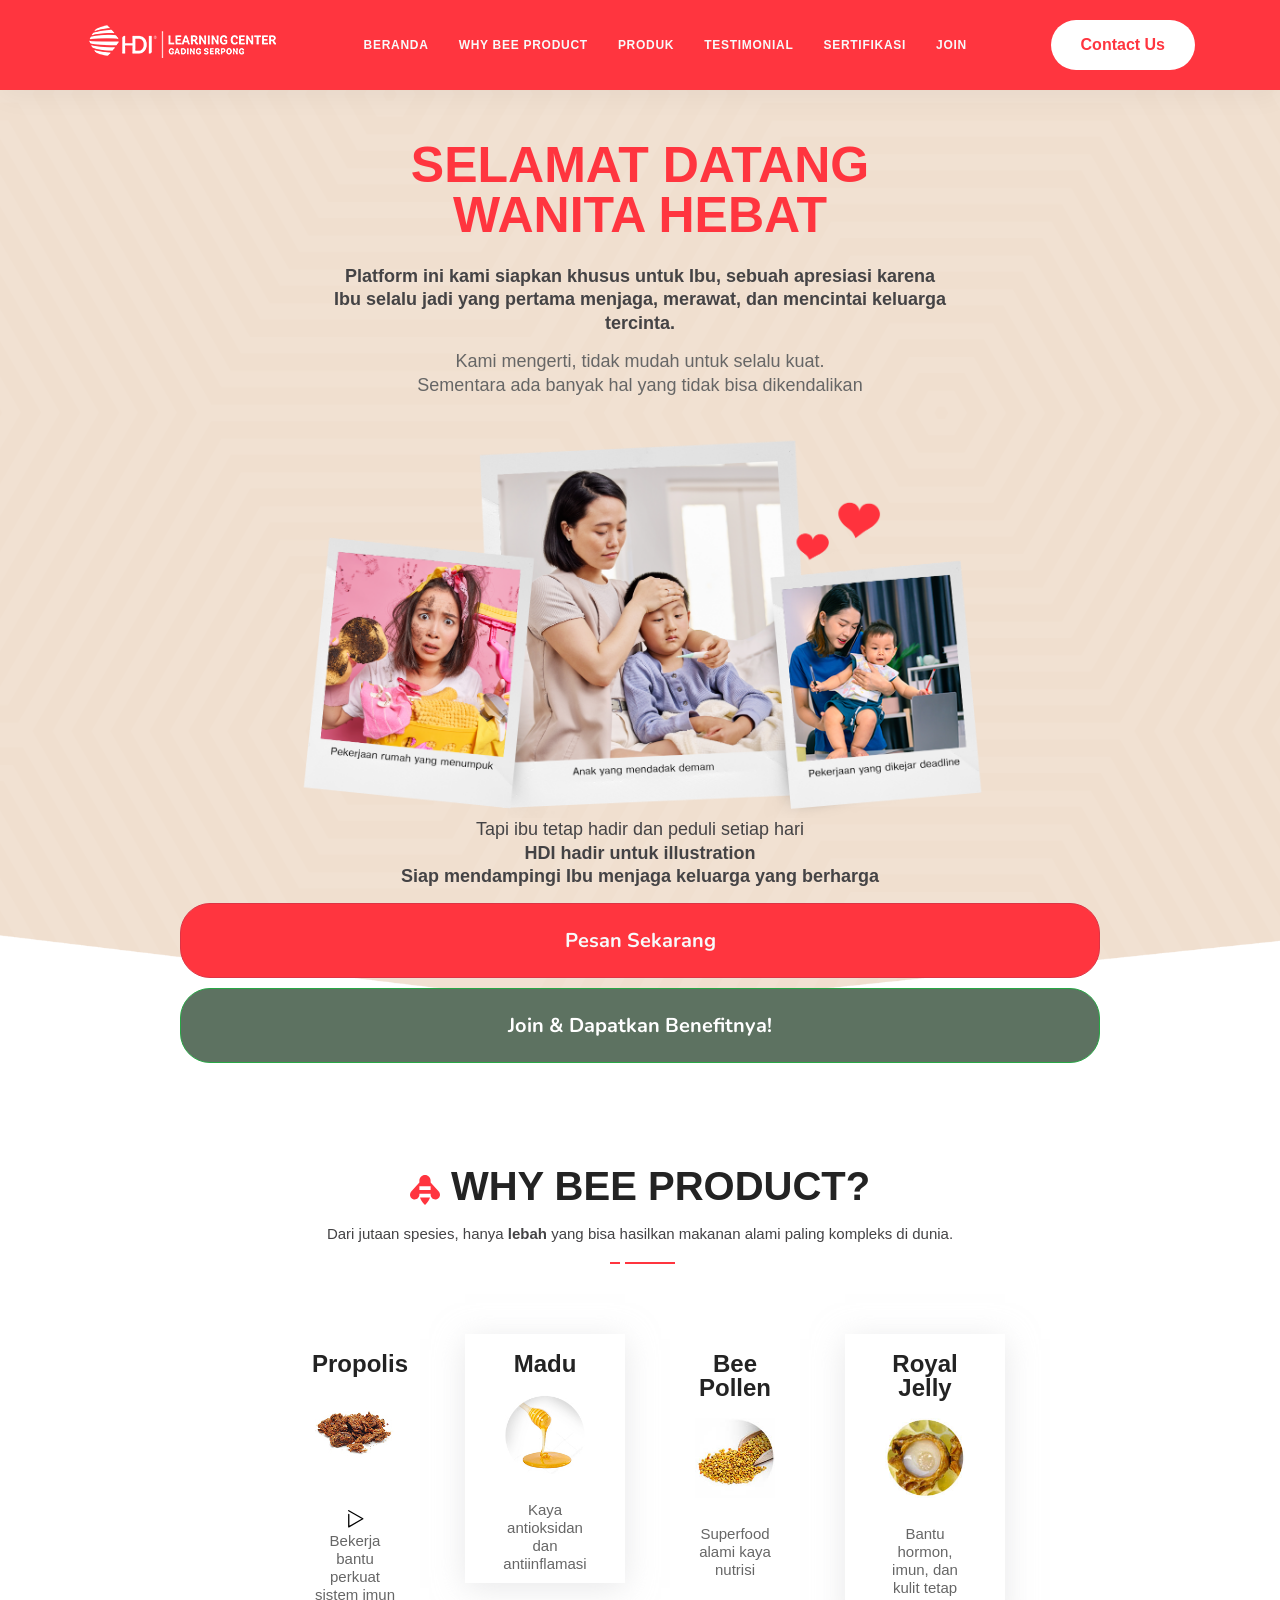
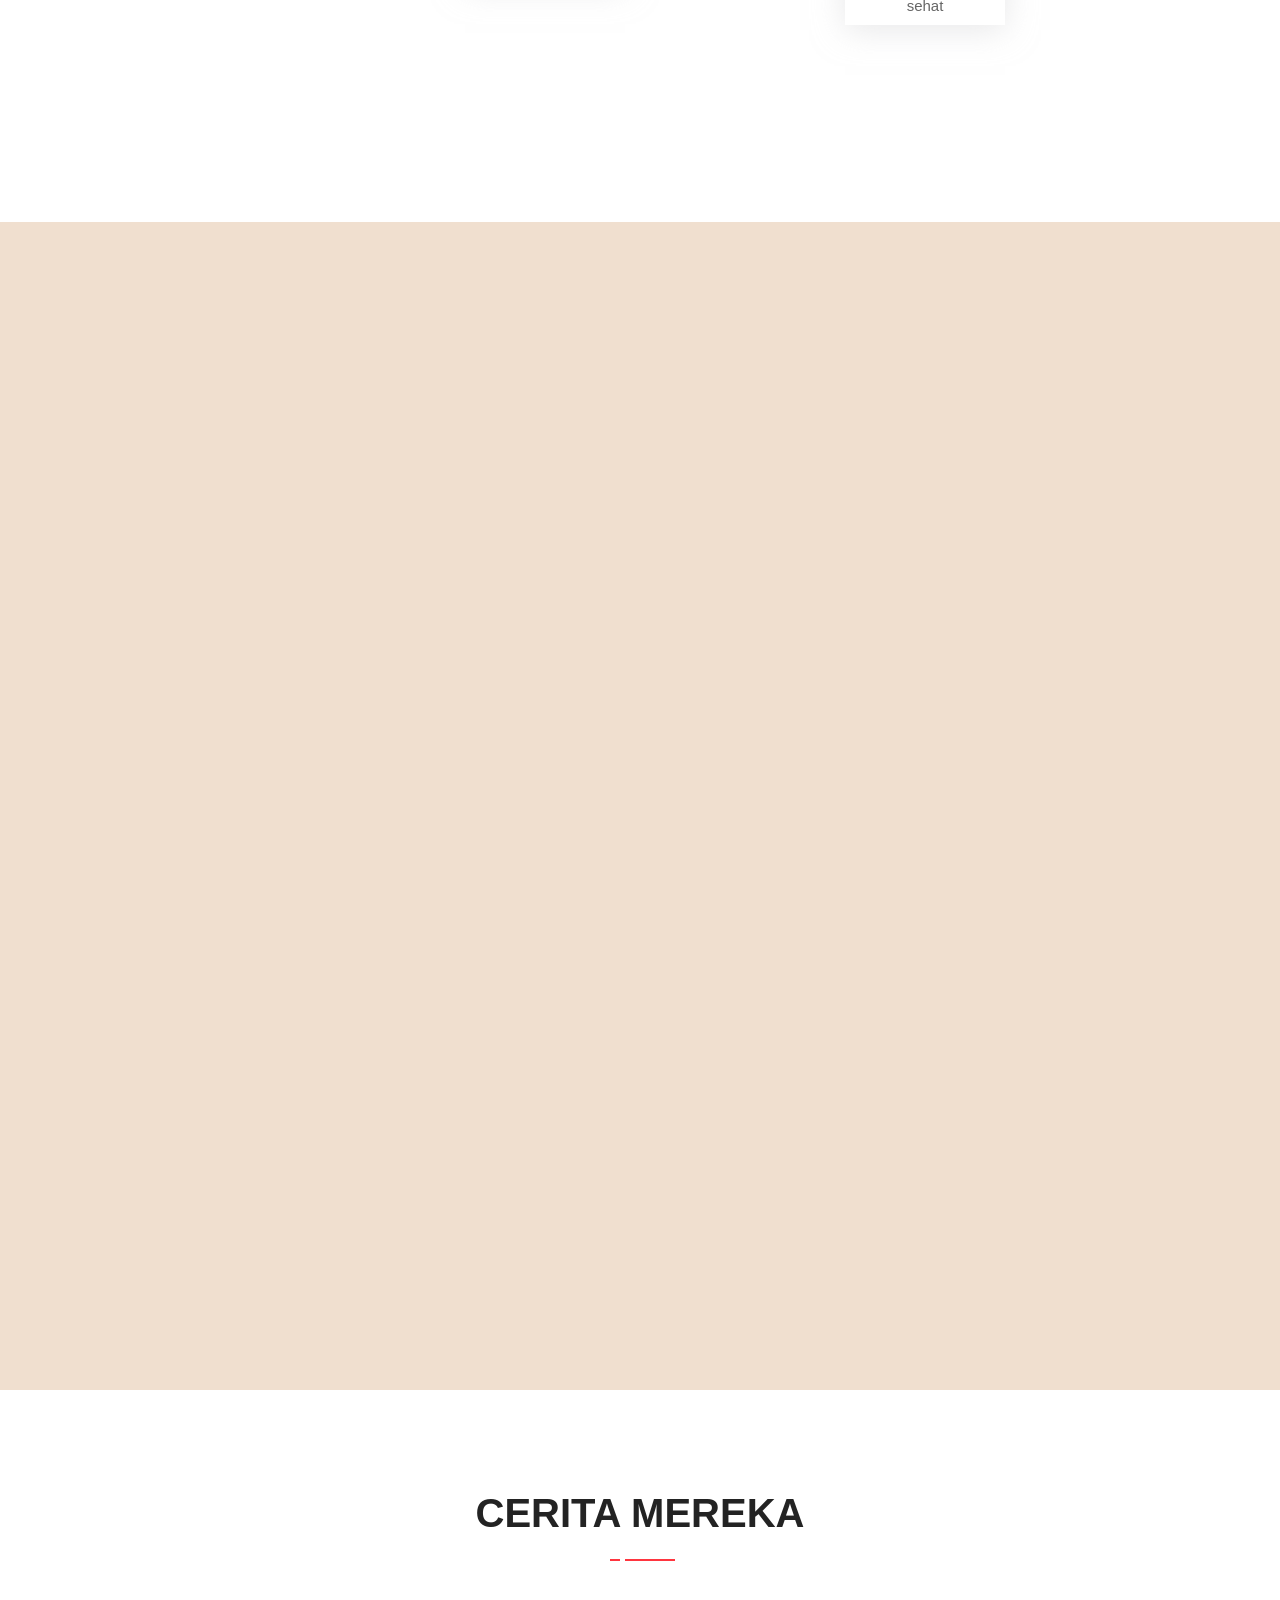
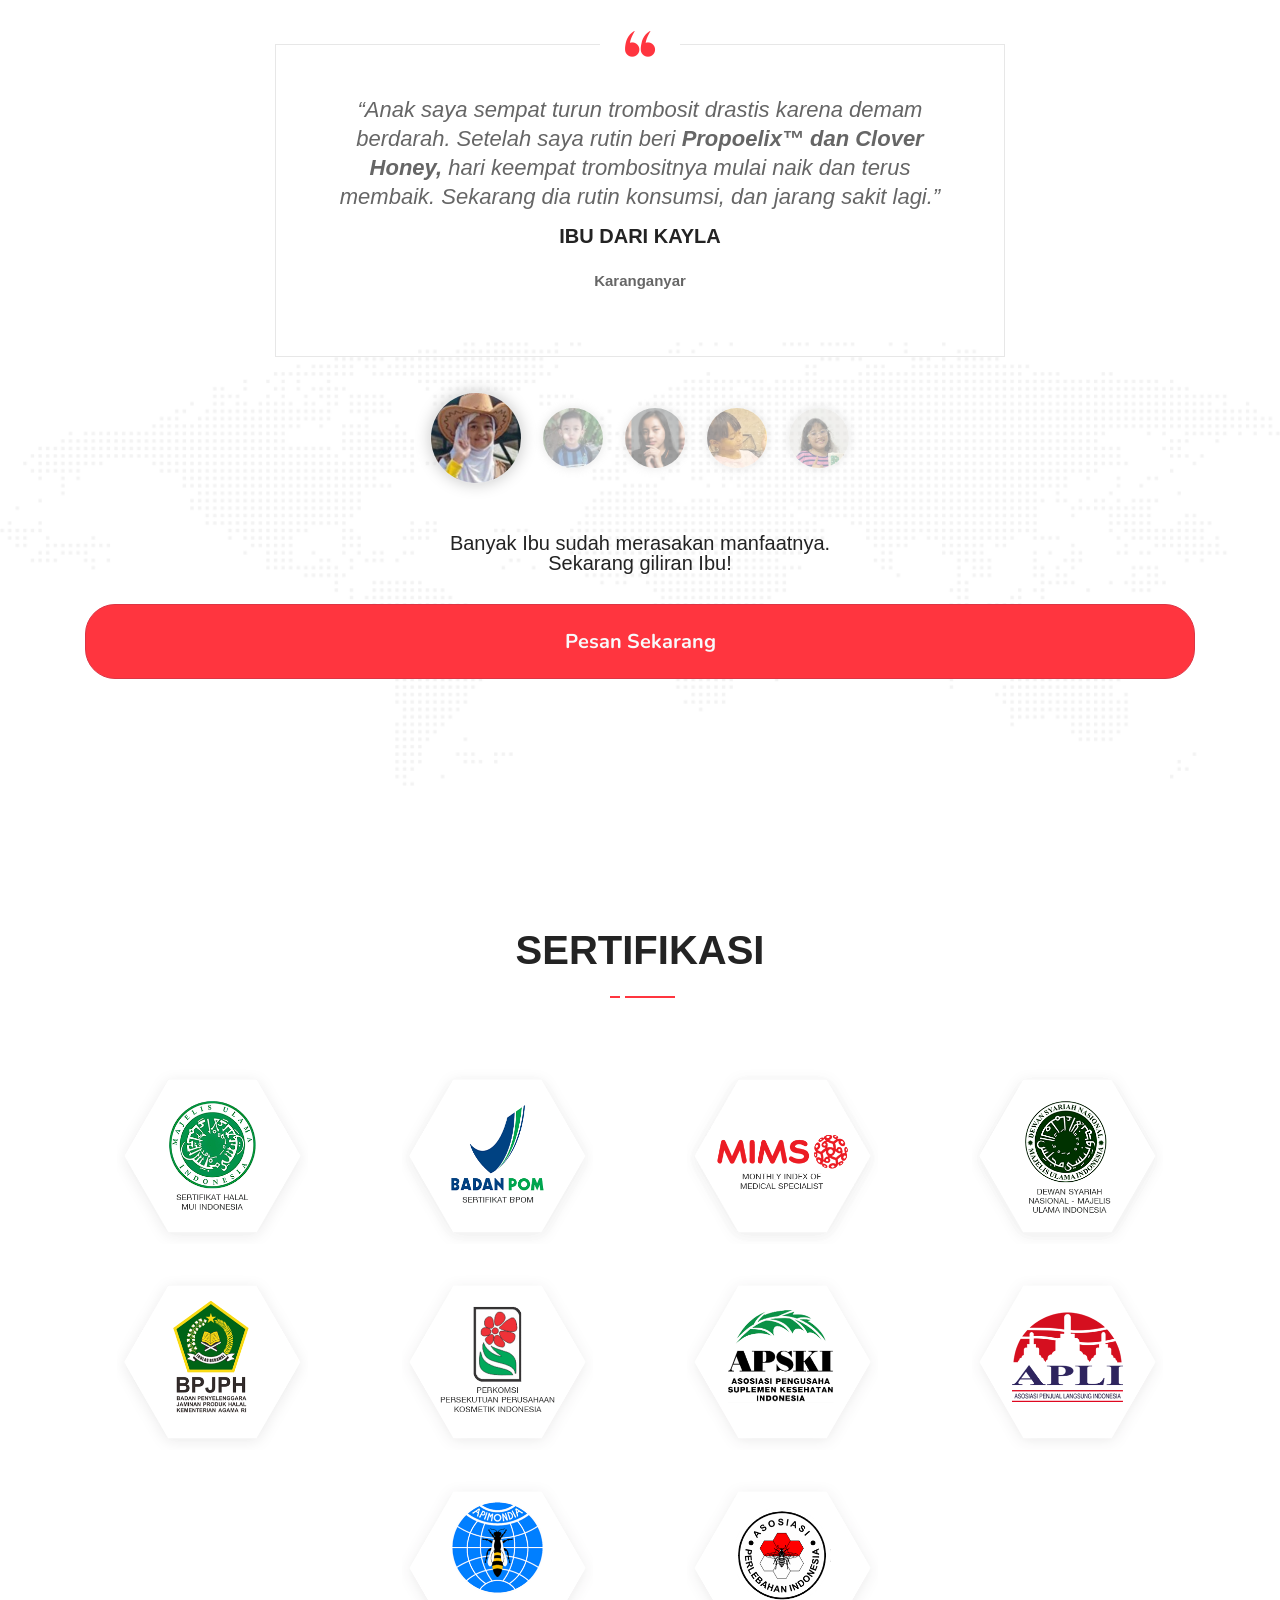
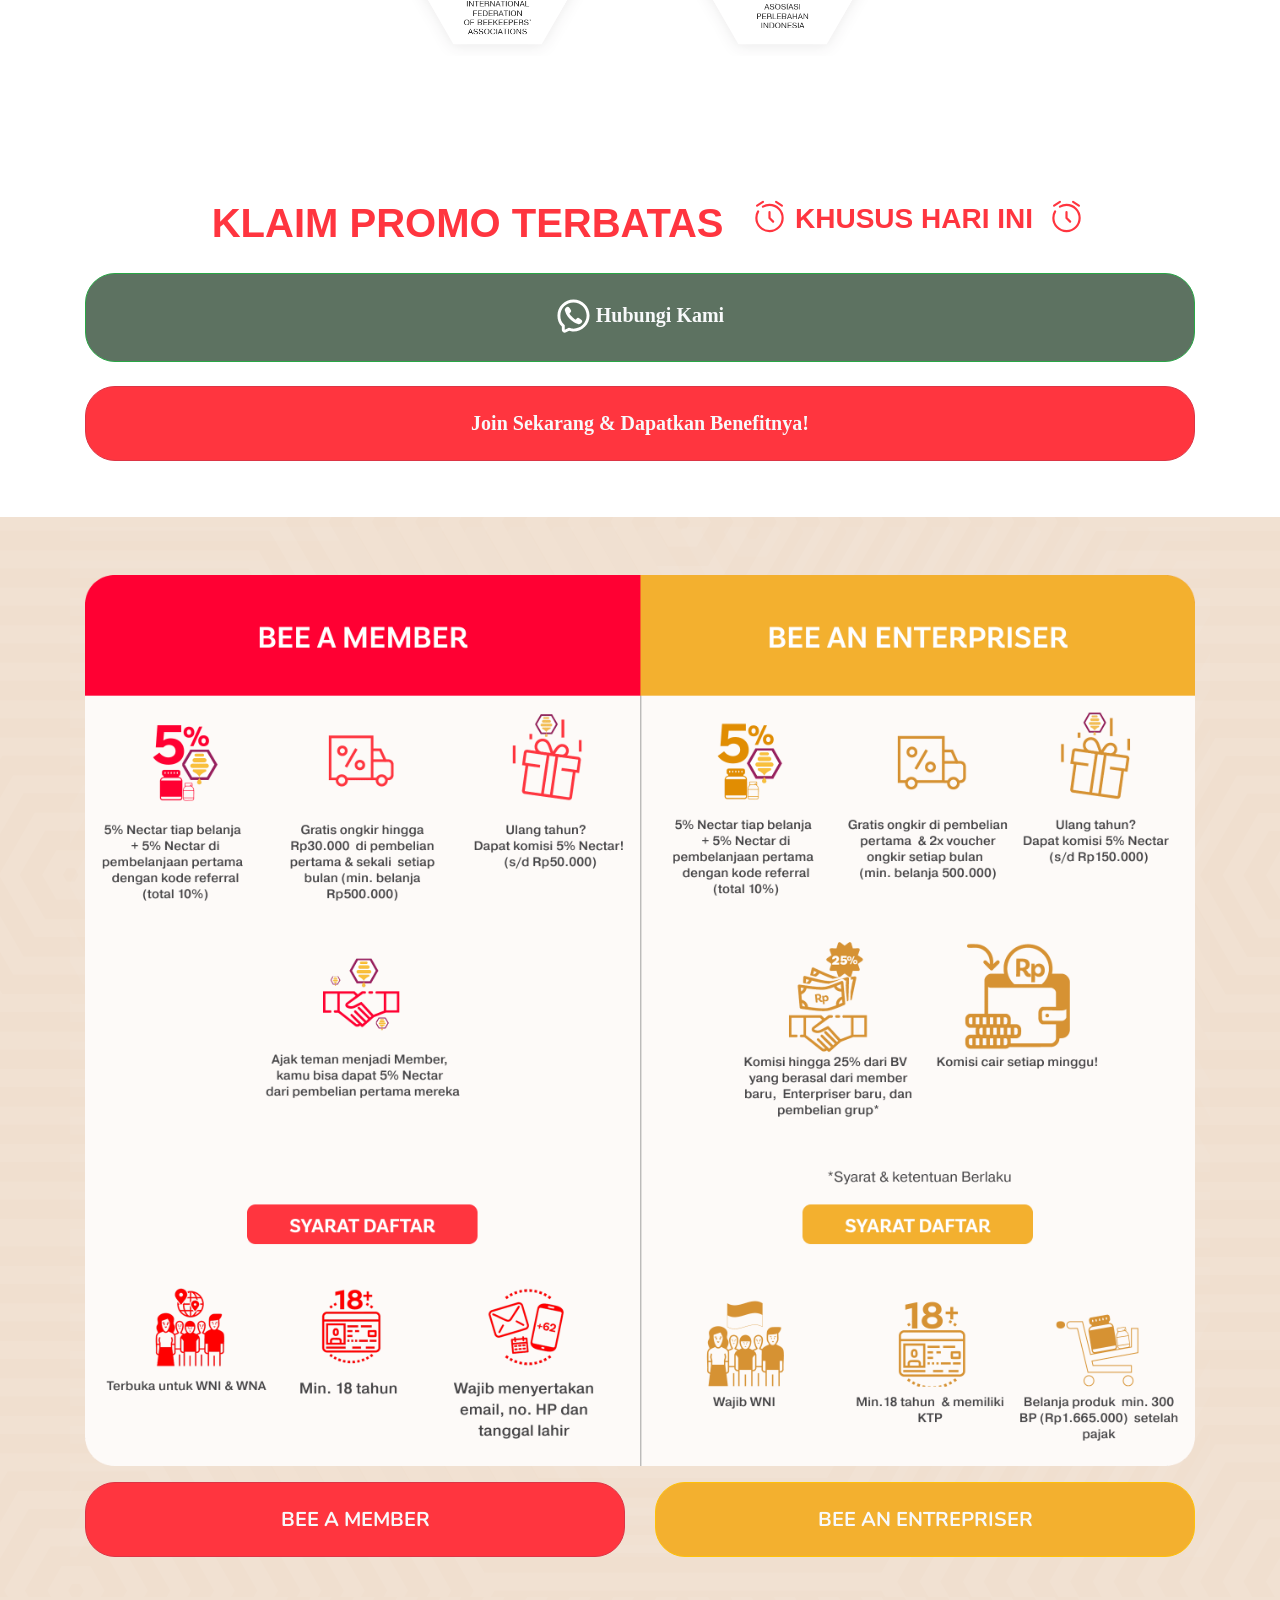
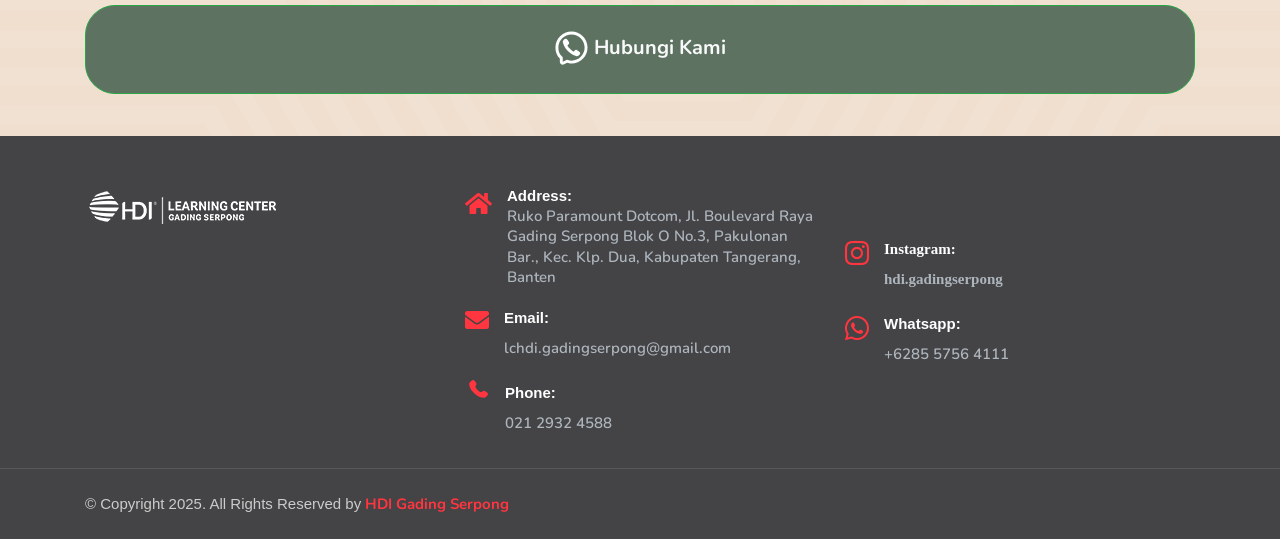
<file: index.html>
<!DOCTYPE html>
<html lang="en">

<head>
    <meta charset="utf-8">
    <meta http-equiv="X-UA-Compatible" content="IE=edge">
    <meta name="viewport" content="width=device-width, initial-scale=1">
    <meta name="description" content="Promo HDI Gading Serpong">

    <title>Promo HDI Gading Serpong</title>

    <link rel="apple-touch-icon" sizes="57x57" href="assets/favicon/apple-icon-57x57.png">
    <link rel="apple-touch-icon" sizes="60x60" href="assets/favicon/apple-icon-60x60.png">
    <link rel="apple-touch-icon" sizes="72x72" href="assets/favicon/apple-icon-72x72.png">
    <link rel="apple-touch-icon" sizes="76x76" href="assets/favicon/apple-icon-76x76.png">
    <link rel="apple-touch-icon" sizes="114x114" href="assets/favicon/apple-icon-114x114.png">
    <link rel="apple-touch-icon" sizes="120x120" href="assets/favicon/apple-icon-120x120.png">
    <link rel="apple-touch-icon" sizes="144x144" href="assets/favicon/apple-icon-144x144.png">
    <link rel="apple-touch-icon" sizes="152x152" href="assets/favicon/apple-icon-152x152.png">
    <link rel="apple-touch-icon" sizes="180x180" href="assets/favicon/apple-icon-180x180.png">
    <link rel="icon" type="image/png" sizes="192x192"  href="assets/favicon/android-icon-192x192.png">
    <link rel="icon" type="image/png" sizes="32x32" href="assets/favicon/favicon-32x32.png">
    <link rel="icon" type="image/png" sizes="96x96" href="assets/favicon/favicon-96x96.png">
    <link rel="icon" type="image/png" sizes="16x16" href="assets/favicon/favicon-16x16.png">
    <link rel="manifest" href="assets/favicon/manifest.json">
    <meta name="msapplication-TileColor" content="#ffffff">
    <meta name="msapplication-TileImage" content="assets/favicon/ms-icon-144x144.png">
    <meta name="theme-color" content="#ffffff">

    <link href="assets/css/bootstrap.min.css" rel="stylesheet" />
    <link href="assets/css/font-awesome.min.css" rel="stylesheet" />
    <link href="assets/css/themify-icons.css" rel="stylesheet" />
    <link href="assets/css/elegant-icons.css" rel="stylesheet" />
    <link href="assets/css/flaticon-set.css" rel="stylesheet" />
    <link href="assets/css/magnific-popup.css" rel="stylesheet" />
    <link href="assets/css/owl.carousel.min.css" rel="stylesheet" />
    <link href="assets/css/owl.theme.default.min.css" rel="stylesheet" />
    <link href="assets/css/animate.css" rel="stylesheet" />
    <link href="assets/css/bootsnav.css" rel="stylesheet" />
    <link href="assets/css/style3.css" rel="stylesheet">
    <link href="assets/css/responsive.css" rel="stylesheet" />
    <link href="assets/bootstrap-icons/font/bootstrap-icons.css" rel="stylesheet" />

    <link rel="stylesheet" href="https://cdnjs.cloudflare.com/ajax/libs/font-awesome/5.15.4/css/all.min.css">
    <link href="https://fonts.googleapis.com/css2?family=Nunito:wght@200;300;400;600;700;800&display=swap" rel="stylesheet">

</head>

<body>

    <div class="se-pre-con"></div>

 <header id="home">
        <nav class="navbar navbar-default navbar-sticky bootsnav on no-full">

            <div class="container">

                <div class="attr-nav">
                    <ul>
                        <li class="button"><a href="https://wa.me/628557564111?text=Halo%20kak,%20saya%20mau%20tanya%20tentang%20produk%20HDI-nya" target="_blank" style="color:var(--red-hdi);font-family: var(--font-main); background-color: white;">Contact Us</a></li>
           
                    </ul>
                </div>        
                <div class="navbar-header">
                    <button type="button" class="navbar-toggle" data-toggle="collapse" data-target="#navbar-menu">
                        <i class="fa fa-bars text-light"></i>
                    </button>
                    <a class="navbar-brand" href="index.html">
                        <img src="assets/img/logo-lights.png" class="logo" alt="Logo">
                    </a>
                </div>

                <div class="collapse navbar-collapse" id="navbar-menu">
                    <ul class="nav navbar-nav navbar-center bg-red-hdi" data-in="#" data-out="#">

                        <li>
                            <a class="smooth-menu main-font text-light" href="#hero">Beranda</a>
                        </li>

                        <li>
                            <a class="smooth-menu main-font text-light" href="#benefit">why bee product</a>
                        </li>
                        <li>
                            <a class="smooth-menu main-font text-light" href="#favorit">Produk</a>
                        </li>

                        <li>
                            <a class="smooth-menu main-font text-light" href="#testimonial">Testimonial</a>
                        </li>

                        <li>
                            <a class="smooth-menu main-font text-light" href="#sertifikasi">sertifikasi</a>
                        </li>

                        <li>
                            <a class="smooth-menu main-font text-light" href="#join">join</a>
                        </li>
                        
                    </ul>
                </div>
            </div>
        </nav>
    </header>


    <div id="hero" class="banner-area solid-nav text-capitalized auto-height text-center bg-theme bg-cover" style="background-image: url(assets/img/shape/pattern-hdi.png);">
        <div class="container">
            <div class="content-box">

                <div class="row align-center">
                    <div class="col-lg-8 offset-lg-2 info">
                        <h2 class="wow fadeInDown red-hdi" data-wow-duration="1s"><strong>SELAMAT DATANG <br> WANITA HEBAT</strong></h2>
                        <p class="wow fadeInUp black-hdi" style="line-height: 1.3;" data-wow-duration="1.5s">
                           <strong> Platform ini kami siapkan khusus untuk Ibu, sebuah apresiasi karena Ibu selalu jadi yang pertama menjaga, merawat, dan mencintai keluarga tercinta.</strong></p>
                            <div class="mt-2"> </div>

                            <p class="wow fadeInUp" style="line-height: 1.3;">Kami mengerti, tidak mudah untuk selalu kuat.
                                <br> Sementara ada banyak hal yang tidak bisa dikendalikan 
                            </p>
                        
                    </div>

                    <div class="col-lg-10 offset-lg-1 wow fadeInUp" data-wow-duration="1s">
                        <div class="thumb-innner">

                            <img class="img-fluid image-hero mt-lg-0 d-none d-md-block d-lg-block mx-auto w-75" src="assets/img/hero.png" alt="Thumb">

                            <p class="wow fadeInLeft black-hdi text-center d-none d-md-block d-lg-block" style="line-height: 1.3;" data-wow-duration="1.5s"> 
                                Tapi ibu tetap hadir dan peduli setiap hari
                                <br>
                                <span style="font-weight: 600;">HDI hadir untuk illustration  <br>
                                Siap mendampingi Ibu menjaga keluarga yang berharga</span>
                            </p>


                            <img class="img-fluid image-hero d-block d-md-none d-lg-none mt-lg-0" src="assets/img/herohp.png" alt="Thumb">

                            <p class="wow fadeInLeft mt-2 black-hdi text-center d-block d-md-none d-lg-none" style="line-height: 1.3; font-size: 10pt;" data-wow-duration="1.5s"> 
                                Tapi ibu tetap hadir dan peduli setiap hari
                                <br>
                                <span style="font-weight: 600;">HDI hadir untuk itu <br>
                                Siap mendampingi Ibu menjaga keluarga yang berharga</span>
                            </p>

                        </div>

                        <a class="btn w-100 w-md-75 btn-danger mt-2 mt-md-0 mt-lg-0 py-4 text-light" href="https://api.whatsapp.com/send/?phone=628557564111&text=Halo+kak%2C+saya+mau+tanya+tentang+produk+HDI-nya&type=phone_number&app_absent=0" style="visibility: visible; animation-duration: 1.8s; animation-name: fadeInDown; border-radius: 30px !important;font-size: 20px;" data-wow-duration="1.8s" target="_blank"> Pesan Sekarang</a>


                        <a class="btn w-100 btn-success w-md-75 py-4 text-lightn smooth-menu" href="#join" style="visibility: visible; animation-duration: 1.8s; animation-name: fadeInDown; border-radius: 30px !important;font-size: 20px;" data-wow-duration="1.8s" target="_blank"> Join & Dapatkan Benefitnya!
                        </a>
    
                    </div>


                </div>
            </div>
        </div>
      
        <div class="fixed-shape-bottom">
            <img src="assets/img/shape/3.png" alt="Shape">
        </div>
        
    </div>


    <div id="benefit" class="features-area default-padding">
        <div class="container">
            <div class="row">
                <div class="col-lg-8 offset-lg-2 wow fadeInUp" data-wow-duration="1s">
                   
                    <div class="site-heading text-center ">
                        <!-- <h2 style="color:var(--red-hdi) !important;">Benefit</h2> -->
                        <h2 class="area-title"><img src="assets/img/icon/bee.svg    " style="width: 30px;height: 30px;" alt=""> WHY BEE PRODUCT?</h2>
                         <p class="wow fadeInLeft black-hdi text-center" style="line-height: 1.3;" data-wow-duration="1.5s"> 
                            Dari jutaan spesies, hanya <strong>lebah</strong> yang bisa hasilkan makanan alami paling kompleks di dunia.
                    </p>
                    
                        <div class="devider"></div>
                    </div>
                </div>
            </div>
        </div>
        <div class="container">
            <div class="features-items text-center">
                <div class="row d-flex justify-content-center" style="line-height: 1.2;">
                
                    <div class="single-item col-lg-2 col-md-6 wow fadeInLeft" data-wow-duration="3s">
                        <div class="item">
                            <h4 class="mt-2">Propolis</h4>
                            <div class="icon">
                               
                                <img src="assets/img/illustration/4.jpg" alt="">
                               
                                <a href='#'class='playBut'>
                                    <!-- Generator: Adobe Illustrator 19.0.0, SVG Export Plug-In  -->
                                    <svg version="1.1"
                                    xmlns="http://www.w3.org/2000/svg" xmlns:xlink="http://www.w3.org/1999/xlink" xmlns:a="http://ns.adobe.com/AdobeSVGViewerExtensions/3.0/"
                                    x="0px" y="0px" width="40px" height="auto" viewBox="0 0 213.7 213.7" enable-background="new 0 0 213.7 213.7"
                                    xml:space="preserve">
                                    <polygon class='triangle' id="XMLID_18_" fill="none" stroke-width="7" stroke-linecap="round" stroke-linejoin="round" stroke-miterlimit="10" points="
                                        73.5,62.5 148.5,105.8 73.5,149.1 "/>
                                    <circle class='circle' id="XMLID_17_" fill="none"  stroke-width="7" stroke-linecap="round" stroke-linejoin="round" stroke-miterlimit="10" cx="106.8" cy="106.8" r="103.3"/>
                                    </svg>
                                </a>
                                

                            </div>
                            

                            <p class="mb-5">Bekerja bantu perkuat sistem imun</p>        

                           
                        </div>
                        
                    </div>

                    <div class="single-item col-lg-2 col-md-6  wow fadeInLeft" data-wow-duration="3s">
                        <div class="item">
                            <h4 class="mt-2"> Madu</h4>
                            <div class="icon">
                                <img src="assets/img/illustration/hn.jpg" alt="">
                            </div>
                            <p>Kaya antioksidan dan antiinflamasi</p>
                        </div>
                    </div>

                    <div class="single-item col-lg-2 col-md-6 wow fadeInLeft" data-wow-duration="3s">
                        <div class="item">
                            <h4 class="mt-2">Bee Pollen</h4>
                            <div class="icon">
                                <img src="assets/img/illustration/1.jpg" alt="">
                            </div>
                            <p>Superfood alami kaya nutrisi</p>
                        </div>
                    </div>

                    <div class="single-item col-lg-2 col-md-6 wow fadeInLeft" data-wow-duration="3s">
                        <div class="item">
                            <h4 class="mt-2">Royal Jelly</h4>
                            <div class="icon">
                                <img src="assets/img/illustration/2.jpg" alt="">
                            </div>
                            <p>Bantu hormon, imun, dan kulit tetap sehat</p>
                        </div>
                    </div>

                    <div class="single-item col-lg-12 col-md-12">
                        
                    <!-- <p class="wow fadeInLeft black-hdi" data-wow-duration="1.5s">
                        Untuk keluarga sehat, ibu perlu nutrisi alami yang bantu jaga imun, stamina, dan keseimbangan tubuh
                     </p> -->
                    </div>

                </div>
            </div>
        </div>

    </div>

    <div id="favorit" class="features-carousel-area carousel-shadow half-bg bg-cream default-padding wow fadeInRight" data-wow-duration="3s" style="background-image: url(assets/img/shape/pattern-hdi.png);padding-top: 20px !important;">

        <div class="shape-bottom">
            <img src="assets/img/shape/1.svg" alt="Shape">
        </div>

        <div class="container">
            <div class="row">
                <div class="col-lg-8 offset-lg-2">
                    <div class="site-heading text-center">
                        <h2 class="area-title">HDI KIDS BEE PRODUCT ESSENTIALS</h2>
                        <div class="devider"></div>
                    </div>
                </div>
            </div>
        </div>
        <div class="container">
            <div class="row">
                <p class="mx-auto"> Swipe <img class="img-fluid mx-auto ml-5" src="assets/img/icon/right.svg" style="width: 35px;" alt="">  </p>

                <div class="col-lg-12">


                    <div class="feature-2-col-carousel owl-carousel owl-theme" style="line-height: 1.3;">

                        <div class="item">
                            <div class="icon">
                                <img src="assets/img/produk/ch.png" class="img-fluid mx-auto" style="width: 200px;" alt="">
                            </div>

                            <div class="info">
                                <h4 class="mt-2 text-center">HDI Clover Honey </h4>
                                <p class="mt-2">Madu murni yang diproses tanpa pemanasan, menjaga enzim dan nutrisi tetap utuh. Membantu
                                pencernaan, mengurangi sembelit, mendukung bakteri baik di usus, serta mempercepat
                                pemulihan luka. Dengan indeks glikemik rendah, aman untuk anak dan penderita diabetes.</p>
                                <a class="btn circle bg-red-hdi text-light w-100 btn-sm smooth-menu" href="#main">Beli Sekarang</a>
                            </div>
                        </div>

                        <div class="item">
                            <div class="icon">
                                <img src="assets/img/produk/bp.png" class="img-fluid mx-auto" style="width: 200px;" alt="">
                            </div>

                            <div class="info" >
                                <h4 class="mt-2 text-center">HDI Kids™ HoneyBee PollenS</h4>
                                <p class="mt-2" style="padding-bottom: 20px;">Suplemen bee pollen khusus anak yang membantu melengkapi asupan nutrisi, mendukung
                                    daya pikir, konsentrasi, serta memberi perlindungan antioksidan alami. Rasanya vanila dan
                                    madu, disukai anak, mudah dikonsumsi setiap hari.
                                    </p>
                                <a class="btn circle bg-red-hdi text-light w-100 btn-sm smooth-menu" href="#main">Beli Sekarang</a>
                            </div>
                        </div>

                        <div class="item">
                            <div class="icon">
                                <img src="assets/img/produk/g.png" class="img-fluid mx-auto" style="width: 200px;" alt="">
                            </div>

                            <div class="info" >
                                <h4 class="mt-2 text-center">HDI Kids™ Gummy Bees</h4>
                                <p class="mt-2" style="padding-bottom: 20px;">Gummy rasa stroberi dan anggur hijau, kaya vitamin C, tanpa gelatin, pewarna, atau perasa
                                    buatan. Membantu menjaga daya tahan tubuh anak supaya tetap sehat dan aktif. Praktis,
                                    tinggal kunyah!
                                    
                                    </p>
                                    <a class="btn circle bg-red-hdi text-light w-100 btn-sm smooth-menu" href="#main">Beli Sekarang</a>
                            </div>
                        </div>

                        <div class="item">
                            <div class="icon">
                                <img src="assets/img/produk/h.png" class="img-fluid mx-auto" style="width: 200px;" alt="">
                            </div>

                            <div class="info" >
                                <h4 class="mt-2 text-center">HDI Kids™ Hunny Bees</h4>
                                <p class="mt-2" style="padding-bottom: 20px;">Diformulasikan untuk meredakan batuk kering maupun berdahak pada anak, sekaligus
                                    mendukung kekebalan tubuh. Rasanya enak, aman tanpa bahan kimia, dan bisa diminum
                                    langsung atau dicampur dengan air. 
                                    
                                    
                                    </p>
                                    <a class="btn circle bg-red-hdi text-light w-100 btn-sm smooth-menu" href="#main">Beli Sekarang</a>
                            </div>
                        </div>

                        <div class="item">
                            <div class="icon">
                                <img src="assets/img/produk/q.png" class="img-fluid mx-auto" style="width: 200px;" alt="">
                            </div>

                            <div class="info" >
                                <h4 class="mt-2 text-center">HDI Kids™ Q Bees</h4>
                                <p class="mt-2">Tablet kunyah untuk mendukung fokus, memori, perkembangan otak, serta menjaga kesehatan
                                    tulang. Diperkaya bee pollen, ekstrak Bacopa monnieri, kalsium, magnesium, dan kalium. Anak
                                    makin semangat belajar, kuat, dan sehat!
                                    </p>
                                    <a class="btn circle bg-red-hdi text-light w-100 btn-sm smooth-menu" href="#main">Beli Sekarang</a>
                            </div>
                        </div>


                    </div>
                </div>
            </div>
        </div>

        <div class="container">
            <div class="col-lg-12 mt-5">

                <div class="cta d-flex flex-column">
                    <h5 class="mx-auto "> Siap lindungi keluarga secara alami?</h5>
                <a class="btn btn-success w-100 w-md-75 mt-0 mt-lg-3 py-4 text-light mx-auto mb-5 smooth-menu" href="#main" style="visibility: visible; animation-duration: 1.8s; animation-name: fadeInDown; border-radius: 30px !important;font-size: 20px;" data-wow-duration="1.8s"> KLAIM PROMO <img src="assets/img/icon/hand-down.svg" style="width: 35px;" alt=""></a>
                </div>
            </div>
        </div>
    </div>

    <div  id="testimonial" class="testimonials-area default-padding wow fadeInUp" data-wow-duration="1.5s">

        <!-- Fixed BG -->
        <div class="fixed-bg" style="background-image: url(assets/img/map.svg);"></div>
        <!-- Fixed BG -->
                        
        <div class="container">
            <div class="row">
                <div class="col-lg-8 offset-lg-2">
                    <div class="site-heading text-center">
                        <h2 class="area-title">CERITA MEREKA</h2>
                        <div class="devider"></div>
                    </div>
                </div>
            </div>
        </div>
        <div class="container">
            <div class="row">
                <div class="col-lg-8 offset-lg-2">
                    <div class="testimonial-items text-center">
                        <div class="carousel slide" data-ride="carousel" id="testimonial-carousel">
                            <div class="carousel-inner">

                                <div class="carousel-item active">
                                    <i class="flaticon-left-quotes-sign"></i>
                                    <p>
                                        “Anak saya sempat turun trombosit drastis 
                                        karena demam berdarah. Setelah saya 
                                        rutin beri <strong>Propoelix™  dan Clover Honey,</strong> 
                                        hari keempat trombositnya mulai naik dan 
                                        terus membaik. Sekarang dia rutin 
                                        konsumsi, dan jarang sakit lagi.” 
                                    </p>
                                    <h4>Ibu dari Kayla</h4>
                                    <span>Karanganyar</span>
                                </div>

                                <div class="carousel-item">
                                    <i class="flaticon-left-quotes-sign"></i>
                                    <p>
                                        Furqan anak yang aktif, tapi pernah terkena demam, pilek,
                                        batuk berkepanjangan hingga seminggu meski sudah
                                        minum obat dokter. Setelah diberikan <strong> HDI Clover Honey
                                        dan HDI Kids,</strong> batuknya berangsur sembuh, dan hingga
                                        sekarang Furqan tidak mudah sakit lagi.
                                    </p>
                                    <h4>Ibu dari Furqan</h4>
                                    <span>Sumenep</span>
                                </div>

                                <div class="carousel-item">
                                    <i class="flaticon-left-quotes-sign"></i>
                                    <p>
                                       "Nggak cuma sehat aja, jadi bagian dari HDI banyak cuannya. Saya bisa punya income tambahan, dapat komunitas yang asik, bahkan jalan-jalan ke luar negri!"  
                                    </p>
                                    <h4>Fransiska</h4>
                                    <span>Jakarta</span>
                                </div>

                                <div class="carousel-item">
                                    <i class="flaticon-left-quotes-sign"></i>
                                    <p>
                                        Graciella selalu konsumsi <strong> HDI Kids Gummy Bees</strong> dan
                                        suka banget! Rasanya enak, ada dua pilihan, stroberi
                                        dan anggur hijau. Selain enak, gummy ini juga
                                        bergizi. Bukan cuma sekadar camilan, tapi kaya
                                        manfaat. Ini jadi favoritnya.                                        
                                    </p>
                                    <h4>Ibu dari Graciella</h4>
                                    <span> Cibubur </span>
                                </div>

                                <div class="carousel-item">
                                    <i class="flaticon-left-quotes-sign"></i>
                                    <p>
                                        Sejak rutin konsumsi <strong> HDI Kids Hunny Bees,</strong> Azkia
                                        yang dulu sering sakit tenggorokan kini jarang sakit.
                                        Rasanya enak, manis alami dari madu, jadi mudah
                                        diminum tanpa dipaksa. Produk ini juga membantu
                                        mencegah batuk, meningkatkan daya tahan tubuh,
                                        dan bikin tenggorokan terasa nyaman — jadi andalan
                                        sehari-hari di rumah.                                    
                                    </p>
                                    <h4>Ibu dari Azkia Adisty</h4>
                                    <span> Jakarta</span>
                                </div>
                            </div>
                            <!-- End Carousel Content -->

                            <!-- Carousel Indicators -->
                            <ol class="carousel-indicators">
                                <li data-target="#testimonial-carousel" data-slide-to="0" class="active">
                                    <img src="assets/img/testimonial/kayla.jpg" alt="Thumb">
                                </li>
                                <li data-target="#testimonial-carousel" data-slide-to="1">
                                    <img src="assets/img/testimonial/al.jpg" alt="Thumb">
                                </li>
                                <li data-target="#testimonial-carousel" data-slide-to="2">
                                    <img src="assets/img/testimonial/siska.jpg">
                                </li>

                                <li data-target="#testimonial-carousel" data-slide-to="3">
                                    <img src="assets/img/testimonial/grace.jpeg">
                                </li>

                                <li data-target="#testimonial-carousel" data-slide-to="4">
                                    <img src="assets/img/testimonial/azkia.jpg">
                                </li>

                            </ol>
                        </div>
                    </div>
                </div>

                <div class="col-lg-12 mt-5">
                    <div class="cta d-flex flex-column">
                        <h5 class="mx-auto text-center">Banyak Ibu sudah merasakan manfaatnya. <br>Sekarang giliran Ibu!</h5>
                    <a class="btn btn-danger w-100 w-md-75 mt-0 mt-lg-3 py-4 text-light mx-auto mb-5 smooth-menu" href="#main" style="visibility: visible; animation-duration: 1.8s; animation-name: fadeInDown; border-radius: 30px !important;font-size: 20px;" data-wow-duration="1.8s"> Pesan Sekarang</a>
                    </div>
                </div>
                
            </div>
        </div>
    </div>

    <div id="sertifikasi" class="features-area default-padding wow fadeInUp" data-wow-duration="2s">
        <div class="container">
            <div class="row">
                <div class="col-lg-8 offset-lg-2">
                    
                    <div class="site-heading text-center ">
                        <h2 class="area-title"> SERTIFIKASI </h2>
                            
                        <div class="devider"></div>
                    </div>
                </div>
            </div>
        </div>

        <div class="container">
            <div class="features-items text-center">
                <div class="row d-flex justify-content-center">
                    
                    <!-- Single Item -->
                    <div class="single-item col-md-3 col-sm-3 d-none d-sm-block">
                        <img src="assets/img/sertifikasi/mui.webp" class="img-fluid w-75">
                    </div>

                    <div class="single-item col-md-3 col-sm-3 d-none d-sm-block">
                        <img src="assets/img/sertifikasi/bpom.webp" class="img-fluid w-75">
                    </div>

                    <div class="single-item col-md-3 col-sm-3 d-none d-sm-block">
                        <img src="assets/img/sertifikasi/mims.webp" class="img-fluid w-75">
                    </div>

                    <div class="single-item col-md-3 col-sm-3 d-none d-sm-block">
                        <img src="assets/img/sertifikasi/dsnmui.webp" class="img-fluid w-75">
                    </div>
                
                    <div class="single-item col-md-3 col-sm-3 d-none d-sm-block">
                        <img src="assets/img/sertifikasi/bpjph.webp" class="img-fluid w-75">
                    </div>

                    <div class="single-item col-md-3 col-sm-3 d-none d-sm-block">
                        <img src="assets/img/sertifikasi/perkomsi.png" class="img-fluid w-75">
                    </div>

                    <div class="single-item col-md-3 col-sm-3 d-none d-sm-block">
                        <img src="assets/img/sertifikasi/apski.png" class="img-fluid w-75">
                    </div>

                    <div class="single-item col-md-3 col-sm-3 d-none d-sm-block">
                        <img src="assets/img/sertifikasi/apli.png" class="img-fluid w-75">
                    </div>

                    <div class="single-item col-md-3 col-sm-3 d-none d-sm-block">
                        <img src="assets/img/sertifikasi/apimondia.png" class="img-fluid w-75">
                    </div>

                    <div class="single-item col-md-3 col-sm-3 d-none d-sm-block">
                        <img src="assets/img/sertifikasi/api.png" class="img-fluid w-75">
                    </div>
                
                </div>

                <div class="row d-flex justify-content-center d-none d-sm-block d-md-none">
                    <img src="assets/img/logo-hp.webp" alt="">
                </div>

            </div>
        </div>

    </div>


    <div id="main" class="features-area pt-1 pb-5 wow fadeInUp" data-wow-duration="3s">
        <div class="container">
            <div class="features-items text-center">

                <h2 class="area-title mx-3" style="
            color: var(--red-hdi) !important;
            display: inline-block;
            position: relative;
            "
            id="shakingText">
            <strong>KLAIM PROMO TERBATAS </strong>
            </h2>

            <div class="shake-text">
                <h3 class="mt-2" style="color: var(--red-hdi) !important;">
                    <img src="assets/img/icon/alarm.svg" class="img-fluid mb-2 ml-2" style="width:35px;" alt="">
                    <strong> KHUSUS HARI INI</strong>
                    <img src="assets/img/icon/alarm.svg" class="img-fluid mb-2 ml-2" style="width:35px;" alt="">
                </h3>
            </div>

            <a class="btn btn-success w-100 w-md-75 mt-lg-3 py-4 text-light mx-auto mb-2" href="https://wa.me/628557564111?text=Halo%20kak,%20saya%20mau%20tanya%20tentang%20produk%20HDI-nya" style="visibility: visible; animation-duration: 1.8s; animation-name: fadeInDown; border-radius: 30px !important;font-size: 20px; font-family: 'Basic sans';" data-wow-duration="1.8s" target="_blank"> <img src="assets/img/icon/wa.svg" width="35px;" class="mb-1"alt=""> Hubungi Kami </a>
            </div>



            <div class="features-items text-center">
                <a class="btn btn-danger w-100 w-md-75 mt-lg-3 py-4 text-light mx-auto mb-2 smooth-menu" href="#join" style="visibility: visible; animation-duration: 1.8s; animation-name: fadeInDown; border-radius: 30px !important;font-size: 20px;  font-family: 'Basic sans'" data-wow-duration="1.8s" > Join Sekarang & Dapatkan Benefitnya!</a>
            </div>
        </div>
    </div>

    <div class=" bg-cream pricing-area default-padding-top bottom-less"  style="background-image: url(assets/img/shape/pattern-hdi.png);">
        <!-- Fixed Shape -->
        <div class="shape-top">
            <img src="assets/img/shape/9.png" alt="Shape">
        </div>
        <!-- End Fixed Shape -->
        <div class="container">
            <div  id="join" class="pricing text-center">
                <div class="row"  style="background-image: url(assets/img/shape/pattern-hdi.png);">
                    <div class="col-md-12 d-none mt-5 d-md-block d-lg-block">
                        <img src="assets/img/benefit/benefit_l.webp" class="img-fluid">
                    </div> 

                    <div class="col-md-6 d-none d-md-block d-lg-block">
                        <a class="btn btn-danger w-100 mt-3 py-4 text-light" href="https://www.hdi.com/member-registration?ref=VIRGINIA81&refCenter=G0300" style="visibility: visible; animation-duration: 1.8s; animation-name: fadeInDown; border-radius: 30px !important;font-size: 20px;" data-wow-duration="1.8s" target="_blank"> BEE A MEMBER</a>
                    </div>

                    <div class="col-md-6 d-none d-md-block d-lg-block">
                        <a class="btn btn-warning w-100 mt-3 py-4 text-light " href="https://www.hdi.com/new-registration?ref=VIRGINIA81&refCenter=G0300" style="visibility: visible; animation-duration: 1.8s; animation-name: fadeInDown; border-radius: 30px !important;font-size: 20px;" data-wow-duration="1.8s" target="_blank"> BEE AN ENTREPRISER</a>
                    </div>


                    <div class="col-lg-6 d-block d-md-none my-1">
                        <img src="assets/img/benefit/benefit_m1.webp"  class="img-fluid">
                        <img src="assets/img/benefit/benefit_m2.webp"  class="img-fluid mt-3">
                        
                    </div>

                    <div class="col-lg-6 d-block d-md-none my-4">
                        
                        <a class="btn btn-danger  w-100 mt-2 py-4 text-light " href="https://www.hdi.com/member-registration?ref=VIRGINIA81&refCenter=G0300" style="visibility: visible; animation-duration: 1.8s; animation-name: fadeInDown; border-radius: 30px !important;font-size: 20px;" data-wow-duration="1.8s" target="_blank"> BEE A MEMBER</a>
                        
                        <a class="btn btn-warning w-100 mt-2 py-4 text-light " href="https://www.hdi.com/new-registration?ref=VIRGINIA81&refCenter=G0300" style="visibility: visible; animation-duration: 1.8s; animation-name: fadeInDown; border-radius: 30px !important;font-size: 20px;" data-wow-duration="1.8s" target="_blank"> BEE AN ENTREPRISER</a>
                    </div>

                    
                </div>
                
                <a class="btn btn-success w-100 mt-5 mb-5 py-4 text-light " href="https://api.whatsapp.com/send/?phone=628557564111&text=Halo+kak%2C+saya+mau+tanya+tentang+produk+HDI-nya&type=phone_number&app_absent=0" style="visibility: visible; animation-duration: 1.8s; animation-name: fadeInDown; border-radius: 30px !important;font-size: 20px;" data-wow-duration="1.8s" target="_blank"> <img src="assets/img/icon/wa.svg" width="35px;" class="mb-1">  Hubungi Kami</a>

            </div>
        </div>
    </div>

    <footer class="bg-dark text-light mt-4">
        <!-- <div class="footer-shape">
            <img src="assets/img/shape/4.png" alt="Shape">
        </div> -->
        <div class="container">
            <div class="f-items">
                <div class="row">
                    <div class="col-lg-4 col-md-6 item">
                        <div class="f-item about">
                            <img src="assets/img/logo-lights.png"class="img-fluid  d-none d-md-block d-lg-block" alt="Logo">
                        </div>
                    </div>

                    <div class="col-lg-4 col-md-6 item">
                        <img src="assets/img/logo-lights.png" class="img-fluid mb-4  d-block d-md-none d-lg-none" style=" margin-top: -70px;" alt="Logo">

                        <div class="f-item twitter-widget">
                            <!-- <h4 class="widget-title">Contact Info</h4> -->
                            <div class="address">
                                <ul>
                                    <li>
                                        <div class="icon">
                                            <i class="fas fa-home"></i>
                                        </div>
                                        <div class="content" style="line-height: 1.3;">
                                            <strong>Address:</strong>  <a href="https://g.co/kgs/EyFdfsy" target="_blank">
                                            Ruko Paramount Dotcom, Jl. Boulevard Raya Gading Serpong Blok O No.3, Pakulonan Bar., Kec. Klp. Dua, Kabupaten Tangerang, Banten</a>
                                        </div>
                                    </li>
                                    <li>
                                        <div class="icon">
                                            <i class="fas fa-envelope"></i>
                                        </div>
                                        <div class="content">
                                            <strong>Email:</strong>
                                            <a href="mailto:lchdi.gadingserpong@gmail.com">lchdi.gadingserpong@gmail.com</a>
                                        </div>
                                    </li>
                                    <li>
                                        <div class="icon">
                                            <!-- <i class="fas fa-phone"></i> -->
                                            <img src="assets/img/icon/phone.svg" style="width: 25px;" alt="">
                                        </div>
                                        <div class="content">
                                            <strong>Phone:</strong>
                                            <a href="tel:02129324588">021 2932 4588</a>
                                        </div>
                                    </li>

                                    <li>

                                        <div class="icon d-lg-none d-block">
                                            <i class="bi bi-instagram"></i>
                                        </div>

                                        <div class="content d-lg-none d-block">
                                            <a style=" font-family: pragmatica;"href="https://instagram.com/hdi.gadingserpong" target="_blank">
                                            <strong>Instagram:</strong>
                                            hdi.gadingserpong</a>
                                        </div>
                                    </li>


                                    <li>
                                        <div class="icon d-md-none d-lg-none d-block">
                                            <i class="bi bi-whatsapp"></i>
                                        </div>
                                        <div class="content d-md-none d-lg-none d-block">
                                            <strong>Whatsapp:</strong>
                                            <a href="https://api.whatsapp.com/send/?phone=628557564111&text=Halo+kak%2C+saya+mau+tanya+tentang+produk+HDI-nya&type=phone_number&app_absent=0">+6285 5756 4111</a>
                                        </div>
                                    </li>


                                </ul>
                            </div>
                        </div>

                        
                    </div>

                    
                    <div class="col-lg-4 col-md-6 item mb-4 d-md-none d-lg-block d-none">
                        <div class="f-item twitter-widget">
                            <h4 class="widget-title d-none">Contact Info</h4>
                            <div class="address mt-lg-5">
                                <ul>
                                    <li>
                                        <div class="icon">
                                            <i class="bi bi-instagram"></i>
                                        </div>
                                        <div class="content">
                                            <a style=" font-family: pragmatica;"href="https://instagram.com/hdi.gadingserpong" target="_blank">
                                            <strong>Instagram:</strong>
                                            hdi.gadingserpong</a>
                                        </div>
                                    </li>
                                    <li>
                                        <div class="icon">
                                            <i class="bi bi-whatsapp"></i>
                                        </div>
                                        <div class="content">
                                            <strong>Whatsapp:</strong>
                                            <a href="https://api.whatsapp.com/send/?phone=628557564111&text=Halo+kak%2C+saya+mau+tanya+tentang+produk+HDI-nya&type=phone_number&app_absent=0">+6285 5756 4111</a>
                                        </div>
                                    </li>
                                    
                                </ul>
                            </div>
                        </div>
                    </div>
                    

                </div>
            </div>
        </div>
        <div class="footer-bottom">
            <div class="container">
                <div class="row">
                    <div class="col-lg-6">
                        <p>&copy; Copyright 2025. All Rights Reserved by <a href="#">HDI Gading Serpong</a></p>
                    </div>
                   
                </div>
            </div>
        </div>
    </footer>


    <script>
    const text = document.getElementById('shakingText');
    let i = 0;
    setInterval(() => {
      const x = Math.sin(i) * 10.9;
      const y = Math.cos(i) * 0.9;
      text.style.transform = `translate(${y}px, ${x}px)`;
      i += 0.2;
    }, 50);
    </script>


    <script src="assets/js/jquery-1.12.4.min.js"></script>
    <script src="assets/js/popper.min.js"></script>
    <script src="assets/js/bootstrap.min.js"></script>
    <script src="assets/js/jquery.appear.js"></script>
    <script src="assets/js/jquery.easing.min.js"></script>
    <script src="assets/js/jquery.magnific-popup.min.js"></script>
    <script src="assets/js/modernizr.custom.13711.js"></script>
    <script src="assets/js/owl.carousel.min.js"></script>
    <script src="assets/js/wow.min.js"></script>
    <script src="assets/js/progress-bar.min.js"></script>
    <script src="assets/js/isotope.pkgd.min.js"></script>
    <script src="assets/js/imagesloaded.pkgd.min.js"></script>
    <script src="assets/js/count-to.js"></script>
    <script src="assets/js/YTPlayer.min.js"></script>
    <script src="assets/js/bootsnav.js"></script>
    <script src="assets/js/main.js"></script>
    <script src="assets/js/main.js"></script>

</body>
</html>
</file>
<file: assets/css/themify-icons.css>
@font-face {
	font-family: 'themify';
	src:url('../fonts/themify.eot?-fvbane');
	src:url('../fonts/themify.eot?#iefix-fvbane') format('embedded-opentype'),
		url('../fonts/themify.woff?-fvbane') format('woff'),
		url('../fonts/themify.ttf?-fvbane') format('truetype'),
		url('../fonts/themify.svg?-fvbane#themify') format('svg');
	font-weight: normal;
	font-style: normal;
}

[class^="ti-"], [class*=" ti-"] {
	font-family: 'themify';
	speak: none;
	font-style: normal;
	font-weight: normal;
	font-variant: normal;
	text-transform: none;
	line-height: 1;

	/* Better Font Rendering =========== */
	-webkit-font-smoothing: antialiased;
	-moz-osx-font-smoothing: grayscale;
}

.ti-wand:before {
	content: "\e600";
}
.ti-volume:before {
	content: "\e601";
}
.ti-user:before {
	content: "\e602";
}
.ti-unlock:before {
	content: "\e603";
}
.ti-unlink:before {
	content: "\e604";
}
.ti-trash:before {
	content: "\e605";
}
.ti-thought:before {
	content: "\e606";
}
.ti-target:before {
	content: "\e607";
}
.ti-tag:before {
	content: "\e608";
}
.ti-tablet:before {
	content: "\e609";
}
.ti-star:before {
	content: "\e60a";
}
.ti-spray:before {
	content: "\e60b";
}
.ti-signal:before {
	content: "\e60c";
}
.ti-shopping-cart:before {
	content: "\e60d";
}
.ti-shopping-cart-full:before {
	content: "\e60e";
}
.ti-settings:before {
	content: "\e60f";
}
.ti-search:before {
	content: "\e610";
}
.ti-zoom-in:before {
	content: "\e611";
}
.ti-zoom-out:before {
	content: "\e612";
}
.ti-cut:before {
	content: "\e613";
}
.ti-ruler:before {
	content: "\e614";
}
.ti-ruler-pencil:before {
	content: "\e615";
}
.ti-ruler-alt:before {
	content: "\e616";
}
.ti-bookmark:before {
	content: "\e617";
}
.ti-bookmark-alt:before {
	content: "\e618";
}
.ti-reload:before {
	content: "\e619";
}
.ti-plus:before {
	content: "\e61a";
}
.ti-pin:before {
	content: "\e61b";
}
.ti-pencil:before {
	content: "\e61c";
}
.ti-pencil-alt:before {
	content: "\e61d";
}
.ti-paint-roller:before {
	content: "\e61e";
}
.ti-paint-bucket:before {
	content: "\e61f";
}
.ti-na:before {
	content: "\e620";
}
.ti-mobile:before {
	content: "\e621";
}
.ti-minus:before {
	content: "\e622";
}
.ti-medall:before {
	content: "\e623";
}
.ti-medall-alt:before {
	content: "\e624";
}
.ti-marker:before {
	content: "\e625";
}
.ti-marker-alt:before {
	content: "\e626";
}
.ti-arrow-up:before {
	content: "\e627";
}
.ti-arrow-right:before {
	content: "\e628";
}
.ti-arrow-left:before {
	content: "\e629";
}
.ti-arrow-down:before {
	content: "\e62a";
}
.ti-lock:before {
	content: "\e62b";
}
.ti-location-arrow:before {
	content: "\e62c";
}
.ti-link:before {
	content: "\e62d";
}
.ti-layout:before {
	content: "\e62e";
}
.ti-layers:before {
	content: "\e62f";
}
.ti-layers-alt:before {
	content: "\e630";
}
.ti-key:before {
	content: "\e631";
}
.ti-import:before {
	content: "\e632";
}
.ti-image:before {
	content: "\e633";
}
.ti-heart:before {
	content: "\e634";
}
.ti-heart-broken:before {
	content: "\e635";
}
.ti-hand-stop:before {
	content: "\e636";
}
.ti-hand-open:before {
	content: "\e637";
}
.ti-hand-drag:before {
	content: "\e638";
}
.ti-folder:before {
	content: "\e639";
}
.ti-flag:before {
	content: "\e63a";
}
.ti-flag-alt:before {
	content: "\e63b";
}
.ti-flag-alt-2:before {
	content: "\e63c";
}
.ti-eye:before {
	content: "\e63d";
}
.ti-export:before {
	content: "\e63e";
}
.ti-exchange-vertical:before {
	content: "\e63f";
}
.ti-desktop:before {
	content: "\e640";
}
.ti-cup:before {
	content: "\e641";
}
.ti-crown:before {
	content: "\e642";
}
.ti-comments:before {
	content: "\e643";
}
.ti-comment:before {
	content: "\e644";
}
.ti-comment-alt:before {
	content: "\e645";
}
.ti-close:before {
	content: "\e646";
}
.ti-clip:before {
	content: "\e647";
}
.ti-angle-up:before {
	content: "\e648";
}
.ti-angle-right:before {
	content: "\e649";
}
.ti-angle-left:before {
	content: "\e64a";
}
.ti-angle-down:before {
	content: "\e64b";
}
.ti-check:before {
	content: "\e64c";
}
.ti-check-box:before {
	content: "\e64d";
}
.ti-camera:before {
	content: "\e64e";
}
.ti-announcement:before {
	content: "\e64f";
}
.ti-brush:before {
	content: "\e650";
}
.ti-briefcase:before {
	content: "\e651";
}
.ti-bolt:before {
	content: "\e652";
}
.ti-bolt-alt:before {
	content: "\e653";
}
.ti-blackboard:before {
	content: "\e654";
}
.ti-bag:before {
	content: "\e655";
}
.ti-move:before {
	content: "\e656";
}
.ti-arrows-vertical:before {
	content: "\e657";
}
.ti-arrows-horizontal:before {
	content: "\e658";
}
.ti-fullscreen:before {
	content: "\e659";
}
.ti-arrow-top-right:before {
	content: "\e65a";
}
.ti-arrow-top-left:before {
	content: "\e65b";
}
.ti-arrow-circle-up:before {
	content: "\e65c";
}
.ti-arrow-circle-right:before {
	content: "\e65d";
}
.ti-arrow-circle-left:before {
	content: "\e65e";
}
.ti-arrow-circle-down:before {
	content: "\e65f";
}
.ti-angle-double-up:before {
	content: "\e660";
}
.ti-angle-double-right:before {
	content: "\e661";
}
.ti-angle-double-left:before {
	content: "\e662";
}
.ti-angle-double-down:before {
	content: "\e663";
}
.ti-zip:before {
	content: "\e664";
}
.ti-world:before {
	content: "\e665";
}
.ti-wheelchair:before {
	content: "\e666";
}
.ti-view-list:before {
	content: "\e667";
}
.ti-view-list-alt:before {
	content: "\e668";
}
.ti-view-grid:before {
	content: "\e669";
}
.ti-uppercase:before {
	content: "\e66a";
}
.ti-upload:before {
	content: "\e66b";
}
.ti-underline:before {
	content: "\e66c";
}
.ti-truck:before {
	content: "\e66d";
}
.ti-timer:before {
	content: "\e66e";
}
.ti-ticket:before {
	content: "\e66f";
}
.ti-thumb-up:before {
	content: "\e670";
}
.ti-thumb-down:before {
	content: "\e671";
}
.ti-text:before {
	content: "\e672";
}
.ti-stats-up:before {
	content: "\e673";
}
.ti-stats-down:before {
	content: "\e674";
}
.ti-split-v:before {
	content: "\e675";
}
.ti-split-h:before {
	content: "\e676";
}
.ti-smallcap:before {
	content: "\e677";
}
.ti-shine:before {
	content: "\e678";
}
.ti-shift-right:before {
	content: "\e679";
}
.ti-shift-left:before {
	content: "\e67a";
}
.ti-shield:before {
	content: "\e67b";
}
.ti-notepad:before {
	content: "\e67c";
}
.ti-server:before {
	content: "\e67d";
}
.ti-quote-right:before {
	content: "\e67e";
}
.ti-quote-left:before {
	content: "\e67f";
}
.ti-pulse:before {
	content: "\e680";
}
.ti-printer:before {
	content: "\e681";
}
.ti-power-off:before {
	content: "\e682";
}
.ti-plug:before {
	content: "\e683";
}
.ti-pie-chart:before {
	content: "\e684";
}
.ti-paragraph:before {
	content: "\e685";
}
.ti-panel:before {
	content: "\e686";
}
.ti-package:before {
	content: "\e687";
}
.ti-music:before {
	content: "\e688";
}
.ti-music-alt:before {
	content: "\e689";
}
.ti-mouse:before {
	content: "\e68a";
}
.ti-mouse-alt:before {
	content: "\e68b";
}
.ti-money:before {
	content: "\e68c";
}
.ti-microphone:before {
	content: "\e68d";
}
.ti-menu:before {
	content: "\e68e";
}
.ti-menu-alt:before {
	content: "\e68f";
}
.ti-map:before {
	content: "\e690";
}
.ti-map-alt:before {
	content: "\e691";
}
.ti-loop:before {
	content: "\e692";
}
.ti-location-pin:before {
	content: "\e693";
}
.ti-list:before {
	content: "\e694";
}
.ti-light-bulb:before {
	content: "\e695";
}
.ti-Italic:before {
	content: "\e696";
}
.ti-info:before {
	content: "\e697";
}
.ti-infinite:before {
	content: "\e698";
}
.ti-id-badge:before {
	content: "\e699";
}
.ti-hummer:before {
	content: "\e69a";
}
.ti-home:before {
	content: "\e69b";
}
.ti-help:before {
	content: "\e69c";
}
.ti-headphone:before {
	content: "\e69d";
}
.ti-harddrives:before {
	content: "\e69e";
}
.ti-harddrive:before {
	content: "\e69f";
}
.ti-gift:before {
	content: "\e6a0";
}
.ti-game:before {
	content: "\e6a1";
}
.ti-filter:before {
	content: "\e6a2";
}
.ti-files:before {
	content: "\e6a3";
}
.ti-file:before {
	content: "\e6a4";
}
.ti-eraser:before {
	content: "\e6a5";
}
.ti-envelope:before {
	content: "\e6a6";
}
.ti-download:before {
	content: "\e6a7";
}
.ti-direction:before {
	content: "\e6a8";
}
.ti-direction-alt:before {
	content: "\e6a9";
}
.ti-dashboard:before {
	content: "\e6aa";
}
.ti-control-stop:before {
	content: "\e6ab";
}
.ti-control-shuffle:before {
	content: "\e6ac";
}
.ti-control-play:before {
	content: "\e6ad";
}
.ti-control-pause:before {
	content: "\e6ae";
}
.ti-control-forward:before {
	content: "\e6af";
}
.ti-control-backward:before {
	content: "\e6b0";
}
.ti-cloud:before {
	content: "\e6b1";
}
.ti-cloud-up:before {
	content: "\e6b2";
}
.ti-cloud-down:before {
	content: "\e6b3";
}
.ti-clipboard:before {
	content: "\e6b4";
}
.ti-car:before {
	content: "\e6b5";
}
.ti-calendar:before {
	content: "\e6b6";
}
.ti-book:before {
	content: "\e6b7";
}
.ti-bell:before {
	content: "\e6b8";
}
.ti-basketball:before {
	content: "\e6b9";
}
.ti-bar-chart:before {
	content: "\e6ba";
}
.ti-bar-chart-alt:before {
	content: "\e6bb";
}
.ti-back-right:before {
	content: "\e6bc";
}
.ti-back-left:before {
	content: "\e6bd";
}
.ti-arrows-corner:before {
	content: "\e6be";
}
.ti-archive:before {
	content: "\e6bf";
}
.ti-anchor:before {
	content: "\e6c0";
}
.ti-align-right:before {
	content: "\e6c1";
}
.ti-align-left:before {
	content: "\e6c2";
}
.ti-align-justify:before {
	content: "\e6c3";
}
.ti-align-center:before {
	content: "\e6c4";
}
.ti-alert:before {
	content: "\e6c5";
}
.ti-alarm-clock:before {
	content: "\e6c6";
}
.ti-agenda:before {
	content: "\e6c7";
}
.ti-write:before {
	content: "\e6c8";
}
.ti-window:before {
	content: "\e6c9";
}
.ti-widgetized:before {
	content: "\e6ca";
}
.ti-widget:before {
	content: "\e6cb";
}
.ti-widget-alt:before {
	content: "\e6cc";
}
.ti-wallet:before {
	content: "\e6cd";
}
.ti-video-clapper:before {
	content: "\e6ce";
}
.ti-video-camera:before {
	content: "\e6cf";
}
.ti-vector:before {
	content: "\e6d0";
}
.ti-themify-logo:before {
	content: "\e6d1";
}
.ti-themify-favicon:before {
	content: "\e6d2";
}
.ti-themify-favicon-alt:before {
	content: "\e6d3";
}
.ti-support:before {
	content: "\e6d4";
}
.ti-stamp:before {
	content: "\e6d5";
}
.ti-split-v-alt:before {
	content: "\e6d6";
}
.ti-slice:before {
	content: "\e6d7";
}
.ti-shortcode:before {
	content: "\e6d8";
}
.ti-shift-right-alt:before {
	content: "\e6d9";
}
.ti-shift-left-alt:before {
	content: "\e6da";
}
.ti-ruler-alt-2:before {
	content: "\e6db";
}
.ti-receipt:before {
	content: "\e6dc";
}
.ti-pin2:before {
	content: "\e6dd";
}
.ti-pin-alt:before {
	content: "\e6de";
}
.ti-pencil-alt2:before {
	content: "\e6df";
}
.ti-palette:before {
	content: "\e6e0";
}
.ti-more:before {
	content: "\e6e1";
}
.ti-more-alt:before {
	content: "\e6e2";
}
.ti-microphone-alt:before {
	content: "\e6e3";
}
.ti-magnet:before {
	content: "\e6e4";
}
.ti-line-double:before {
	content: "\e6e5";
}
.ti-line-dotted:before {
	content: "\e6e6";
}
.ti-line-dashed:before {
	content: "\e6e7";
}
.ti-layout-width-full:before {
	content: "\e6e8";
}
.ti-layout-width-default:before {
	content: "\e6e9";
}
.ti-layout-width-default-alt:before {
	content: "\e6ea";
}
.ti-layout-tab:before {
	content: "\e6eb";
}
.ti-layout-tab-window:before {
	content: "\e6ec";
}
.ti-layout-tab-v:before {
	content: "\e6ed";
}
.ti-layout-tab-min:before {
	content: "\e6ee";
}
.ti-layout-slider:before {
	content: "\e6ef";
}
.ti-layout-slider-alt:before {
	content: "\e6f0";
}
.ti-layout-sidebar-right:before {
	content: "\e6f1";
}
.ti-layout-sidebar-none:before {
	content: "\e6f2";
}
.ti-layout-sidebar-left:before {
	content: "\e6f3";
}
.ti-layout-placeholder:before {
	content: "\e6f4";
}
.ti-layout-menu:before {
	content: "\e6f5";
}
.ti-layout-menu-v:before {
	content: "\e6f6";
}
.ti-layout-menu-separated:before {
	content: "\e6f7";
}
.ti-layout-menu-full:before {
	content: "\e6f8";
}
.ti-layout-media-right-alt:before {
	content: "\e6f9";
}
.ti-layout-media-right:before {
	content: "\e6fa";
}
.ti-layout-media-overlay:before {
	content: "\e6fb";
}
.ti-layout-media-overlay-alt:before {
	content: "\e6fc";
}
.ti-layout-media-overlay-alt-2:before {
	content: "\e6fd";
}
.ti-layout-media-left-alt:before {
	content: "\e6fe";
}
.ti-layout-media-left:before {
	content: "\e6ff";
}
.ti-layout-media-center-alt:before {
	content: "\e700";
}
.ti-layout-media-center:before {
	content: "\e701";
}
.ti-layout-list-thumb:before {
	content: "\e702";
}
.ti-layout-list-thumb-alt:before {
	content: "\e703";
}
.ti-layout-list-post:before {
	content: "\e704";
}
.ti-layout-list-large-image:before {
	content: "\e705";
}
.ti-layout-line-solid:before {
	content: "\e706";
}
.ti-layout-grid4:before {
	content: "\e707";
}
.ti-layout-grid3:before {
	content: "\e708";
}
.ti-layout-grid2:before {
	content: "\e709";
}
.ti-layout-grid2-thumb:before {
	content: "\e70a";
}
.ti-layout-cta-right:before {
	content: "\e70b";
}
.ti-layout-cta-left:before {
	content: "\e70c";
}
.ti-layout-cta-center:before {
	content: "\e70d";
}
.ti-layout-cta-btn-right:before {
	content: "\e70e";
}
.ti-layout-cta-btn-left:before {
	content: "\e70f";
}
.ti-layout-column4:before {
	content: "\e710";
}
.ti-layout-column3:before {
	content: "\e711";
}
.ti-layout-column2:before {
	content: "\e712";
}
.ti-layout-accordion-separated:before {
	content: "\e713";
}
.ti-layout-accordion-merged:before {
	content: "\e714";
}
.ti-layout-accordion-list:before {
	content: "\e715";
}
.ti-ink-pen:before {
	content: "\e716";
}
.ti-info-alt:before {
	content: "\e717";
}
.ti-help-alt:before {
	content: "\e718";
}
.ti-headphone-alt:before {
	content: "\e719";
}
.ti-hand-point-up:before {
	content: "\e71a";
}
.ti-hand-point-right:before {
	content: "\e71b";
}
.ti-hand-point-left:before {
	content: "\e71c";
}
.ti-hand-point-down:before {
	content: "\e71d";
}
.ti-gallery:before {
	content: "\e71e";
}
.ti-face-smile:before {
	content: "\e71f";
}
.ti-face-sad:before {
	content: "\e720";
}
.ti-credit-card:before {
	content: "\e721";
}
.ti-control-skip-forward:before {
	content: "\e722";
}
.ti-control-skip-backward:before {
	content: "\e723";
}
.ti-control-record:before {
	content: "\e724";
}
.ti-control-eject:before {
	content: "\e725";
}
.ti-comments-smiley:before {
	content: "\e726";
}
.ti-brush-alt:before {
	content: "\e727";
}
.ti-youtube:before {
	content: "\e728";
}
.ti-vimeo:before {
	content: "\e729";
}
.ti-twitter:before {
	content: "\e72a";
}
.ti-time:before {
	content: "\e72b";
}
.ti-tumblr:before {
	content: "\e72c";
}
.ti-skype:before {
	content: "\e72d";
}
.ti-share:before {
	content: "\e72e";
}
.ti-share-alt:before {
	content: "\e72f";
}
.ti-rocket:before {
	content: "\e730";
}
.ti-pinterest:before {
	content: "\e731";
}
.ti-new-window:before {
	content: "\e732";
}
.ti-microsoft:before {
	content: "\e733";
}
.ti-list-ol:before {
	content: "\e734";
}
.ti-linkedin:before {
	content: "\e735";
}
.ti-layout-sidebar-2:before {
	content: "\e736";
}
.ti-layout-grid4-alt:before {
	content: "\e737";
}
.ti-layout-grid3-alt:before {
	content: "\e738";
}
.ti-layout-grid2-alt:before {
	content: "\e739";
}
.ti-layout-column4-alt:before {
	content: "\e73a";
}
.ti-layout-column3-alt:before {
	content: "\e73b";
}
.ti-layout-column2-alt:before {
	content: "\e73c";
}
.ti-instagram:before {
	content: "\e73d";
}
.ti-google:before {
	content: "\e73e";
}
.ti-github:before {
	content: "\e73f";
}
.ti-flickr:before {
	content: "\e740";
}
.ti-facebook:before {
	content: "\e741";
}
.ti-dropbox:before {
	content: "\e742";
}
.ti-dribbble:before {
	content: "\e743";
}
.ti-apple:before {
	content: "\e744";
}
.ti-android:before {
	content: "\e745";
}
.ti-save:before {
	content: "\e746";
}
.ti-save-alt:before {
	content: "\e747";
}
.ti-yahoo:before {
	content: "\e748";
}
.ti-wordpress:before {
	content: "\e749";
}
.ti-vimeo-alt:before {
	content: "\e74a";
}
.ti-twitter-alt:before {
	content: "\e74b";
}
.ti-tumblr-alt:before {
	content: "\e74c";
}
.ti-trello:before {
	content: "\e74d";
}
.ti-stack-overflow:before {
	content: "\e74e";
}
.ti-soundcloud:before {
	content: "\e74f";
}
.ti-sharethis:before {
	content: "\e750";
}
.ti-sharethis-alt:before {
	content: "\e751";
}
.ti-reddit:before {
	content: "\e752";
}
.ti-pinterest-alt:before {
	content: "\e753";
}
.ti-microsoft-alt:before {
	content: "\e754";
}
.ti-linux:before {
	content: "\e755";
}
.ti-jsfiddle:before {
	content: "\e756";
}
.ti-joomla:before {
	content: "\e757";
}
.ti-html5:before {
	content: "\e758";
}
.ti-flickr-alt:before {
	content: "\e759";
}
.ti-email:before {
	content: "\e75a";
}
.ti-drupal:before {
	content: "\e75b";
}
.ti-dropbox-alt:before {
	content: "\e75c";
}
.ti-css3:before {
	content: "\e75d";
}
.ti-rss:before {
	content: "\e75e";
}
.ti-rss-alt:before {
	content: "\e75f";
}
</file>
<file: assets/css/elegant-icons.css>
@font-face {
	font-family: 'ElegantIcons';
	src:url('../fonts/ElegantIcons.eot');
	src:url('../fonts/ElegantIcons.eot?#iefix') format('embedded-opentype'),
		url('../fonts/ElegantIcons.woff') format('woff'),
		url('../fonts/ElegantIcons.ttf') format('truetype'),
		url('../fonts/ElegantIcons.svg#ElegantIcons') format('svg');
	font-weight: normal;
	font-style: normal;
}

@media screen and (-webkit-min-device-pixel-ratio:0) {
  @font-face {
    font-family: "ElegantIcons";
    src: url("./ElegantIcons.svg#ElegantIcons") format("svg");
  }
}

/* Use the following CSS code if you want to use data attributes for inserting your icons */
[data-icon]:before {
	font-family: 'ElegantIcons';
	content: attr(data-icon);
	speak: none;
	font-weight: normal;
	font-variant: normal;
	text-transform: none;
	line-height: 1;
	-webkit-font-smoothing: antialiased;
	-moz-osx-font-smoothing: grayscale;
}

/* Use the following CSS code if you want to have a class per icon */
/*
Instead of a list of all class selectors,
you can use the generic selector below, but it's slower:
[class*="your-class-prefix"] {
*/

.arrow_up, .arrow_down, .arrow_left, .arrow_right, .arrow_left-up, .arrow_right-up, .arrow_right-down, .arrow_left-down, .arrow-up-down, .arrow_up-down_alt, .arrow_left-right_alt, .arrow_left-right, .arrow_expand_alt2, .arrow_expand_alt, .arrow_condense, .arrow_expand, .arrow_move, .arrow_carrot-up, .arrow_carrot-down, .arrow_carrot-left, .arrow_carrot-right, .arrow_carrot-2up, .arrow_carrot-2down, .arrow_carrot-2left, .arrow_carrot-2right, .arrow_carrot-up_alt2, .arrow_carrot-down_alt2, .arrow_carrot-left_alt2, .arrow_carrot-right_alt2, .arrow_carrot-2up_alt2, .arrow_carrot-2down_alt2, .arrow_carrot-2left_alt2, .arrow_carrot-2right_alt2, .arrow_triangle-up, .arrow_triangle-down, .arrow_triangle-left, .arrow_triangle-right, .arrow_triangle-up_alt2, .arrow_triangle-down_alt2, .arrow_triangle-left_alt2, .arrow_triangle-right_alt2, .arrow_back, .icon_minus-06, .icon_plus, .icon_close, .icon_check, .icon_minus_alt2, .icon_plus_alt2, .icon_close_alt2, .icon_check_alt2, .icon_zoom-out_alt, .icon_zoom-in_alt, .icon_search, .icon_box-empty, .icon_box-selected, .icon_minus-box, .icon_plus-box, .icon_box-checked, .icon_circle-empty, .icon_circle-slelected, .icon_stop_alt2, .icon_stop, .icon_pause_alt2, .icon_pause, .icon_menu, .icon_menu-square_alt2, .icon_menu-circle_alt2, .icon_ul, .icon_ol, .icon_adjust-horiz, .icon_adjust-vert, .icon_document_alt, .icon_documents_alt, .icon_pencil, .icon_pencil-edit_alt, .icon_pencil-edit, .icon_folder-alt, .icon_folder-open_alt, .icon_folder-add_alt, .icon_info_alt, .icon_error-oct_alt, .icon_error-circle_alt, .icon_error-triangle_alt, .icon_question_alt2, .icon_question, .icon_comment_alt, .icon_chat_alt, .icon_vol-mute_alt, .icon_volume-low_alt, .icon_volume-high_alt, .icon_quotations, .icon_quotations_alt2, .icon_clock_alt, .icon_lock_alt, .icon_lock-open_alt, .icon_key_alt, .icon_cloud_alt, .icon_cloud-upload_alt, .icon_cloud-download_alt, .icon_image, .icon_images, .icon_lightbulb_alt, .icon_gift_alt, .icon_house_alt, .icon_genius, .icon_mobile, .icon_tablet, .icon_laptop, .icon_desktop, .icon_camera_alt, .icon_mail_alt, .icon_cone_alt, .icon_ribbon_alt, .icon_bag_alt, .icon_creditcard, .icon_cart_alt, .icon_paperclip, .icon_tag_alt, .icon_tags_alt, .icon_trash_alt, .icon_cursor_alt, .icon_mic_alt, .icon_compass_alt, .icon_pin_alt, .icon_pushpin_alt, .icon_map_alt, .icon_drawer_alt, .icon_toolbox_alt, .icon_book_alt, .icon_calendar, .icon_film, .icon_table, .icon_contacts_alt, .icon_headphones, .icon_lifesaver, .icon_piechart, .icon_refresh, .icon_link_alt, .icon_link, .icon_loading, .icon_blocked, .icon_archive_alt, .icon_heart_alt, .icon_star_alt, .icon_star-half_alt, .icon_star, .icon_star-half, .icon_tools, .icon_tool, .icon_cog, .icon_cogs, .arrow_up_alt, .arrow_down_alt, .arrow_left_alt, .arrow_right_alt, .arrow_left-up_alt, .arrow_right-up_alt, .arrow_right-down_alt, .arrow_left-down_alt, .arrow_condense_alt, .arrow_expand_alt3, .arrow_carrot_up_alt, .arrow_carrot-down_alt, .arrow_carrot-left_alt, .arrow_carrot-right_alt, .arrow_carrot-2up_alt, .arrow_carrot-2dwnn_alt, .arrow_carrot-2left_alt, .arrow_carrot-2right_alt, .arrow_triangle-up_alt, .arrow_triangle-down_alt, .arrow_triangle-left_alt, .arrow_triangle-right_alt, .icon_minus_alt, .icon_plus_alt, .icon_close_alt, .icon_check_alt, .icon_zoom-out, .icon_zoom-in, .icon_stop_alt, .icon_menu-square_alt, .icon_menu-circle_alt, .icon_document, .icon_documents, .icon_pencil_alt, .icon_folder, .icon_folder-open, .icon_folder-add, .icon_folder_upload, .icon_folder_download, .icon_info, .icon_error-circle, .icon_error-oct, .icon_error-triangle, .icon_question_alt, .icon_comment, .icon_chat, .icon_vol-mute, .icon_volume-low, .icon_volume-high, .icon_quotations_alt, .icon_clock, .icon_lock, .icon_lock-open, .icon_key, .icon_cloud, .icon_cloud-upload, .icon_cloud-download, .icon_lightbulb, .icon_gift, .icon_house, .icon_camera, .icon_mail, .icon_cone, .icon_ribbon, .icon_bag, .icon_cart, .icon_tag, .icon_tags, .icon_trash, .icon_cursor, .icon_mic, .icon_compass, .icon_pin, .icon_pushpin, .icon_map, .icon_drawer, .icon_toolbox, .icon_book, .icon_contacts, .icon_archive, .icon_heart, .icon_profile, .icon_group, .icon_grid-2x2, .icon_grid-3x3, .icon_music, .icon_pause_alt, .icon_phone, .icon_upload, .icon_download, .social_facebook, .social_twitter, .social_pinterest, .social_googleplus, .social_tumblr, .social_tumbleupon, .social_wordpress, .social_instagram, .social_dribbble, .social_vimeo, .social_linkedin, .social_rss, .social_deviantart, .social_share, .social_myspace, .social_skype, .social_youtube, .social_picassa, .social_googledrive, .social_flickr, .social_blogger, .social_spotify, .social_delicious, .social_facebook_circle, .social_twitter_circle, .social_pinterest_circle, .social_googleplus_circle, .social_tumblr_circle, .social_stumbleupon_circle, .social_wordpress_circle, .social_instagram_circle, .social_dribbble_circle, .social_vimeo_circle, .social_linkedin_circle, .social_rss_circle, .social_deviantart_circle, .social_share_circle, .social_myspace_circle, .social_skype_circle, .social_youtube_circle, .social_picassa_circle, .social_googledrive_alt2, .social_flickr_circle, .social_blogger_circle, .social_spotify_circle, .social_delicious_circle, .social_facebook_square, .social_twitter_square, .social_pinterest_square, .social_googleplus_square, .social_tumblr_square, .social_stumbleupon_square, .social_wordpress_square, .social_instagram_square, .social_dribbble_square, .social_vimeo_square, .social_linkedin_square, .social_rss_square, .social_deviantart_square, .social_share_square, .social_myspace_square, .social_skype_square, .social_youtube_square, .social_picassa_square, .social_googledrive_square, .social_flickr_square, .social_blogger_square, .social_spotify_square, .social_delicious_square, .icon_printer, .icon_calulator, .icon_building, .icon_floppy, .icon_drive, .icon_search-2, .icon_id, .icon_id-2, .icon_puzzle, .icon_like, .icon_dislike, .icon_mug, .icon_currency, .icon_wallet, .icon_pens, .icon_easel, .icon_flowchart, .icon_datareport, .icon_briefcase, .icon_shield, .icon_percent, .icon_globe, .icon_globe-2, .icon_target, .icon_hourglass, .icon_balance, .icon_rook, .icon_printer-alt, .icon_calculator_alt, .icon_building_alt, .icon_floppy_alt, .icon_drive_alt, .icon_search_alt, .icon_id_alt, .icon_id-2_alt, .icon_puzzle_alt, .icon_like_alt, .icon_dislike_alt, .icon_mug_alt, .icon_currency_alt, .icon_wallet_alt, .icon_pens_alt, .icon_easel_alt, .icon_flowchart_alt, .icon_datareport_alt, .icon_briefcase_alt, .icon_shield_alt, .icon_percent_alt, .icon_globe_alt, .icon_clipboard {
	font-family: 'ElegantIcons';
	speak: none;
	font-style: normal;
	font-weight: normal;
	font-variant: normal;
	text-transform: none;
	line-height: 1;
	-webkit-font-smoothing: antialiased;
}
.arrow_up:before {
	content: "\21";
}
.arrow_down:before {
	content: "\22";
}
.arrow_left:before {
	content: "\23";
}
.arrow_right:before {
	content: "\24";
}
.arrow_left-up:before {
	content: "\25";
}
.arrow_right-up:before {
	content: "\26";
}
.arrow_right-down:before {
	content: "\27";
}
.arrow_left-down:before {
	content: "\28";
}
.arrow-up-down:before {
	content: "\29";
}
.arrow_up-down_alt:before {
	content: "\2a";
}
.arrow_left-right_alt:before {
	content: "\2b";
}
.arrow_left-right:before {
	content: "\2c";
}
.arrow_expand_alt2:before {
	content: "\2d";
}
.arrow_expand_alt:before {
	content: "\2e";
}
.arrow_condense:before {
	content: "\2f";
}
.arrow_expand:before {
	content: "\30";
}
.arrow_move:before {
	content: "\31";
}
.arrow_carrot-up:before {
	content: "\32";
}
.arrow_carrot-down:before {
	content: "\33";
}
.arrow_carrot-left:before {
	content: "\34";
}
.arrow_carrot-right:before {
	content: "\35";
}
.arrow_carrot-2up:before {
	content: "\36";
}
.arrow_carrot-2down:before {
	content: "\37";
}
.arrow_carrot-2left:before {
	content: "\38";
}
.arrow_carrot-2right:before {
	content: "\39";
}
.arrow_carrot-up_alt2:before {
	content: "\3a";
}
.arrow_carrot-down_alt2:before {
	content: "\3b";
}
.arrow_carrot-left_alt2:before {
	content: "\3c";
}
.arrow_carrot-right_alt2:before {
	content: "\3d";
}
.arrow_carrot-2up_alt2:before {
	content: "\3e";
}
.arrow_carrot-2down_alt2:before {
	content: "\3f";
}
.arrow_carrot-2left_alt2:before {
	content: "\40";
}
.arrow_carrot-2right_alt2:before {
	content: "\41";
}
.arrow_triangle-up:before {
	content: "\42";
}
.arrow_triangle-down:before {
	content: "\43";
}
.arrow_triangle-left:before {
	content: "\44";
}
.arrow_triangle-right:before {
	content: "\45";
}
.arrow_triangle-up_alt2:before {
	content: "\46";
}
.arrow_triangle-down_alt2:before {
	content: "\47";
}
.arrow_triangle-left_alt2:before {
	content: "\48";
}
.arrow_triangle-right_alt2:before {
	content: "\49";
}
.arrow_back:before {
	content: "\4a";
}
.icon_minus-06:before {
	content: "\4b";
}
.icon_plus:before {
	content: "\4c";
}
.icon_close:before {
	content: "\4d";
}
.icon_check:before {
	content: "\4e";
}
.icon_minus_alt2:before {
	content: "\4f";
}
.icon_plus_alt2:before {
	content: "\50";
}
.icon_close_alt2:before {
	content: "\51";
}
.icon_check_alt2:before {
	content: "\52";
}
.icon_zoom-out_alt:before {
	content: "\53";
}
.icon_zoom-in_alt:before {
	content: "\54";
}
.icon_search:before {
	content: "\55";
}
.icon_box-empty:before {
	content: "\56";
}
.icon_box-selected:before {
	content: "\57";
}
.icon_minus-box:before {
	content: "\58";
}
.icon_plus-box:before {
	content: "\59";
}
.icon_box-checked:before {
	content: "\5a";
}
.icon_circle-empty:before {
	content: "\5b";
}
.icon_circle-slelected:before {
	content: "\5c";
}
.icon_stop_alt2:before {
	content: "\5d";
}
.icon_stop:before {
	content: "\5e";
}
.icon_pause_alt2:before {
	content: "\5f";
}
.icon_pause:before {
	content: "\60";
}
.icon_menu:before {
	content: "\61";
}
.icon_menu-square_alt2:before {
	content: "\62";
}
.icon_menu-circle_alt2:before {
	content: "\63";
}
.icon_ul:before {
	content: "\64";
}
.icon_ol:before {
	content: "\65";
}
.icon_adjust-horiz:before {
	content: "\66";
}
.icon_adjust-vert:before {
	content: "\67";
}
.icon_document_alt:before {
	content: "\68";
}
.icon_documents_alt:before {
	content: "\69";
}
.icon_pencil:before {
	content: "\6a";
}
.icon_pencil-edit_alt:before {
	content: "\6b";
}
.icon_pencil-edit:before {
	content: "\6c";
}
.icon_folder-alt:before {
	content: "\6d";
}
.icon_folder-open_alt:before {
	content: "\6e";
}
.icon_folder-add_alt:before {
	content: "\6f";
}
.icon_info_alt:before {
	content: "\70";
}
.icon_error-oct_alt:before {
	content: "\71";
}
.icon_error-circle_alt:before {
	content: "\72";
}
.icon_error-triangle_alt:before {
	content: "\73";
}
.icon_question_alt2:before {
	content: "\74";
}
.icon_question:before {
	content: "\75";
}
.icon_comment_alt:before {
	content: "\76";
}
.icon_chat_alt:before {
	content: "\77";
}
.icon_vol-mute_alt:before {
	content: "\78";
}
.icon_volume-low_alt:before {
	content: "\79";
}
.icon_volume-high_alt:before {
	content: "\7a";
}
.icon_quotations:before {
	content: "\7b";
}
.icon_quotations_alt2:before {
	content: "\7c";
}
.icon_clock_alt:before {
	content: "\7d";
}
.icon_lock_alt:before {
	content: "\7e";
}
.icon_lock-open_alt:before {
	content: "\e000";
}
.icon_key_alt:before {
	content: "\e001";
}
.icon_cloud_alt:before {
	content: "\e002";
}
.icon_cloud-upload_alt:before {
	content: "\e003";
}
.icon_cloud-download_alt:before {
	content: "\e004";
}
.icon_image:before {
	content: "\e005";
}
.icon_images:before {
	content: "\e006";
}
.icon_lightbulb_alt:before {
	content: "\e007";
}
.icon_gift_alt:before {
	content: "\e008";
}
.icon_house_alt:before {
	content: "\e009";
}
.icon_genius:before {
	content: "\e00a";
}
.icon_mobile:before {
	content: "\e00b";
}
.icon_tablet:before {
	content: "\e00c";
}
.icon_laptop:before {
	content: "\e00d";
}
.icon_desktop:before {
	content: "\e00e";
}
.icon_camera_alt:before {
	content: "\e00f";
}
.icon_mail_alt:before {
	content: "\e010";
}
.icon_cone_alt:before {
	content: "\e011";
}
.icon_ribbon_alt:before {
	content: "\e012";
}
.icon_bag_alt:before {
	content: "\e013";
}
.icon_creditcard:before {
	content: "\e014";
}
.icon_cart_alt:before {
	content: "\e015";
}
.icon_paperclip:before {
	content: "\e016";
}
.icon_tag_alt:before {
	content: "\e017";
}
.icon_tags_alt:before {
	content: "\e018";
}
.icon_trash_alt:before {
	content: "\e019";
}
.icon_cursor_alt:before {
	content: "\e01a";
}
.icon_mic_alt:before {
	content: "\e01b";
}
.icon_compass_alt:before {
	content: "\e01c";
}
.icon_pin_alt:before {
	content: "\e01d";
}
.icon_pushpin_alt:before {
	content: "\e01e";
}
.icon_map_alt:before {
	content: "\e01f";
}
.icon_drawer_alt:before {
	content: "\e020";
}
.icon_toolbox_alt:before {
	content: "\e021";
}
.icon_book_alt:before {
	content: "\e022";
}
.icon_calendar:before {
	content: "\e023";
}
.icon_film:before {
	content: "\e024";
}
.icon_table:before {
	content: "\e025";
}
.icon_contacts_alt:before {
	content: "\e026";
}
.icon_headphones:before {
	content: "\e027";
}
.icon_lifesaver:before {
	content: "\e028";
}
.icon_piechart:before {
	content: "\e029";
}
.icon_refresh:before {
	content: "\e02a";
}
.icon_link_alt:before {
	content: "\e02b";
}
.icon_link:before {
	content: "\e02c";
}
.icon_loading:before {
	content: "\e02d";
}
.icon_blocked:before {
	content: "\e02e";
}
.icon_archive_alt:before {
	content: "\e02f";
}
.icon_heart_alt:before {
	content: "\e030";
}
.icon_star_alt:before {
	content: "\e031";
}
.icon_star-half_alt:before {
	content: "\e032";
}
.icon_star:before {
	content: "\e033";
}
.icon_star-half:before {
	content: "\e034";
}
.icon_tools:before {
	content: "\e035";
}
.icon_tool:before {
	content: "\e036";
}
.icon_cog:before {
	content: "\e037";
}
.icon_cogs:before {
	content: "\e038";
}
.arrow_up_alt:before {
	content: "\e039";
}
.arrow_down_alt:before {
	content: "\e03a";
}
.arrow_left_alt:before {
	content: "\e03b";
}
.arrow_right_alt:before {
	content: "\e03c";
}
.arrow_left-up_alt:before {
	content: "\e03d";
}
.arrow_right-up_alt:before {
	content: "\e03e";
}
.arrow_right-down_alt:before {
	content: "\e03f";
}
.arrow_left-down_alt:before {
	content: "\e040";
}
.arrow_condense_alt:before {
	content: "\e041";
}
.arrow_expand_alt3:before {
	content: "\e042";
}
.arrow_carrot_up_alt:before {
	content: "\e043";
}
.arrow_carrot-down_alt:before {
	content: "\e044";
}
.arrow_carrot-left_alt:before {
	content: "\e045";
}
.arrow_carrot-right_alt:before {
	content: "\e046";
}
.arrow_carrot-2up_alt:before {
	content: "\e047";
}
.arrow_carrot-2dwnn_alt:before {
	content: "\e048";
}
.arrow_carrot-2left_alt:before {
	content: "\e049";
}
.arrow_carrot-2right_alt:before {
	content: "\e04a";
}
.arrow_triangle-up_alt:before {
	content: "\e04b";
}
.arrow_triangle-down_alt:before {
	content: "\e04c";
}
.arrow_triangle-left_alt:before {
	content: "\e04d";
}
.arrow_triangle-right_alt:before {
	content: "\e04e";
}
.icon_minus_alt:before {
	content: "\e04f";
}
.icon_plus_alt:before {
	content: "\e050";
}
.icon_close_alt:before {
	content: "\e051";
}
.icon_check_alt:before {
	content: "\e052";
}
.icon_zoom-out:before {
	content: "\e053";
}
.icon_zoom-in:before {
	content: "\e054";
}
.icon_stop_alt:before {
	content: "\e055";
}
.icon_menu-square_alt:before {
	content: "\e056";
}
.icon_menu-circle_alt:before {
	content: "\e057";
}
.icon_document:before {
	content: "\e058";
}
.icon_documents:before {
	content: "\e059";
}
.icon_pencil_alt:before {
	content: "\e05a";
}
.icon_folder:before {
	content: "\e05b";
}
.icon_folder-open:before {
	content: "\e05c";
}
.icon_folder-add:before {
	content: "\e05d";
}
.icon_folder_upload:before {
	content: "\e05e";
}
.icon_folder_download:before {
	content: "\e05f";
}
.icon_info:before {
	content: "\e060";
}
.icon_error-circle:before {
	content: "\e061";
}
.icon_error-oct:before {
	content: "\e062";
}
.icon_error-triangle:before {
	content: "\e063";
}
.icon_question_alt:before {
	content: "\e064";
}
.icon_comment:before {
	content: "\e065";
}
.icon_chat:before {
	content: "\e066";
}
.icon_vol-mute:before {
	content: "\e067";
}
.icon_volume-low:before {
	content: "\e068";
}
.icon_volume-high:before {
	content: "\e069";
}
.icon_quotations_alt:before {
	content: "\e06a";
}
.icon_clock:before {
	content: "\e06b";
}
.icon_lock:before {
	content: "\e06c";
}
.icon_lock-open:before {
	content: "\e06d";
}
.icon_key:before {
	content: "\e06e";
}
.icon_cloud:before {
	content: "\e06f";
}
.icon_cloud-upload:before {
	content: "\e070";
}
.icon_cloud-download:before {
	content: "\e071";
}
.icon_lightbulb:before {
	content: "\e072";
}
.icon_gift:before {
	content: "\e073";
}
.icon_house:before {
	content: "\e074";
}
.icon_camera:before {
	content: "\e075";
}
.icon_mail:before {
	content: "\e076";
}
.icon_cone:before {
	content: "\e077";
}
.icon_ribbon:before {
	content: "\e078";
}
.icon_bag:before {
	content: "\e079";
}
.icon_cart:before {
	content: "\e07a";
}
.icon_tag:before {
	content: "\e07b";
}
.icon_tags:before {
	content: "\e07c";
}
.icon_trash:before {
	content: "\e07d";
}
.icon_cursor:before {
	content: "\e07e";
}
.icon_mic:before {
	content: "\e07f";
}
.icon_compass:before {
	content: "\e080";
}
.icon_pin:before {
	content: "\e081";
}
.icon_pushpin:before {
	content: "\e082";
}
.icon_map:before {
	content: "\e083";
}
.icon_drawer:before {
	content: "\e084";
}
.icon_toolbox:before {
	content: "\e085";
}
.icon_book:before {
	content: "\e086";
}
.icon_contacts:before {
	content: "\e087";
}
.icon_archive:before {
	content: "\e088";
}
.icon_heart:before {
	content: "\e089";
}
.icon_profile:before {
	content: "\e08a";
}
.icon_group:before {
	content: "\e08b";
}
.icon_grid-2x2:before {
	content: "\e08c";
}
.icon_grid-3x3:before {
	content: "\e08d";
}
.icon_music:before {
	content: "\e08e";
}
.icon_pause_alt:before {
	content: "\e08f";
}
.icon_phone:before {
	content: "\e090";
}
.icon_upload:before {
	content: "\e091";
}
.icon_download:before {
	content: "\e092";
}
.social_facebook:before {
	content: "\e093";
}
.social_twitter:before {
	content: "\e094";
}
.social_pinterest:before {
	content: "\e095";
}
.social_googleplus:before {
	content: "\e096";
}
.social_tumblr:before {
	content: "\e097";
}
.social_tumbleupon:before {
	content: "\e098";
}
.social_wordpress:before {
	content: "\e099";
}
.social_instagram:before {
	content: "\e09a";
}
.social_dribbble:before {
	content: "\e09b";
}
.social_vimeo:before {
	content: "\e09c";
}
.social_linkedin:before {
	content: "\e09d";
}
.social_rss:before {
	content: "\e09e";
}
.social_deviantart:before {
	content: "\e09f";
}
.social_share:before {
	content: "\e0a0";
}
.social_myspace:before {
	content: "\e0a1";
}
.social_skype:before {
	content: "\e0a2";
}
.social_youtube:before {
	content: "\e0a3";
}
.social_picassa:before {
	content: "\e0a4";
}
.social_googledrive:before {
	content: "\e0a5";
}
.social_flickr:before {
	content: "\e0a6";
}
.social_blogger:before {
	content: "\e0a7";
}
.social_spotify:before {
	content: "\e0a8";
}
.social_delicious:before {
	content: "\e0a9";
}
.social_facebook_circle:before {
	content: "\e0aa";
}
.social_twitter_circle:before {
	content: "\e0ab";
}
.social_pinterest_circle:before {
	content: "\e0ac";
}
.social_googleplus_circle:before {
	content: "\e0ad";
}
.social_tumblr_circle:before {
	content: "\e0ae";
}
.social_stumbleupon_circle:before {
	content: "\e0af";
}
.social_wordpress_circle:before {
	content: "\e0b0";
}
.social_instagram_circle:before {
	content: "\e0b1";
}
.social_dribbble_circle:before {
	content: "\e0b2";
}
.social_vimeo_circle:before {
	content: "\e0b3";
}
.social_linkedin_circle:before {
	content: "\e0b4";
}
.social_rss_circle:before {
	content: "\e0b5";
}
.social_deviantart_circle:before {
	content: "\e0b6";
}
.social_share_circle:before {
	content: "\e0b7";
}
.social_myspace_circle:before {
	content: "\e0b8";
}
.social_skype_circle:before {
	content: "\e0b9";
}
.social_youtube_circle:before {
	content: "\e0ba";
}
.social_picassa_circle:before {
	content: "\e0bb";
}
.social_googledrive_alt2:before {
	content: "\e0bc";
}
.social_flickr_circle:before {
	content: "\e0bd";
}
.social_blogger_circle:before {
	content: "\e0be";
}
.social_spotify_circle:before {
	content: "\e0bf";
}
.social_delicious_circle:before {
	content: "\e0c0";
}
.social_facebook_square:before {
	content: "\e0c1";
}
.social_twitter_square:before {
	content: "\e0c2";
}
.social_pinterest_square:before {
	content: "\e0c3";
}
.social_googleplus_square:before {
	content: "\e0c4";
}
.social_tumblr_square:before {
	content: "\e0c5";
}
.social_stumbleupon_square:before {
	content: "\e0c6";
}
.social_wordpress_square:before {
	content: "\e0c7";
}
.social_instagram_square:before {
	content: "\e0c8";
}
.social_dribbble_square:before {
	content: "\e0c9";
}
.social_vimeo_square:before {
	content: "\e0ca";
}
.social_linkedin_square:before {
	content: "\e0cb";
}
.social_rss_square:before {
	content: "\e0cc";
}
.social_deviantart_square:before {
	content: "\e0cd";
}
.social_share_square:before {
	content: "\e0ce";
}
.social_myspace_square:before {
	content: "\e0cf";
}
.social_skype_square:before {
	content: "\e0d0";
}
.social_youtube_square:before {
	content: "\e0d1";
}
.social_picassa_square:before {
	content: "\e0d2";
}
.social_googledrive_square:before {
	content: "\e0d3";
}
.social_flickr_square:before {
	content: "\e0d4";
}
.social_blogger_square:before {
	content: "\e0d5";
}
.social_spotify_square:before {
	content: "\e0d6";
}
.social_delicious_square:before {
	content: "\e0d7";
}
.icon_printer:before {
	content: "\e103";
}
.icon_calulator:before {
	content: "\e0ee";
}
.icon_building:before {
	content: "\e0ef";
}
.icon_floppy:before {
	content: "\e0e8";
}
.icon_drive:before {
	content: "\e0ea";
}
.icon_search-2:before {
	content: "\e101";
}
.icon_id:before {
	content: "\e107";
}
.icon_id-2:before {
	content: "\e108";
}
.icon_puzzle:before {
	content: "\e102";
}
.icon_like:before {
	content: "\e106";
}
.icon_dislike:before {
	content: "\e0eb";
}
.icon_mug:before {
	content: "\e105";
}
.icon_currency:before {
	content: "\e0ed";
}
.icon_wallet:before {
	content: "\e100";
}
.icon_pens:before {
	content: "\e104";
}
.icon_easel:before {
	content: "\e0e9";
}
.icon_flowchart:before {
	content: "\e109";
}
.icon_datareport:before {
	content: "\e0ec";
}
.icon_briefcase:before {
	content: "\e0fe";
}
.icon_shield:before {
	content: "\e0f6";
}
.icon_percent:before {
	content: "\e0fb";
}
.icon_globe:before {
	content: "\e0e2";
}
.icon_globe-2:before {
	content: "\e0e3";
}
.icon_target:before {
	content: "\e0f5";
}
.icon_hourglass:before {
	content: "\e0e1";
}
.icon_balance:before {
	content: "\e0ff";
}
.icon_rook:before {
	content: "\e0f8";
}
.icon_printer-alt:before {
	content: "\e0fa";
}
.icon_calculator_alt:before {
	content: "\e0e7";
}
.icon_building_alt:before {
	content: "\e0fd";
}
.icon_floppy_alt:before {
	content: "\e0e4";
}
.icon_drive_alt:before {
	content: "\e0e5";
}
.icon_search_alt:before {
	content: "\e0f7";
}
.icon_id_alt:before {
	content: "\e0e0";
}
.icon_id-2_alt:before {
	content: "\e0fc";
}
.icon_puzzle_alt:before {
	content: "\e0f9";
}
.icon_like_alt:before {
	content: "\e0dd";
}
.icon_dislike_alt:before {
	content: "\e0f1";
}
.icon_mug_alt:before {
	content: "\e0dc";
}
.icon_currency_alt:before {
	content: "\e0f3";
}
.icon_wallet_alt:before {
	content: "\e0d8";
}
.icon_pens_alt:before {
	content: "\e0db";
}
.icon_easel_alt:before {
	content: "\e0f0";
}
.icon_flowchart_alt:before {
	content: "\e0df";
}
.icon_datareport_alt:before {
	content: "\e0f2";
}
.icon_briefcase_alt:before {
	content: "\e0f4";
}
.icon_shield_alt:before {
	content: "\e0d9";
}
.icon_percent_alt:before {
	content: "\e0da";
}
.icon_globe_alt:before {
	content: "\e0de";
}
.icon_clipboard:before {
	content: "\e0e6";
}


	.glyph {
		float: left;
		text-align: center;
		padding: .75em;
		margin: .4em 1.5em .75em 0;
		width: 6em;
text-shadow: none;
	}
        .glyph_big {
        font-size: 128px;
        color: #59c5dc;
        float: left;
        margin-right: 20px;
        }

        .glyph div { padding-bottom: 10px;}

	.glyph input {
		font-family: consolas, monospace;
		font-size: 12px;
		width: 100%;
		text-align: center;
		border: 0;
		box-shadow: 0 0 0 1px #ccc;
		padding: .2em;
                -moz-border-radius: 5px;
                -webkit-border-radius: 5px;
	}
	.centered {
		margin-left: auto;
		margin-right: auto;
	}
	.glyph .fs1 {
		font-size: 2em;
	}
</file>
<file: assets/css/flaticon-set.css>
/*
    Flaticon icon font: Flaticon
    Creation date: 08/09/2018 00:19
    */

@font-face {
  font-family: "Flaticon";
  src: url("../fonts/Flaticon.eot");
  src: url("../fonts/Flaticon.eot?#iefix") format("embedded-opentype"),
       url("../fonts/Flaticon.woff") format("woff"),
       url("../fonts/Flaticon.ttf") format("truetype"),
       url("../fonts/Flaticon.svg#Flaticon") format("svg");
  font-weight: normal;
  font-style: normal;
}

@media screen and (-webkit-min-device-pixel-ratio:0) {
  @font-face {
    font-family: "Flaticon";
    src: url("./Flaticon.svg#Flaticon") format("svg");
  }
}

[class^="flaticon-"]:before, [class*=" flaticon-"]:before,
[class^="flaticon-"]:after, [class*=" flaticon-"]:after {   
  font-family: Flaticon;
  speak: none;
  font-style: normal;
  font-weight: normal;
  font-variant: normal;
  text-transform: none;
  line-height: 1;

  /* Better Font Rendering =========== */
  -webkit-font-smoothing: antialiased;
  -moz-osx-font-smoothing: grayscale;
}

.flaticon-bill:before { content: "\f100"; }
.flaticon-ticket:before { content: "\f101"; }
.flaticon-label:before { content: "\f102"; }
.flaticon-chat-1:before { content: "\f103"; }
.flaticon-chat:before { content: "\f104"; }
.flaticon-speech-bubble:before { content: "\f105"; }
.flaticon-upload:before { content: "\f106"; }
.flaticon-file:before { content: "\f107"; }
.flaticon-email:before { content: "\f108"; }
.flaticon-message:before { content: "\f109"; }
.flaticon-drag:before { content: "\f10a"; }
.flaticon-drag-1:before { content: "\f10b"; }
.flaticon-customer-support:before { content: "\f10c"; }
.flaticon-feature:before { content: "\f10d"; }
.flaticon-support:before { content: "\f10e"; }
.flaticon-integration:before { content: "\f10f"; }
.flaticon-intersection:before { content: "\f110"; }
.flaticon-website:before { content: "\f111"; }
.flaticon-ticket-1:before { content: "\f112"; }
.flaticon-smartphone:before { content: "\f113"; }
.flaticon-vector:before { content: "\f114"; }
.flaticon-rgb:before { content: "\f115"; }
.flaticon-rgb-1:before { content: "\f116"; }
.flaticon-resolution:before { content: "\f117"; }
.flaticon-resolution-1:before { content: "\f118"; }
.flaticon-resolution-2:before { content: "\f119"; }
.flaticon-resolution-3:before { content: "\f11a"; }
.flaticon-presentation:before { content: "\f11b"; }
.flaticon-presentation-1:before { content: "\f11c"; }
.flaticon-analysis:before { content: "\f11d"; }
.flaticon-analysis-1:before { content: "\f11e"; }
.flaticon-darts:before { content: "\f11f"; }
.flaticon-target:before { content: "\f120"; }
.flaticon-online:before { content: "\f121"; }
.flaticon-report:before { content: "\f122"; }
.flaticon-quote:before { content: "\f123"; }
.flaticon-quote-1:before { content: "\f124"; }
.flaticon-left-quotes-sign:before { content: "\f125"; }
.flaticon-home:before { content: "\f126"; }
.flaticon-call:before { content: "\f127"; }
.flaticon-telephone:before { content: "\f128"; }
.flaticon-showcase:before { content: "\f129"; }
.flaticon-checked:before { content: "\f12a"; }
.flaticon-check:before { content: "\f12b"; }
</file>
<file: assets/css/bootsnav.css>
@font-face {
  font-family: 'Basic Sans', sans-serif;
  src: url(../fonts/BasicSans-Bold.woff);
}

@font-face {
  font-family: 'Pragmatica', sans-serif;
  src: url(../fonts/Pragmatica.ttf);
}

:root{
  --main-font:('Basic Sans');
  --secondary-font:('Pragmatica');
}

.main-font{
  font-family: var(--main-font);
}

.secondary-font{
  font-family: var(--secondary-font);
}


/* Navbar Bootstrap */


@media (min-width:768px) {
  .nav-box .container, 
  .nav-box .container-lg, 
  .nav-box .container-md, 
  .nav-box .container-sm, 
  .nav-box .container-xl {
    max-width: 720px;
    width: 720px;
  }
}

@media (min-width:992px) {
  .nav-box .container, 
  .nav-box .container-lg, 
  .nav-box .container-md, 
  .nav-box .container-sm, 
  .nav-box .container-xl {
    max-width: 960px;
    width: 960px;
  }
}

@media (min-width:1200px) {
  .nav-box .container, 
  .nav-box .container-lg, 
  .nav-box .container-md, 
  .nav-box .container-sm, 
  .nav-box .container-xl {
    max-width: 1140px;
    width: 1140px;
  }
}

.navbar .container, 
.navbar .container-fluid, 
.navbar .container-lg, 
.navbar .container-md, 
.navbar .container-sm, 
.navbar .container-xl {
  display: block;
}

@media (min-width: 768px) {
  .navbar .navbar-right .dropdown-menu {
    right: 0;
    left: auto;
  }

  .navbar .navbar-right .dropdown-menu-left {
    right: auto;
    left: 0;
  }
}

header .container-full {
  position: relative;
  padding: 0;
}

nav.navbar.bootsnav.nav-box .navbar-brand {
  padding-left: 0;
}

.navbar {
  display: block;
  position: relative;
  min-height: 50px;
  margin-bottom: 20px;
  border: 1px solid transparent;
  padding: 0;
}

.navbar-nav .dropdown-menu {
  position: absolute;
  top: 100%;
  left: 0;
  z-index: 1000;
  display: none;
  float: left;
  min-width: 160px;
  padding: 5px 0;
  margin-top: 0;
  font-size: 14px;
  text-align: left;
  list-style: none;
  background-color: #fff;
  -webkit-background-clip: padding-box;
  background-clip: padding-box;
  border: 1px solid #ccc;
  border: 1px solid rgba(0, 0, 0, .15);
  border-radius: 4px;
  -webkit-box-shadow: 0 6px 12px rgba(0, 0, 0, .175);
  box-shadow: 0 6px 12px rgba(0, 0, 0, .175);
}

.navbar .navbar-collapse.collapse {
  display: block !important;
  height: auto !important;
  padding-bottom: 0;
  overflow: visible !important;
  flex: inherit;
}

.dropdown-toggle::after {
  display: inline;
  margin: 0;
  border: none;
  vertical-align: inherit;
}

.nav {
  padding-left: 0;
  margin-bottom: 0;
  list-style: none;
  display: block;
}

.nav > li {
  position: relative;
  display: block;
}

.nav > li > a {
  position: relative;
  display: block;
  padding: 10px 15px;
}

.nav > li > a:hover,
.nav > li > a:focus {
  text-decoration: none;
  background-color: #eee;
}

.nav > li.disabled > a {
  color: #777;
}

.nav > li.disabled > a:hover,
.nav > li.disabled > a:focus {
  color: #777;
  text-decoration: none;
  cursor: not-allowed;
  background-color: transparent;
}

.nav .open > a,
.nav .open > a:hover,
.nav .open > a:focus {
  background-color: #eee;
  border-color: #337ab7;
}

.nav .nav-divider {
  height: 1px;
  margin: 9px 0;
  overflow: hidden;
  background-color: #e5e5e5;
}

.nav > li > a > img {
  max-width: none;
}

.nav-tabs .dropdown-menu {
  margin-top: -1px;
  border-top-left-radius: 0;
  border-top-right-radius: 0;
}

.navbar {
  position: relative;
  min-height: 50px;
  margin-bottom: 20px;
  border: 1px solid transparent;
}

@media (min-width: 768px) {
  .navbar {
    border-radius: 4px;
  }
}

@media (min-width: 768px) {
  .navbar-header {
    float: left;
  }
}

.navbar .attr-nav form {
  border: 1px solid #e7e7e7;
  position: relative;
  margin: 20px 0;
  margin-left: 10px;
  min-width: 250px;
  border-radius: 30px;
}

.navbar .attr-nav form button {
  position: absolute;
  right: 0;
  top: 0;
  height: 50px;
  width: 50px;
  background: #4ac4f3;
  color: #ffffff;
  border-radius: 50%;
}

.navbar .attr-nav form input {
  border: none;
  box-shadow: inherit;
  border-radius: 30px;
  padding-left: 20px;
}

.navbar-brand {
  float: left;
  height: 50px;
  padding: 15px 15px;
  font-size: 18px;
  line-height: 20px;
}

.navbar-brand:hover,
.navbar-brand:focus {
  text-decoration: none;
}

.navbar-brand > img {
  display: block;
}

@media (min-width: 768px) {
  .navbar > .container .navbar-brand,
  .navbar > .container-fluid .navbar-brand {
    margin-left: -15px;
  }
}

.navbar-toggle {
  position: relative;
  float: right;
  padding: 9px 10px;
  margin-top: 8px;
  margin-right: 15px;
  margin-bottom: 8px;
  background-color: transparent;
  background-image: none;
  border: 1px solid transparent;
  border-radius: 4px;
}

.navbar-toggle:focus {
  outline: 0;
}

.navbar-toggle .icon-bar {
  display: block;
  width: 22px;
  height: 2px;
  border-radius: 1px;
}

.navbar-toggle .icon-bar + .icon-bar {
  margin-top: 4px;
}

@media (min-width: 768px) {
  .navbar-toggle {
    display: none;
  }
}

.navbar-nav {
  margin: 7.5px -15px;
}

.navbar-nav > li > a {
  padding-top: 10px;
  padding-bottom: 10px;
  line-height: 20px;
}

@media (max-width: 767px) {
  .navbar-nav .open .dropdown-menu {
    position: static;
    float: none;
    width: auto;
    margin-top: 0;
    background-color: transparent;
    border: 0;
    -webkit-box-shadow: none;
    box-shadow: none;
  }

  .navbar-nav .open .dropdown-menu > li > a,
  .navbar-nav .open .dropdown-menu .dropdown-header {
    padding: 5px 15px 5px 25px;
  }

  .navbar-nav .open .dropdown-menu > li > a {
    line-height: 20px;
  }

  .navbar-nav .open .dropdown-menu > li > a:hover,
  .navbar-nav .open .dropdown-menu > li > a:focus {
    background-image: none;
  }
}

@media (min-width: 768px) {
  .navbar-nav {
    float: left;
    margin: 0;
  }

  .navbar-nav > li {
    float: left;
  }

  .navbar-nav > li > a {
    padding-top: 15px;
    padding-bottom: 15px;
  }
}

@media (min-width: 768px) {
  .navbar-left {
    float: left !important;
  }

  .navbar-right {
    float: right !important;
    margin-right: -15px;
  }

  .navbar-right ~ .navbar-right {
    margin-right: 0;
  }
}

.dropup .dropdown-menu,
.navbar-fixed-bottom .dropdown .dropdown-menu {
  top: auto;
  bottom: 100%;
  margin-bottom: 2px;
}

.nav:before,
.nav:after,
.navbar:before,
.navbar:after,
.navbar-header:before,
.navbar-header:after,
.navbar-collapse:before,
.navbar-collapse:after {
  display: table;
  content: " ";
}

.nav:after,
.navbar:after,
.navbar-header:after,
.navbar-collapse:after {
  clear: both;
}

/* * Navbar Main Css * v1.0 */
nav.bootsnav .dropdown.megamenu-fw {
  position: static;
}

nav.bootsnav .container {
  position: relative;
}

nav.bootsnav .megamenu-fw .dropdown-menu {
  left: auto;
}

nav.bootsnav .megamenu-content {
  padding: 15px;
  width: 100% !important;
}

nav.bootsnav .megamenu-content .title {
  color: #333333;
  font-weight: 600;
  margin-top: 0;
  text-transform: uppercase;
  margin-bottom: 10px;
  font-size: 14px;
}

nav.bootsnav .dropdown.megamenu-fw .dropdown-menu {
  left: 0;
  right: 0;
}

.navbar .side .widget > a {
  border-radius: 30px;
}

.navbar .side .widget .contact li {
  display: flex;
  margin-bottom: 25px;
}

.navbar .side .widget .contact li:last-child {
  margin-bottom: 0;
}

.navbar .side .widget .contact li .icon {
  padding-right: 15px;
}

.navbar .side .widget .contact li .icon, 
.navbar .side .widget .contact li .info {
  display: table-cell;
  vertical-align: middle;
}

.navbar .side .widget .contact li .icon i {
  color: #4ac4f3;
  font-size: 40px;
  display: inline-block;
  text-align: center;
  -webkit-border-radius: 50%;
  -moz-border-radius: 50%;
  border-radius: 50%;
}

.navbar .side .widget .contact li .info span {
  display: block;
  font-family: 'Nunito', sans-serif;
  font-weight: 900;
  line-height: 20px;
  text-transform: uppercase;
  font-size: 14px;
  width: 100%;
  margin-bottom: 5px;
  color: #232323;
}

.navbar-collapse {
  padding: 0;
}

nav.navbar .quote-btn a {
  color: #232323;
  display: inline-block;
  font-size: 12px;
  font-weight: 600;
  border: 2px solid #4ac4f3;
  text-transform: uppercase;
  top: -2px;
  letter-spacing: 0.6px;
}

nav.navbar .quote-btn {
  margin-top: -4px;
}

/* Navbar Default */
nav.navbar .navbar-brand {
  height: auto !important;
}

nav.navbar.bootsnav.logo-less .navbar-brand {
  display: none;
}

nav.navbar.navbar-default.logo-less .navbar-collapse {
  margin-left: -15px;
}

nav.navbar.bootsnav.navbar-default.navbar-fixed.navbar-transparent.inc-topbar {
  margin-top: 63px;
  transition: all 0.35s ease-in-out 0s;
}

nav.navbar.bootsnav.navbar-default.navbar-fixed.inc-topbar {
  margin-top: 0;
}

.navbar-default.navbar.navbar-sidebar.bg-dark .social-share {
  padding: 0 30px;
}

nav.bootsnav.navbar-sidebar.bg-dark ul.nav li.dropdown ul.dropdown-menu li a, 
nav.bootsnav.navbar-sidebar.bg-dark ul.nav li.dropdown a, 
nav.bootsnav.navbar-sidebar.bg-dark ul.nav li.dropdown h6 {
  color: #cccccc;
}

.attr-nav ul.cart-list li.total a {
  background: #4ac4f3 none repeat scroll 0 0;
  display: inline-block;
  font-weight: 600 !important;
  padding: 12px 15px;
  color: #ffffff !important;
}

.attr-nav ul.cart-list li.total a:hover {
  background: #4ac4f3 none repeat scroll 0 0 !important;
  color: #ffffff !important;
}

nav.navbar.bootsnav {
  background-color: #fff;
  border-radius: 0;
  border: none;
  box-shadow: 0 8px 25px 0 rgba(0, 0, 0, 0.04);
  -moz-box-shadow: 0 8px 25px 0 rgba(0, 0, 0, 0.04);
  -webkit-box-shadow: 0 8px 25px 0 rgba(0, 0, 0, 0.04);
  -o-box-shadow: 0 8px 25px 0 rgba(0, 0, 0, 0.04);
  margin: 0;
}

nav.bg-dark.navbar.bootsnav {
  background-color: #1c1c1c;
  border: medium none !important;
  margin: 0;
}

nav.navbar.bootsnav ul.nav > li > a {
  color: #333333;
  background-color: transparent !important;
  text-transform: uppercase;
  font-weight: 800;
  font-size: 14px;
}

nav.navbar.bootsnav.bg-dark ul.nav > li > a {
  color: #ffffff;
}

nav.navbar.bootsnav ul.nav li.megamenu-fw > a:hover, 
nav.navbar.bootsnav ul.nav li.megamenu-fw > a:focus, 
nav.navbar.bootsnav ul.nav li.active > a:hover, 
nav.navbar.bootsnav ul.nav li.active > a:focus, 
nav.navbar.bootsnav ul.nav li.active > a {
  background-color: transparent;
}

nav.navbar.bootsnav .navbar-toggle {
  background-color: transparent !important;
  border: none;
  padding: 0;
  font-size: 18px;
  position: relative;
  top: 5px;
}

nav.navbar.bootsnav ul.nav .dropdown-menu .dropdown-menu {
  top: 0;
  left: 100%;
}

nav.navbar.bootsnav ul.nav ul.dropdown-menu > li > a {
  white-space: normal;
}

ul.menu-col {
  padding: 0;
  margin: 0;
  list-style: none;
}

ul.menu-col li a {
  color: #333333;
}

ul.menu-col li a:hover, ul.menu-col li a:focus {
  text-decoration: none;
}

#navbar-menu {
  -webkit-animation-duration: .3s;
  animation-duration: .3s;
}

nav.bootsnav.navbar-full {
  padding-bottom: 10px;
  padding-top: 10px;
}

nav.bootsnav.navbar-full .navbar-header {
  display: block;
  width: 100%;
}

nav.bootsnav.navbar-full .navbar-toggle {
  display: inline-block;
  margin-right: 0;
  position: relative;
  top: 20px;
  font-size: 24px;
  -webkit-transition: all 1s ease-in-out;
  -moz-transition: all 1s ease-in-out;
  -o-transition: all 1s ease-in-out;
  -ms-transition: all 1s ease-in-out;
  transition: all 1s ease-in-out;
}

nav.bootsnav.navbar-full .navbar-collapse {
  position: fixed;
  width: 100%;
  height: 100% !important;
  top: 0;
  left: 0;
  padding: 0;
  display: none !important;
  z-index: 9;
}

nav.bootsnav.navbar-full .navbar-collapse.in,
nav.bootsnav.navbar-full .navbar-collapse.show {
  display: block !important;
}

nav.bootsnav.navbar-full .navbar-collapse .nav-full {
  overflow: auto;
}

nav.bootsnav.navbar-full .navbar-collapse .wrap-full-menu {
  display: table-cell;
  vertical-align: middle;
  background-color: #fff;
  overflow: auto;
}

nav.bootsnav.navbar-full .navbar-collapse .nav-full::-webkit-scrollbar {
  width: 0;
}

nav.bootsnav.navbar-full .navbar-collapse .nav-full::-moz-scrollbar {
  width: 0;
}

nav.bootsnav.navbar-full .navbar-collapse .nav-full::-ms-scrollbar {
  width: 0;
}

nav.bootsnav.navbar-full .navbar-collapse .nav-full::-o-scrollbar {
  width: 0;
}

nav.bootsnav.navbar-full .navbar-collapse ul.nav {
  display: block;
  width: 100%;
  overflow: auto;
}

nav.bootsnav.navbar-full .navbar-collapse ul.nav a:hover, 
nav.bootsnav.navbar-full .navbar-collapse ul.nav a:focus, 
nav.bootsnav.navbar-full .navbar-collapse ul.nav a {
  background-color: transparent;
}

nav.bootsnav.navbar-full .navbar-collapse ul.nav > li {
  float: none;
  display: block;
  text-align: center;
}

nav.bootsnav.navbar-full .navbar-collapse ul.nav > li > a {
  display: table;
  margin: auto;
  text-transform: uppercase;
  font-weight: bold;
  letter-spacing: normal;
  font-size: 14px;
  padding: 15px 15px;
}

nav.navbar.bootsnav li.dropdown ul.dropdown-menu > li > a .badge {
  padding: 3px 10px;
  font-weight: 600;
  margin-left: 4px;
  background: #4ac4f3;
  color: #ffffff;
  border-radius: 5px;
}

nav.bootsnav.navbar-full .navbar-collapse ul.nav > li > a:hover {
  letter-spacing: 7px;
}

nav.bootsnav.navbar-full .navbar-collapse ul.nav > li.close-full-menu > a:hover {
  letter-spacing: normal;
}

li.close-full-menu > a {
  padding-top: 0px !important;
  padding-bottom: 0px !important;
}

li.close-full-menu > a i {
  font-size: 32px;
}

li.close-full-menu {
  padding-top: 30px !important;
  padding-bottom: 30px !important;
}

.attr-nav {
  display: inline-block;
  float: right;
  margin-left: 30px;
}

nav.navbar.attr-border .attr-nav {
  margin-left: 30px;
  padding-left: 15px;
  min-height: 90px;
}

.bootsnav .side .widget.social li.facebook a {
  background: #3b5998 none repeat scroll 0 0;
}

.bootsnav .side .widget.social li.twitter a {
  background: #1da1f2 none repeat scroll 0 0;
}

.bootsnav .side .widget.social li.pinterest a {
  background: #bd081c none repeat scroll 0 0;
}

.bootsnav .side .widget.social li.g-plus a {
  background: #db4437 none repeat scroll 0 0;
}

.bootsnav .side .widget.social li.linkedin a {
  background: #0077b5 none repeat scroll 0 0;
}

.bootsnav .side .widget.social li.dribbble a {
  background: #ea4c89 none repeat scroll 0 0;
}

nav.navbar.attr-border.bootsnav.sticked .attr-nav {
  min-height: 80px;
}

.attr-nav > ul {
  padding: 0;
  margin: 0 0 -17px 0;
  list-style: none;
  display: inline-block;
}

nav.navbar.attr-border .attr-nav {
  margin-left: 15px;
  min-height: 90px;
  padding-left: 10px;
  position: relative;
  z-index: 1;
}

nav.navbar.attr-border .attr-nav::before {
  background: #e7e7e7 none repeat scroll 0 0;
  content: "";
  height: 30px;
  left: 0;
  margin-top: -15px;
  position: absolute;
  top: 50%;
  width: 1px;
}

.attr-nav > ul li.dropdown ul.dropdown-menu {
  margin-top: 0;
}

.attr-nav > ul > li {
  float: left;
  display: block;
}

.attr-nav > ul > li > a {
  color: #333333;
  display: block;
  padding: 32px 0 !important;
  position: relative;
}

.attr-nav > a {
  margin-top: 25px;
}

.attr-nav > ul > li > a span.badge {
  background-color: #4ac4f3;
  color: #ffffff;
  height: 20px;
  line-height: 20px;
  margin-top: -5px;
  padding: 0;
  position: absolute;
  right: 0;
  text-align: center;
  top: 0;
  width: 20px;
}

.color-yellow .attr-nav > ul > li > a span.badge {
  background-color: #ff9800;
}

.attr-nav > ul > li.dropdown ul.dropdown-menu {
  -moz-border-radius: 0px;
  -webkit-border-radius: 0px;
  -o-border-radius: 0px;
  border-radius: 0px;
  -moz-box-shadow: 0px 0px 0px;
  -webkit-box-shadow: 0px 0px 0px;
  -o-box-shadow: 0px 0px 0px;
  box-shadow: 0px 0px 0px;
  border: solid 1px #e0e0e0;
}

ul.cart-list {
  padding: 0 !important;
  width: 250px !important;
}

ul.cart-list > li {
  position: relative;
  border-bottom: solid 1px #efefef;
  padding: 15px 15px 23px 15px !important;
}

ul.cart-list > li > a.photo {
  padding: 0 !important;
  margin-right: 15px;
  float: left;
  display: block;
  width: 50px;
  height: 50px;
  left: 15px;
  top: 15px;
}

ul.cart-list > li img {
  border: 1px solid #e7e7e7;
  height: 50px;
  padding: 3px;
  width: 50px;
}

ul.cart-list > li > h6 {
  margin: 0;
  font-size: 14px;
}

ul.cart-list > li > h6 > a.photo {
  padding: 0 !important;
  display: block;
}

ul.cart-list > li > p {
  margin-bottom: 0;
}

ul.cart-list > li.total {
  background-color: #f5f5f5;
  padding-bottom: 15px !important;
  font-family: 'Pragmatica', sans-serif;
}

ul.cart-list > li.total > .btn {
  display: inline-block;
  border: none !important;
  height: auto !important;
}

ul.cart-list > li .price {
  font-family: 'Nunito', sans-serif;
  font-weight: bold;
}

ul.cart-list > li .price:hover {
  box-shadow: inherit;
}

ul.cart-list > li.total > span {
  padding-top: 8px;
}

.navbar.bg-dark .top-search {
  background: #4ac4f3 none repeat scroll 0 0;
}

.top-search form {
  overflow: hidden;
  position: relative;
}

.top-search form button {
  background: transparent none repeat scroll 0 0;
  border: medium none;
  box-shadow: inherit;
  color: #666666;
  height: 50px;
  position: absolute;
  right: 0;
  text-align: center;
  top: 0;
  width: 50px;
  z-index: 9;
}

.top-search {
  background-color: #ffffff;
  border: medium none;
  border-radius: 30px;
  box-shadow: 0 10px 40px -15px rgba(0, 0, 0, 0.5);
  display: none;
  height: 50px;
  position: absolute;
  right: 10px;
  top: 90px;
  z-index: 99;
  border: 1px solid #e7e7e7;
}

nav.bootsnav.navbar-default.small-pad .top-search {
  top: 90px;
}

nav.bootsnav.navbar-default.small-pad.logo-less .top-search {
  top: 75px;
}

.top-search input.form-control {
  background-color: transparent;
  border: medium none !important;
  box-shadow: inherit;
  color: #1c1c1c;
  min-width: 300px;
  padding: 0 20px;
}

.top-search .input-group-addon {
  background-color: transparent;
  border: medium none;
  color: #666666;
  padding-left: 0;
  padding-right: 0;
  position: absolute;
  right: 20px;
  top: 10px;
  z-index: 9;
}

.top-search .input-group-addon.close-search {
  cursor: pointer;
}

body {
  -webkit-transition: all 0.3s ease-in-out;
  -moz-transition: all 0.3s ease-in-out;
  -o-transition: all 0.3s ease-in-out;
  -ms-transition: all 0.3s ease-in-out;
  transition: all 0.3s ease-in-out;
}

.side {
  position: fixed;
  overflow-y: auto;
  top: 0;
  right: -400px;
  width: 400px;
  padding: 50px;
  height: 100%;
  display: block;
  background-color: #ffffff;
  -webkit-transition: all 0.3s ease-in-out;
  -moz-transition: all 0.3s ease-in-out;
  -o-transition: all 0.3s ease-in-out;
  -ms-transition: all 0.3s ease-in-out;
  transition: all 0.3s ease-in-out;
  z-index: 9;
  box-shadow: 0 15px 40px -5px rgba(0, 0, 0, 0.1);
}

.side.on {
  right: -16px;
}

.body-overlay {
  background: rgba(0, 0, 0, 0.65) none repeat scroll 0 0;
  bottom: 0;
  height: 0;
  left: 0;
  opacity: 0;
  position: fixed;
  right: 0;
  transition: opacity 0.4s ease 0.8s, height 0s ease 1.2s;
  z-index: 490;
}

body.on-side .body-overlay {
  height: 100%;
  transition: height 0s ease 0s, opacity 0.4s ease 0s;
}

body.on-side .body-overlay {
  opacity: 1;
  top: 0;
}

.side .close-side {
  border-radius: 50%;
  color: #f44336;
  float: right;
  font-size: 20px;
  font-weight: 400;
  height: 40px;
  line-height: 38px;
  position: relative;
  text-align: center;
  top: -30px;
  width: 40px;
  z-index: 2;
}

.color-yellow .side .close-side {
  color: #ff9800;
}

.side.barber .close-side {
  border-color: #bc9355;
  color: #bc9355;
}

.navbar .side .widget.social li {
  display: inline-block;
}

.navbar .side .widget li a {
  color: #232323;
}

.navbar .side .widget li a:hover {
  color: #4ac4f3;
}

nav.navbar.bootsnav ul.nav > li.dropdown > a.dropdown-toggle:hover::after {
  content: "\f106";
}

nav.navbar.bootsnav ul.nav > li.dropdown > a.dropdown-toggle::after {
  content: "\f107";
  font-family: "Font Awesome 5 Free";
  margin-left: 5px;
  margin-top: 2px;
  border: none;
  font-weight: 900;
  transition: all 0.35s ease-in-out;
}

.navbar .side .widget.social li a {
  color: #ffffff;
  display: inline-block;
  font-weight: 600;
  height: 40px;
  line-height: 42px;
  margin-right: 5px;
  margin-top: 5px;
  padding: 0;
  text-align: center;
  width: 40px;
  border-radius: 5px;
  font-size: 13px;
}

.navbar .side .widget.social li a:hover {
  background: #4ac4f3 none repeat scroll 0 0;
  color: #ffffff;
}

.navbar.color-yellow .side .widget.social li a:hover {
  background: #ff9800 none repeat scroll 0 0;
}

.navbar .side .widget li {
  display: block;
  font-family: 'Nunito', sans-serif;
  font-size: 15px;
  margin-bottom: 15px;
}

.navbar .side .widget.opening-hours li {
  border-bottom: 1px solid #e7e7e7;
  font-size: 14px;
  font-weight: 600;
  margin-bottom: 10px;
  padding-bottom: 10px;
  text-transform: uppercase;
}

.navbar .side .widget.opening-hours li:last-child {
  border: medium none;
  margin: 0;
  padding: 0;
}

.navbar .side .widget li span {
  float: right;
}

.navbar .side.barber .widget li i {
  background: #bc9355 none repeat scroll 0 0;
}

.bootsnav .side .widget.search input {
  border: 1px solid #e7e7e7;
  box-shadow: inherit;
  width: 100%;
}

.navbar .side .widget li:last-child {
  margin: 0;
}

.navbar .side .widget h4 {
  display: block;
  font-weight: 800;
  margin-bottom: 25px;
  padding-bottom: 15px;
  position: relative;
  text-transform: capitalize;
  z-index: 1;
  border-bottom: 1px dashed #dddddd;
}

.navbar .widget .address {
  padding-top: 5px;
}

.navbar .side .address li {
  display: block;
}

.navbar .side .address li .icon, 
.navbar .side .address li .info {
  display: table-cell;
  vertical-align: middle;
}

.navbar .side .address li .icon i {
  background: #f4f4f4 none repeat scroll 0 0;
  border: 1px solid #e7e7e7;
  border-radius: 5px;
  color: #4ac4f3;
  font-size: 20px;
  height: 50px;
  line-height: 48px;
  text-align: center;
  width: 50px;
}

.navbar .side .address li .info span {
  color: #232323;
  display: block;
  float: none;
  font-weight: 600;
  text-transform: uppercase;
}

.navbar .side .address li .info {
  padding-left: 15px;
}

.navbar .side .widget .profile-thumb img {
  border: 2px solid #e7e7e7;
  height: 150px;
  margin-top: 10px;
  padding: 3px;
  width: 150px;
}

.side .widget {
  position: relative;
  z-index: 1;
  margin-bottom: 50px;
}

.side .widget:last-child {
  margin-bottom: 0;
}

.side img {
  margin-bottom: 20px;
}

.side .widget .title {
  margin-bottom: 15px;
}

.side .widget ul.link {
  padding: 0;
  margin: 0;
  list-style: none;
}

.side .widget ul.link li a {
  color: #4ac4f3;
  display: block;
  font-weight: bold;
  letter-spacing: 1px;
  padding: 5px 0;
  text-transform: uppercase;
}

.color-yellow .side .widget ul.link li a {
  color: #ff9800;
}

.side .widget ul.link li a:focus, 
.side .widget ul.link li a:hover {
  color: #fff;
  text-decoration: none;
}

nav.navbar.bootsnav .share {
  padding: 0 30px;
  margin-bottom: 30px;
}

nav.navbar.bootsnav .share ul {
  display: inline-block;
  padding: 0;
  margin: 0 0 -7px 0;
  list-style: none;
}

nav.navbar.bootsnav .share ul > li {
  float: left;
  display: block;
  margin-right: 5px;
}

nav.navbar.bootsnav .share ul > li > a {
  border-radius: 3px;
  display: inline-block;
  margin-right: 20px;
  text-align: center;
  vertical-align: middle;
}

nav.navbar.bootsnav .share.dark ul > li > a {
  background-color: #4ac4f3;
  color: #ffffff;
}

nav.navbar.bootsnav.color-yellow .share.dark ul > li > a {
  background-color: #ff9800;
}

nav.navbar.bootsnav .share ul > li > a:hover {
  color: #4ac4f3;
}

nav.navbar.bootsnav.color-yellow .share ul > li > a:hover {
  color: #ff9800;
}

nav.navbar.bootsnav.navbar-fixed {
  display: block;
  position: fixed;
  width: 100%;
  z-index: 100;
  box-shadow: 0 8px 25px 0 rgba(0, 0, 0, 0.04);
  -moz-box-shadow: 0 8px 25px 0 rgba(0, 0, 0, 0.04);
  -webkit-box-shadow: 0 8px 25px 0 rgba(0, 0, 0, 0.04);
  -o-box-shadow: 0 8px 25px 0 rgba(0, 0, 0, 0.04);
  top: 0;
}

nav.navbar.bootsnav.navbar-fixed.nav-box.no-background {
  background: #ffffff none repeat scroll 0 0;
  top: 50px;
  width: auto;
  left: 0;
  right: 0;
  box-shadow: 0 5px 30px 0 rgba(214, 215, 216, 0.57);
  padding: 0 30px;
  border-radius: 10px;
}

nav.navbar.bootsnav.navbar-fixed.nav-box.no-background ul.nav > li > a, 
nav.navbar.bootsnav.navbar-fixed.nav-box.no-background .attr-nav > ul > li > a {
  color: #333333;
}

nav.navbar.bootsnav.navbar-fixed.nav-box {
  left: 0;
  top: 0;
  width: 100%;
}

nav.navbar.bootsnav.navbar-fixed.no-background {
  display: block;
  position: absolute;
  width: 100%;
  z-index: 100;
  box-shadow: 0 0 0;
  -moz-box-shadow: 0 0 0;
  -webkit-box-shadow: 0 0 0;
  -o-box-shadow: 0 0 0;
}

nav.navbar.bootsnav {
  z-index: 100;
}

.wrap-sticky {
  position: relative;
  -webkit-transition: all 0.3s ease-in-out;
  -moz-transition: all 0.3s ease-in-out;
  -o-transition: all 0.3s ease-in-out;
  -ms-transition: all 0.3s ease-in-out;
  transition: all 0.3s ease-in-out;
}

.wrap-sticky nav.navbar.bootsnav {
  position: absolute;
  width: 100%;
  left: 0;
  top: 0;
  margin: 0;
  background-color: var(--red-hdi);
}

.wrap-sticky nav.navbar.bootsnav.sticked {
  position: fixed;
  -webkit-transition: all 0.2s ease-in-out;
  -moz-transition: all 0.2s ease-in-out;
  -o-transition: all 0.2s ease-in-out;
  -ms-transition: all 0.2s ease-in-out;
  transition: all 0.2s ease-in-out;
  top: 0;
}

@media (min-width: 1024px) and (max-width: 1400px) {
  body.wrap-nav-sidebar .wrapper .container {
    width: 100%;
    padding-left: 30px;
    padding-right: 30px;
  }
}

@media (min-width: 1024px) and (max-width: 1200px) {
  nav.navbar.bootsnav ul.nav > li > a {
    padding: 35px 12px !important;
  }

  nav.navbar.bootsnav.sticked ul.nav > li > a {
    padding: 30px 12px !important;
  }
}

@media (min-width: 1024px) {



  .attr-nav.extra-color > ul > li {
    margin-left: 15px;
    padding: 20px 0;
  }

  .navbar.no-background .attr-nav.extra-color > ul > li > a {
    color: #ffffff;
  }

  .attr-nav.extra-color > ul > li.side-menu > a {
    display: inline-block;
    padding: 0 !important;
    background: #ffffff;
    color: #4ac4f3 !important;
    border-radius: 50%;
    height: 50px;
    width: 50px;
    text-align: center;
    line-height: 50px;
    box-shadow: 0 0 10px #cccccc;
  }

  .cornflower-blue .attr-nav.extra-color > ul > li.side-menu > a {
    color: #634ded !important;
  }

  .orange .attr-nav.extra-color > ul > li.side-menu > a {
    color: #FF5621 !important;
  }

  .attr-nav.extra-color > ul > li > a {
    line-height: 40px;
  }

  .eastern-blue .attr-nav.extra-color > ul > li {
    margin-left: 15px;
    padding: 20px 0;
  }

  .eastern-blue .navbar.no-background .attr-nav.extra-color > ul > li > a {
    color: #232323;
  }

  .eastern-blue .attr-nav.extra-color > ul > li.side-menu > a {
    display: inline-block;
    padding: 0 !important;
    background: #1baaa0;
    color: #ffffff !important;
    border-radius: 50%;
    height: 50px;
    width: 50px;
    text-align: center;
    line-height: 50px;
    box-shadow: 0 0 10px #cccccc;
  }

  .eastern-blue .attr-nav.extra-color > ul > li > a {
    line-height: 40px;
  }

/* Custom */
  nav.navbar.navbar-default.bootsnav.navbar-fixed-light.no-background {
    background: #ffffff;
    box-shadow: 0 8px 25px 0 rgba(0, 0, 0, 0.04);
  }

  nav.navbar.navbar-default.bootsnav.navbar-fixed-light::after {
    position: absolute;
    left: 0;
    top: 0;
    content: "";
    height: 100%;
    width: 15%;
    background: #4ac4f3;
    z-index: -1;
  }

  nav.navbar.navbar-default.bootsnav.navbar-fixed-light .logo-responsive {
    display: none;
  }

  nav.navbar.navbar-default.bootsnav.navbar-fixed-light a.navbar-brand {
    position: relative;
    z-index: 1;
    padding-left: 0;
    padding-right: 30px;
  }

  nav.navbar.navbar-default.bootsnav.navbar-fixed-light a.navbar-brand::before {
    position: absolute;
    right: 0;
    top: 0;
    content: "";
    height: 93px;
    width: 500%;
    background: #4ac4f3;
    z-index: -1;
  }

  nav.navbar.bootsnav ul.nav .dropdown-menu .dropdown-menu {
    margin-top: -2px;
  }

  nav.navbar.bootsnav ul.nav.navbar-right .dropdown-left .dropdown-menu .dropdown-menu {
    left: -200px;
  }

  nav.navbar.bootsnav ul.nav.navbar-right .dropdown-menu {
    right: auto;
  }

  nav.navbar.bootsnav ul.nav.navbar-right .dropdown-left .dropdown-menu {
    right: 0;
    left: auto;
  }

  nav.navbar.bootsnav ul.nav > li > a {
    font-size: 12px;
    letter-spacing: 0.06em;
    padding: 35px 15px;
    text-transform: uppercase;
  }

  nav.navbar.bootsnav ul.nav > li > a.active {
    color: #4ac4f3;
  }

  .eastern-blue nav.navbar.bootsnav ul.nav > li > a.active {
    color: #1baaa0;
  }

  .orange nav.navbar.bootsnav ul.nav > li > a.active {
    color: #FF5621;
  }

  nav.navbar.bootsnav.active-bg ul.nav > li > a.active {
    background: #4ac4f3 !important;
  }

  nav.navbar.bootsnav.active-border ul.nav > li > a.active {
    position: relative;
    z-index: 1;
  }

  nav.navbar.bootsnav.active-border ul.nav > li > a.active::before {
    top: -2px;
    position: absolute;
    left: 10%;
    content: "";
    height: 0px;
    width: 80%;
    border-bottom: 3px solid #4ac4f3;
  }

  nav.navbar.bootsnav.small-pad ul.nav > li > a {
    padding: 35px 15px !important;
  }

  nav.navbar.bootsnav.small-pad.logo-less ul.nav > li > a {
    padding: 30px 15px !important;
  }

  nav.bootsnav.small-pad .attr-nav > ul > li {
    padding: 25px 0;
  }

  nav.bootsnav.small-pad.logo-less .attr-nav > ul > li {
    padding: 20px 0;
  }

  nav.navbar.small-pad .attr-nav {
    min-height: inherit;
  }

  nav.navbar.bootsnav .navbar-brand {
    padding: 20px 15px;
  }

  nav.navbar.bootsnav ul.nav > li.active > a {
    color: #4ac4f3;
  }

  nav.navbar.bootsnav.color-yellow ul.nav > li.active > a {
    color: #ff9800;
  }

  nav.navbar.bootsnav.barber ul.nav > li.active > a {
    color: #bc9355;
  }

  nav.navbar.bootsnav.active-full ul.nav > li > a.active,
    nav.navbar.bootsnav.active-full ul.nav > li > a:hover {
    background: #4ac4f3 none repeat scroll 0 0 !important;
    color: #ffffff;
  }

  nav.navbar.bootsnav.active-full.color-yellow ul.nav > li > a.active,
  nav.navbar.bootsnav.active-full.color-yellow ul.nav > li > a:hover {
    background: #ff9800 none repeat scroll 0 0 !important;
  }

  nav.navbar.bootsnav.active-full ul.nav > li.active > a:hover {
    color: #ffffff;
  }

  nav.navbar.bootsnav ul.nav > li > a:hover {
    color: #FF353F;
  }

  .eastern-blue nav.navbar.bootsnav ul.nav > li > a:hover {
    color: #1baaa0;
  }

  .orange nav.navbar.bootsnav ul.nav > li > a:hover {
    color: #FF5621;
  }

  .cornflower-blue nav.navbar.bootsnav ul.nav > li > a:hover {
    color: #634ded;
  }

  nav.navbar.bootsnav.color-yellow ul.nav > li > a:hover {
    color: #ff9800;
  }

  nav.navbar.bootsnav.barber ul.nav > li > a:hover {
    color: #bc9355;
  }

  nav.op-nav.bootsnav ul.nav.navbar-nav li a {
    text-transform: uppercase;
  }

  .social-links.sl-default a {
    border: 1px solid #ffffff;
    color: #ffffff;
    display: inline-block;
    float: left;
    height: 30px;
    line-height: 30px;
    margin-bottom: 5px;
    margin-right: 5px;
    text-align: center;
    width: 30px;
  }

  nav.navbar.bootsnav li.dropdown ul.dropdown-menu {
    background: #fff none repeat scroll 0 0;
    border: 1px solid transparent;
    border-radius: 2px;
    box-shadow: 0 5px 50px 0 rgba(0, 0, 0, 0.15);
    padding: 0;
    width: 250px;
  }

  nav.navbar.bootsnav li.dropdown ul.dropdown-menu.cart-list {
    left: auto;
    min-width: 300px;
    right: 0;
    border: none !important;
    margin-top: -5px;
    box-shadow: 0 5px 50px 0 rgba(0, 0, 0, 0.15);
  }

  nav.navbar.bootsnav.navbar-sticky.sticked li.dropdown ul.dropdown-menu.cart-list {
    margin-top: -8px;
  }

  nav.navbar.bootsnav li.dropdown ul.dropdown-menu > li a:hover, 
  nav.navbar.bootsnav li.dropdown ul.dropdown-menu > li a:hover {
    background-color: transparent;
  }

  nav.navbar.bootsnav li.dropdown ul.dropdown-menu > li > a {
    padding: 12px 15px;
    border-bottom: solid 1px #f5f5f5;
    color: #333333;
    font-weight: 600;
    text-transform: capitalize;
    display: block;
  }

  nav.navbar.bootsnav li.dropdown ul.dropdown-menu > li:last-child > a {
    border-bottom: none;
  }

  nav.navbar.bootsnav ul.navbar-right li.dropdown ul.dropdown-menu li a {
    color: #333333;
    display: block;
    font-size: 14px;
    margin-bottom: 0;
    padding: 10px 15px;
    text-align: left;
    text-transform: capitalize;
    width: 100%;
  }

  nav.navbar.bootsnav ul.navbar-right li.dropdown ul.dropdown-menu li a:hover {
    color: #4ac4f3;
  }

  nav.navbar.bootsnav.color-yellow ul.navbar-right li.dropdown ul.dropdown-menu li a:hover {
    color: #ff9800;
  }

  nav.navbar.bootsnav ul.navbar-left li.dropdown ul.dropdown-menu li a:hover {
    color: #4ac4f3;
  }

  nav.navbar.bootsnav.color-yellow ul.navbar-left li.dropdown ul.dropdown-menu li a:hover {
    color: #ff9800;
  }

  nav.navbar.bootsnav ul.navbar-right li.dropdown.dropdown-left ul.dropdown-menu li a {
    text-align: right;
  }

  nav.navbar.bootsnav li.dropdown ul.dropdown-menu li.dropdown > a.dropdown-toggle:before {
    font-family: 'Font Awesome 5 Free';
    font-weight: 900;
    float: right;
    content: "\f105";
    margin-top: 0;
  }

  nav.navbar.bootsnav ul.navbar-right li.dropdown ul.dropdown-menu li.dropdown > a.dropdown-toggle:before {
    font-family: 'Font Awesome 5 Free';
    font-weight: 900;
    float: right;
    content: "\f105";
    margin-top: 0;
  }

  nav.navbar.bootsnav ul.navbar-right li.dropdown.dropdown-left ul.dropdown-menu li.dropdown > a.dropdown-toggle:before {
    font-family: 'Font Awesome 5 Free';
    font-weight: 900;
    float: left;
    content: "\f104";
    margin-top: 0;
  }

  nav.navbar.bootsnav li.dropdown ul.dropdown-menu ul.dropdown-menu {
    top: -1px;
  }

  nav.navbar.bootsnav ul.dropdown-menu.megamenu-content {
    padding: 0 15px !important;
  }

  nav.navbar.bootsnav ul.dropdown-menu.megamenu-content > li {
    padding: 25px 0 20px;
  }

  nav.navbar.bootsnav ul.dropdown-menu.megamenu-content.tabbed {
    padding: 0;
  }

  nav.navbar.bootsnav ul.dropdown-menu.megamenu-content.tabbed > li {
    padding: 0;
  }

  nav.navbar.bootsnav ul.dropdown-menu.megamenu-content .col-menu {
    padding: 0 30px;
    margin: 0 -0.5px;
    border-left: solid 1px #f0f0f0;
    border-right: solid 1px #f0f0f0;
  }

  nav.navbar.bootsnav ul.dropdown-menu.megamenu-content .col-menu:first-child {
    border-left: none;
  }

  nav.navbar.bootsnav ul.dropdown-menu.megamenu-content .col-menu:last-child {
    border-right: none;
  }

  nav.navbar.bootsnav ul.dropdown-menu.megamenu-content .content {
    display: none;
  }

  nav.navbar.bootsnav ul.dropdown-menu.megamenu-content .content ul.menu-col li a {
    border-bottom: medium none;
    color: #333333;
    display: block;
    font-size: 14px;
    font-weight: 600;
    margin-bottom: 0;
    padding: 8px 0;
    text-align: left;
    text-transform: capitalize;
    width: 100%;
  }

  nav.navbar.bootsnav ul.dropdown-menu.megamenu-content .content ul.menu-col li a:hover {
    padding-left: 10px;
  }

  nav.navbar.bootsnav ul.dropdown-menu.megamenu-content .content ul.menu-col li a:hover {
    color: #4ac4f3;
  }

  nav.navbar.bootsnav.color-yellow ul.dropdown-menu.megamenu-content .content ul.menu-col li a:hover {
    color: #ff9800;
  }

  nav.navbar.bootsnav.on ul.dropdown-menu.megamenu-content .content {
    display: block !important;
    height: auto !important;
  }

  nav.navbar.bootsnav.no-background {
    background-color: transparent;
    border: none;
  }

  nav.navbar.bootsnav.navbar-transparent .attr-nav {
    padding-left: 15px;
    margin-left: 30px;
  }

  nav.navbar.bootsnav.navbar-transparent.white {
    background-color: rgba(255, 255, 255, 0.3);
    border-bottom: solid 1px #bbb;
  }

  nav.navbar.navbar-inverse.bootsnav.navbar-transparent.dark, 
  nav.navbar.bootsnav.navbar-transparent.dark {
    background-color: rgba(0, 0, 0, 0.3);
    border-bottom: solid 1px #555;
  }

  nav.navbar.bootsnav.navbar-transparent.white .attr-nav {
    border-left: solid 1px #bbb;
  }

  nav.navbar.navbar-inverse.bootsnav.navbar-transparent.dark .attr-nav, 
  nav.navbar.bootsnav.navbar-transparent.dark .attr-nav {
    border-left: solid 1px #555;
  }

  nav.navbar.bootsnav.no-background.white .attr-nav > ul > li > a, 
  nav.navbar.bootsnav.navbar-transparent.white .attr-nav > ul > li > a, 
  nav.navbar.bootsnav.navbar-transparent.white ul.nav > li > a, 
  nav.navbar.bootsnav.no-background.white ul.nav > li > a {
    color: #fff;
  }

  nav.navbar.bootsnav.navbar-transparent.dark .attr-nav > ul > li > a, 
  nav.navbar.bootsnav.navbar-transparent.dark ul.nav > li > a {
    color: #eee;
  }

  nav.navbar.bootsnav.navbar-fixed.navbar-transparent .logo-scrolled, 
  nav.navbar.bootsnav.navbar-fixed.no-background .logo-scrolled {
    display: none;
  }

  nav.navbar.bootsnav.navbar-fixed.navbar-transparent .logo-display, 
  nav.navbar.bootsnav.navbar-fixed.no-background .logo-display {
    display: block;
  }

  nav.navbar.bootsnav.navbar-fixed .logo-display {
    display: none;
  }

  nav.navbar.bootsnav.navbar-fixed .logo-scrolled {
    display: block;
  }

  .attr-nav > ul > li.dropdown ul.dropdown-menu {
    margin-top: 0;
    margin-left: 55px;
    width: 250px;
    left: -250px;
  }

  .eastern-blue .attr-nav.attr-bg {
    position: relative;
    z-index: 1;
    padding-left: 25px;
  }

  .eastern-blue .attr-nav.attr-bg::after {
    top: 0;
    left: 0;
    content: "";
    position: absolute;
    height: 100%;
    width: 400px;
    background: #1baaa0;
    z-index: -1;
  }

  .eastern-blue .attr-nav.attr-bg a {
    color: #ffffff;
  }

  nav.navbar.bootsnav.menu-center .container {
    position: relative;
  }

  nav.navbar .container-full {
    padding: 0;
  }

  nav.navbar.bootsnav.menu-center ul.nav.navbar-center {
    float: none;
    margin: 0 auto;
    display: table;
    table-layout: fixed;
  }

  nav.navbar.bootsnav.menu-center .attr-nav {
    right: 15px;
  }

  nav.bootsnav.navbar-brand-top .navbar-header {
    display: block;
    width: 100%;
    text-align: center;
  }

  nav.bootsnav.navbar-brand-top ul.nav > li.dropdown > ul.dropdown-menu {
    margin-top: 0px;
  }

  nav.bootsnav.navbar-brand-top ul.nav > li.dropdown.megamenu-fw > ul.dropdown-menu {
    margin-top: 0;
  }

  nav.bootsnav.navbar-brand-top .navbar-header .navbar-brand {
    display: inline-block;
    float: none;
    margin: 0;
  }

  nav.bootsnav.navbar-brand-top .navbar-collapse {
    text-align: center;
  }

  nav.bootsnav.navbar-brand-top ul.nav {
    display: inline-block;
    float: none;
    margin: 0 0 -5px 0;
  }

  nav.bootsnav.brand-center .navbar-header {
    display: block;
    width: 100%;
    position: absolute;
    text-align: center;
    top: 0;
    left: 0;
  }

  nav.bootsnav.brand-center .navbar-brand {
    display: inline-block;
    float: none;
  }

  nav.bootsnav.brand-center.center-side .navbar-brand {
    display: inline-block;
    float: none;
    padding: 15px 0;
  }

  nav.bootsnav.brand-center .navbar-collapse {
    text-align: center;
    display: inline-block;
    padding-left: 0;
    padding-right: 0;
  }

  nav.bootsnav.brand-center ul.nav > li.dropdown > ul.dropdown-menu {
    margin-top: 0px;
  }

  nav.bootsnav.brand-center ul.nav > li.dropdown.megamenu-fw > ul.dropdown-menu {
    margin-top: 0;
  }

  nav.bootsnav.brand-center .navbar-collapse .col-half {
    width: 50%;
    float: left;
    display: block;
  }

  nav.bootsnav.brand-center .navbar-collapse .col-half.left {
    text-align: right;
    padding-right: 100px;
  }

  nav.bootsnav.brand-center .navbar-collapse .col-half.right {
    text-align: left;
    padding-left: 100px;
  }

  nav.bootsnav.brand-center ul.nav {
    float: none !important;
    margin-bottom: -5px !important;
    display: inline-block !important;
  }

  nav.bootsnav.brand-center ul.nav.navbar-right {
    margin: 0;
  }

  nav.bootsnav.brand-center.center-side .navbar-collapse .col-half.left {
    text-align: left;
    padding-right: 100px;
  }

  nav.bootsnav.brand-center.center-side .navbar-collapse .col-half.right {
    text-align: right;
    padding-left: 100px;
  }

  body.wrap-nav-sidebar .wrapper {
    padding-left: 260px;
    overflow-x: hidden;
  }

  nav.bootsnav.navbar-sidebar {
    position: fixed;
    width: 260px;
    overflow: hidden;
    left: 0;
    padding: 0 0 0 0 !important;
    background: #fff;
    -moz-box-shadow: 1px 0px 1px 0px #eee;
    -webkit-box-shadow: 1px 0px 1px 0px #eee;
    -o-box-shadow: 1px 0px 1px 0px #eee;
    box-shadow: 1px 0px 1px 0px #eee;
  }

  nav.bootsnav.navbar-sidebar.bg-dark {
    background: #fff none repeat scroll 0 0;
    -moz-box-shadow: 1px 0 6px 0 #040914;
    -webkit-box-shadow: 1px 0 6px 0 #040914;
    -o-box-shadow: 1px 0 6px 0 #040914;
    box-shadow: 1px 0 6px 0 #040914;
    left: 0;
    overflow: hidden;
    padding: 0 !important;
    position: fixed;
    width: 260px;
  }

  nav.bootsnav.navbar-sidebar.bg-dark {
    background-color: #1c1c1c;
  }

  nav.bootsnav.navbar-sidebar .scroller {
    width: 280px;
    overflow-y: auto;
    overflow-x: hidden;
  }

  nav.bootsnav.navbar-sidebar .container-fluid, 
  nav.bootsnav.navbar-sidebar .container {
    padding: 0 !important;
  }

  nav.bootsnav.navbar-sidebar .navbar-header {
    float: none;
    display: block;
    width: 260px;
    padding: 10px 15px;
    margin: 10px 0 0 0 !important;
  }

  nav.bootsnav.navbar-sidebar .navbar-collapse {
    padding: 0 !important;
    width: 260px;
  }

  nav.bootsnav.navbar-sidebar ul.nav {
    float: none;
    display: block;
    width: 100%;
    padding: 0 15px !important;
    margin: 0 0 30px 0;
  }

  nav.bootsnav.navbar-sidebar ul.nav li {
    float: none !important;
  }

  nav.bootsnav.navbar-sidebar ul.nav > li {
    border-bottom: 1px solid #eeeeee;
  }

  nav.bootsnav.navbar-sidebar.bg-dark ul.nav > li {
    border-bottom: 1px solid #0f1a20;
  }

  nav.bootsnav.navbar-sidebar ul.nav > li > a {
    padding: 10px 15px;
  }

  nav.bootsnav.navbar-sidebar.bg-dark ul.nav > li > a {
    color: #ffffff;
  }

  nav.bootsnav.navbar-sidebar ul.nav > li > a:hover {
    color: #4ac4f3;
  }

  nav.bootsnav.navbar-sidebar.color-yellow ul.nav > li > a:hover {
    color: #ff9800;
  }

  nav.bootsnav.navbar-sidebar ul.nav > li.dropdown > a:after {
    float: right;
  }

  nav.bootsnav.navbar-sidebar ul.nav li.dropdown ul.dropdown-menu {
    left: 100%;
    top: 0;
    position: relative !important;
    left: 0 !important;
    width: 100% !important;
    height: auto !important;
    background-color: transparent;
    border: none !important;
    padding: 0;
    -moz-box-shadow: 0px 0px 0px;
    -webkit-box-shadow: 0px 0px 0px;
    -o-box-shadow: 0px 0px 0px;
    box-shadow: 0px 0px 0px;
  }

  nav.bootsnav.navbar-sidebar ul.nav .megamenu-content .col-menu {
    border: none !important;
  }

  nav.bootsnav.navbar-sidebar ul.nav > li.dropdown > ul.dropdown-menu {
    margin-bottom: 15px;
  }

  nav.bootsnav.navbar-sidebar ul.nav li.dropdown ul.dropdown-menu {
    padding-left: 15px;
    float: none;
    margin-bottom: 0;
  }

  nav.bootsnav.navbar-sidebar ul.nav li.dropdown ul.dropdown-menu li a {
    padding: 10px 15px;
    color: #333333;
    border: none;
  }

  nav.bootsnav.navbar-sidebar ul.nav li.dropdown ul.dropdown-menu ul.dropdown-menu {
    padding-left: 15px;
    margin-top: 0;
  }

  nav.bootsnav.navbar-sidebar ul.nav li.dropdown ul.dropdown-menu li.dropdown > a:before {
    font-family: 'FontAwesome';
    content: "\f105";
    float: right;
  }

  nav.bootsnav.navbar-sidebar ul.nav li.dropdown.on ul.dropdown-menu li.dropdown.on > a:before {
    content: "\f107";
  }

  nav.bootsnav.navbar-sidebar ul.dropdown-menu.megamenu-content > li {
    padding: 0 !important;
  }

  nav.bootsnav.navbar-sidebar .dropdown .megamenu-content .col-menu {
    display: block;
    float: none !important;
    padding: 0;
    margin: 0;
    width: 100%;
  }

  nav.bootsnav.navbar-sidebar .dropdown .megamenu-content .col-menu .title {
    padding: 7px 0;
    text-transform: none;
    font-weight: 400;
    letter-spacing: 0px;
    margin-bottom: 0;
    cursor: pointer;
    color: #333333;
    text-transform: uppercase;
  }

  nav.bootsnav.navbar-sidebar .dropdown .megamenu-content .col-menu .title:before {
    font-family: 'FontAwesome';
    content: "\f105";
    float: right;
  }

  nav.bootsnav.navbar-sidebar .dropdown .megamenu-content .col-menu.on .title:before {
    content: "\f107";
  }

  nav.bootsnav.navbar-sidebar .dropdown .megamenu-content .col-menu {
    border: none;
  }

  nav.bootsnav.navbar-sidebar .dropdown .megamenu-content .col-menu .content {
    padding: 0 0 0 15px;
  }

  nav.bootsnav.navbar-sidebar .dropdown .megamenu-content .col-menu ul.menu-col li a {
    padding: 3px 0 !important;
  }
}

@media (max-width: 1023px) {

  .attr-nav {
    margin-right: 0;
  }

  .top-bar-area .item-flex.border-less > div.social {
    display: none;
  }

  nav.bootsnav.navbar-default.small-pad .top-search {
    top: 70px;
  }

  nav.navbar.bootsnav .navbar-brand {
    display: inline-block;
    float: none !important;
    margin: 0 !important;
  }

  nav.navbar.bootsnav .navbar-header {
    float: none;
    display: block;
    text-align: center;
    padding-left: 30px;
    padding-right: 30px;
  }

  nav.navbar.bootsnav .navbar-toggle {
    display: inline-block;
    float: left;
    margin-right: -200px;
    margin-top: 15px;
  }

  nav.navbar.bootsnav.navbar-fixed.no-background {
    box-shadow: 0 8px 25px 0 rgba(0, 0, 0, 0.04);
  }

  nav.navbar.bootsnav.navbar-fixed .navbar-toggle {
    margin-top: 16px;
  }

  nav.navbar.bootsnav.navbar-fixed img {
    position: relative;
    top: 0;
  }

  nav.navbar.nav-box.bootsnav.navbar-fixed img {
    top: 0;
  }

  nav.navbar.bootsnav.small-pad {
    min-height: 60px;
  }

  nav.navbar.bootsnav.attr-border .navbar-header {
    min-height: 60px;
  }

  nav.navbar.bootsnav.logo-less .navbar-brand {
    display: inline-block;
  }

  nav.navbar.bootsnav.navbar-default.navbar-fixed.navbar-transparent.inc-topbar {
    margin-top: 47px;
  }

  .navbar-brand > img {
    height: 40px !important;
  }

  nav.navbar.bootsnav.navbar-transparent.pad-top {
    background: #ffffff none repeat scroll 0 0 !important;
    border-bottom: none !important;
    margin-top: 0 !important;
  }

  nav.navbar.bootsnav.attr-border .navbar-header {
    border-bottom: 1px solid #e7e7e7;
  }

  nav.navbar.attr-border .attr-nav,
  nav.navbar.bootsnav.sticked.attr-border .attr-nav {
    height: 60px;
    min-height: 60px;
  }

  nav.navbar .quote-btn {
    margin-top: 0;
  }

  .top-search {
    top: 70px;
  }

  nav.bootsnav.navbar-default.small-pad.logo-less .top-search {
    top: 70px;
  }

  .navbar.navbar-fixed .top-search {
    top: 68px;
  }

  nav.navbar.bootsnav ul.nav > li.dropdown > a.dropdown-toggle::after {
    display: none;
  }

  .attr-nav > ul > li {
    padding: 10px 0 !important;
  }

  nav.navbar.attr-border .attr-nav::before {
    margin-top: -12px;
  }

  .navbar.navbar-fixed .attr-nav > ul > li {
    padding: 10px 0 !important;
  }

  .language-switcher .dropdown-toggle {
    padding: 0 !important;
    margin-right: 10px;
  }

  .language-switcher .dropdown-menu {
    margin-top: 10px;
  }

  .navbar.navbar-fixed.transparent .attr-nav > ul > li {
    padding: 20px 0 !important;
  }

  nav.navbar-transparent .attr-nav > ul > li.contact {
    color: #232323 !important;
  }

  nav.navbar.navbar-default.bootsnav.navbar-fixed-light .logo.default {
    display: none;
  }

  nav.navbar-transparent .attr-nav > ul > li.contact i {
    color: #232323 !important;
  }

  header nav.navbar.border.bootsnav.navbar-fixed.no-background ul li a {
    margin-left: 0;
  }

  nav.bootsnav.navbar-default.info-topbar .navbar-header {
    display: block !important;
  }

  nav.bootsnav.navbar-default.info-topbar ul li a.active::after {
    display: none;
  }

  nav.bootsnav.navbar-default.info-topbar ul li a::after {
    display: none;
  }

  .attr-nav > ul > li > a {
    padding: 17px 0 !important;
  }

  .top-bar-area .logo {
    display: none;
  }

  .top-bar-area.shadow::after {
    display: none;
  }

  .top-bar-area .info {
    text-align: center;
  }

  nav.navbar.shadow.navbar-inverse.bootsnav.navbar-transparent.dark, 
  nav.navbar.shadow.bootsnav.navbar-transparent.dark {
    background-color: #ffffff !important;
    border-bottom: medium none navy;
  }

  .navbar-default.bootsnav.navbar-sidebar.bg-dark .social-share {
    padding: 20px 0;
  }

  .attr-nav > ul li.dropdown ul.dropdown-menu {
    margin-top: -8px !important;
  }

  nav.navbar.bootsnav.no-background.wt-bar {
    background-color: #ffffff;
    margin: 0;
    position: relative;
    top: 0 !important;
  }

  .topbar-area.com.bg-transparent {
    border-bottom: 1px solid #e7e7e7 !important;
    position: relative !important;
  }

  .topbar-area.com.bg-transparent.text-light a {
    color: #333333 !important;
  }

  nav.bg-dark.navbar.bootsnav .navbar-toggle {
    color: #ffffff;
  }

  nav.bg-dark.navbar.bootsnav ul.nav > li > a {
    background-color: transparent;
    color: #333333 !important;
  }

  nav.navbar.bootsnav ul.nav li.dropdown > ul.dropdown-menu {
    box-shadow: inherit !important;
  }

  nav.navbar.bootsnav ul.nav li.dropdown > ul.dropdown-menu li > a {
    border-bottom: 1px solid #e7e7e7 !important;
    font-weight: 600;
  }

  nav.navbar.bootsnav ul.nav li.dropdown > ul.dropdown-menu li:hover > a {
    background-color: transparent !important;
    color: #4ac4f3 !important;
  }

  nav.navbar.bootsnav.color-yellow ul.nav li.dropdown > ul.dropdown-menu li:hover > a {
    color: #ff9800 !important;
  }

  nav.bg-dark.navbar.bootsnav ul.nav li.dropdown > ul.dropdown-menu li a {
    background: transparent none repeat scroll 0 0 !important;
    border-bottom: 1px solid #e7e7e7;
    color: #333333 !important;
  }

  nav.bg-dark.navbar.bootsnav ul.nav li.dropdown > ul.dropdown-menu li a:hover {
    color: #5cb85c !important;
  }

  nav.navbar.bootsnav .navbar-collapse.collapse.in,
  nav.navbar.bootsnav .navbar-collapse.collapse.show {
    background: #ffffff none repeat scroll 0 0;
    display: block;
    margin-bottom: 30px;
  }

  nav.bg-dark.navbar.bootsnav .dropdown .megamenu-content .col-menu .title {
    border-bottom: 1px solid #e0e0e0;
    font-size: 14px;
  }

  nav.navbar.bootsnav .navbar-collapse {
    border: none;
    margin-bottom: 0;
  }

  nav.navbar.bootsnav.no-full .navbar-collapse {
    max-height: 350px;
    overflow-y: auto !important;
  }

  nav.navbar.bootsnav .navbar-collapse.collapse {
    display: none !important;
  }

  nav.navbar.bootsnav .navbar-collapse.collapse.in,
  nav.navbar.bootsnav .navbar-collapse.collapse.show {
    display: block !important;
  }

  nav.navbar.bootsnav .navbar-nav {
    float: none !important;
    padding-left: 30px;
    padding-right: 30px;
    margin: 0px;
  }

  nav.navbar.bootsnav .navbar-nav > li {
    float: none;
  }

  nav.navbar.bootsnav li.dropdown a.dropdown-toggle:before {
    font-family: 'Font Awesome 5 Free';
    font-weight: 900;
    content: "\f105";
    float: right;
    font-size: 16px;
    margin-left: 10px;
  }

  nav.navbar.bootsnav li.dropdown.on > a.dropdown-toggle:before {
    content: "\f107";
  }

  nav.navbar.bootsnav .navbar-nav > li > a {
    display: block;
    width: 100%;
    border-bottom: solid 1px #e0e0e0;
    padding: 13px 0 !important;
    border-top: solid 1px #e0e0e0;
    margin-bottom: -1px;
  }

  nav.navbar.bootsnav .navbar-nav > li:first-child > a {
    border-top: none;
  }

  nav.navbar.bootsnav ul.navbar-nav.navbar-left > li:last-child > ul.dropdown-menu {
    border-bottom: solid 1px #e0e0e0;
  }

  nav.navbar.bootsnav ul.nav li.dropdown li a.dropdown-toggle {
    float: none !important;
    position: relative;
    display: block;
    width: 100%;
  }

  nav.navbar.bootsnav ul.nav li.dropdown ul.dropdown-menu {
    width: 100%;
    position: relative !important;
    background-color: transparent;
    float: none;
    border: none;
    padding: 0 0 0 15px !important;
    margin: 0 0 -1px 0 !important;
    -moz-box-shadow: 0px 0px 0px;
    -webkit-box-shadow: 0px 0px 0px;
    -o-box-shadow: 0px 0px 0px;
    box-shadow: 0px 0px 0px;
    -moz-border-radius: 0px 0px 0px;
    -webkit-border-radius: 0px 0px 0px;
    -o-border-radius: 0px 0px 0px;
    border-radius: 0px 0px 0px;
  }

  nav.navbar.bootsnav ul.nav li.dropdown ul.dropdown-menu > li > a {
    border-bottom: 1px solid #e0e0e0;
    color: #333333;
    display: block;
    font-size: 14px;
    font-weight: 600;
    padding: 10px 0;
    text-transform: capitalize;
    width: 100%;
  }

  nav.navbar.bootsnav ul.nav ul.dropdown-menu li a:hover, 
  nav.navbar.bootsnav ul.nav ul.dropdown-menu li a:focus {
    background-color: transparent;
  }

  nav.navbar.bootsnav ul.nav ul.dropdown-menu ul.dropdown-menu {
    float: none !important;
    left: 0;
    padding: 0 0 0 15px;
    position: relative;
    background: transparent;
    width: 100%;
  }

  nav.navbar.bootsnav ul.nav ul.dropdown-menu li.dropdown.on > ul.dropdown-menu {
    display: inline-block;
    margin-top: -10px;
  }

  nav.navbar.bootsnav li.dropdown ul.dropdown-menu li.dropdown > a.dropdown-toggle:after {
    display: none;
  }

  nav.navbar.bootsnav .dropdown .megamenu-content .col-menu .title {
    padding: 13px 15px 13px 0;
    line-height: 24px;
    text-transform: none;
    font-weight: 400;
    letter-spacing: 0px;
    margin-bottom: 0;
    cursor: pointer;
    border-bottom: solid 1px #e0e0e0;
    color: #333333;
    font-size: 14px;
    font-weight: 600;
    text-transform: uppercase;
  }

  nav.navbar.bootsnav .dropdown .megamenu-content .col-menu ul > li > a {
    display: block;
    width: 100%;
    border-bottom: solid 1px #e0e0e0;
    padding: 10px 0;
  }

  nav.navbar.bootsnav .dropdown .megamenu-content .col-menu .title::before {
    content: "\f105";
    float: right;
    font-family: "Font Awesome 5 Free";
    font-size: 16px;
    font-weight: 900;
    margin-left: 10px;
    position: relative;
    right: -15px;
  }

  nav.navbar.bootsnav .dropdown .megamenu-content .col-menu:last-child .title {
    border-bottom: none;
  }

  nav.navbar.bootsnav .dropdown .megamenu-content .col-menu.on:last-child .title {
    border-bottom: solid 1px #e0e0e0;
  }

  nav.navbar.bootsnav .dropdown .megamenu-content .col-menu:last-child ul.menu-col li:last-child a {
    border-bottom: none;
  }

  nav.navbar.bootsnav .dropdown .megamenu-content .col-menu.on .title:before {
    content: "\f107";
  }

  nav.navbar.bootsnav .dropdown .megamenu-content .col-menu .content {
    padding: 0 0 0 15px;
  }

  nav.bootsnav.brand-center .navbar-collapse {
    display: block;
  }

  nav.bootsnav.brand-center ul.nav {
    margin-bottom: 0px !important;
  }

  nav.bootsnav.brand-center .navbar-collapse .col-half {
    width: 100%;
    float: none;
    display: block;
  }

  nav.bootsnav.brand-center .navbar-collapse .col-half.left {
    margin-bottom: 0;
  }

  nav.bootsnav .megamenu-content {
    padding: 0;
  }

  nav.bootsnav .megamenu-content .col-menu {
    padding-bottom: 0;
  }

  nav.bootsnav .megamenu-content .title {
    cursor: pointer;
    display: block;
    padding: 10px 15px;
    margin-bottom: 0;
    font-weight: normal;
  }

  nav.bootsnav .megamenu-content .content {
    display: none;
  }

  .attr-nav {
    position: absolute;
    right: 60px;
  }

  .attr-nav > ul {
    padding: 0;
    margin: 0 -15px -7px 0;
  }

  .attr-nav > ul > li > a {
    padding: 16px 15px 15px;
  }

  .attr-nav > ul > li.dropdown > a.dropdown-toggle:before {
    display: none;
  }

  .attr-nav > ul > li.dropdown ul.dropdown-menu {
    margin-top: 2px;
    margin-left: 55px;
    width: 250px;
    left: -250px;
    border-top: none;
    box-shadow: 0 5px 50px 0 rgba(0, 0, 0, 0.15);
  }

  .top-search .container {
    padding: 0 45px;
  }

  nav.bootsnav.navbar-full ul.nav {
    margin-left: 0;
  }

  nav.bootsnav.navbar-full ul.nav > li > a {
    border: none;
  }

  nav.bootsnav.navbar-full .navbar-brand {
    float: left !important;
    padding-left: 0;
  }

  nav.bootsnav.navbar-full .navbar-toggle {
    display: inline-block;
    float: right;
    margin-right: 0;
    margin-top: 10px;
    top: 0;
  }

  nav.bootsnav.navbar-full .navbar-header {
    padding-left: 15px;
    padding-right: 15px;
  }

  nav.navbar.bootsnav.navbar-sidebar .share {
    padding: 30px 15px;
    margin-bottom: 0;
  }

  nav.navbar.bootsnav .megamenu-content.tabbed {
    padding-left: 0 !important;
  }

  nav.navbar.bootsnav .tabbed > li {
    padding: 25px 0;
    margin-left: -15px !important;
  }

  body > .wrapper {
    -webkit-transition: all 0.3s ease-in-out;
    -moz-transition: all 0.3s ease-in-out;
    -o-transition: all 0.3s ease-in-out;
    -ms-transition: all 0.3s ease-in-out;
    transition: all 0.3s ease-in-out;
  }

  body.side-right > .wrapper {
    margin-left: 280px;
    margin-right: -280px !important;
  }

  nav.navbar.bootsnav.navbar-mobile .navbar-collapse {
    position: fixed;
    overflow-y: auto !important;
    overflow-x: hidden !important;
    display: block;
    background: #fff;
    z-index: 99;
    width: 280px;
    height: 100% !important;
    left: -280px;
    top: 0;
    padding: 0;
    -webkit-transition: all 0.3s ease-in-out;
    -moz-transition: all 0.3s ease-in-out;
    -o-transition: all 0.3s ease-in-out;
    -ms-transition: all 0.3s ease-in-out;
    transition: all 0.3s ease-in-out;
  }

  nav.navbar.bootsnav.navbar-mobile .navbar-collapse.in,
  nav.navbar.bootsnav.navbar-mobile .navbar-collapse.show {
    left: 0;
  }

  nav.navbar.bootsnav.navbar-mobile ul.nav {
    width: 293px;
    padding-right: 0;
    padding-left: 15px;
  }

  nav.navbar.bootsnav.navbar-mobile ul.nav > li > a {
    padding: 15px 15px;
  }

  nav.navbar.bootsnav.navbar-mobile ul.nav ul.dropdown-menu > li > a {
    padding-right: 15px !important;
    padding-top: 15px !important;
    padding-bottom: 15px !important;
  }

  nav.navbar.bootsnav.navbar-mobile ul.nav ul.dropdown-menu .col-menu .title {
    padding-right: 30px !important;
    padding-top: 13px !important;
    padding-bottom: 13px !important;
  }

  nav.navbar.bootsnav.navbar-mobile ul.nav ul.dropdown-menu .col-menu ul.menu-col li a {
    padding-top: 13px !important;
    padding-bottom: 13px !important;
  }

  nav.navbar.bootsnav.navbar-mobile .navbar-collapse [class*=' col-'] {
    width: 100%;
  }

  nav.navbar.bootsnav.navbar-fixed .logo-scrolled {
    display: inline-block !important;
  }

  nav.navbar.bootsnav.navbar-fixed .logo-display {
    display: none !important;
  }

  nav.navbar.bootsnav.navbar-mobile .tab-menu, 
  nav.navbar.bootsnav.navbar-mobile .tab-content {
    width: 100%;
    display: block;
  }
}

@media (max-width: 767px) {
  nav.navbar.bootsnav .navbar-header {
    padding-left: 15px;
    padding-right: 15px;
  }

  nav.navbar.bootsnav .navbar-nav {
    padding-left: 15px;
    padding-right: 15px;
    margin: 0;
  }

  .attr-nav {
    right: 30px;
  }

  .attr-nav > ul > li > a {
    padding: 16px 10px 15px;
    padding-left: 0 !important;
  }

  .attr-nav > ul > li.dropdown ul.dropdown-menu {
    left: -275px;
    box-shadow: 0 5px 50px 0 rgba(0, 0, 0, 0.15);
  }

  .top-search .container {
    padding: 0 15px;
  }

  nav.bootsnav.navbar-full .navbar-collapse {
    left: 15px;
  }

  nav.bootsnav.navbar-full .navbar-header {
    padding-right: 0;
  }

  nav.bootsnav.navbar-full .navbar-toggle {
    margin-right: -15px;
  }

  nav.bootsnav.navbar-full ul.nav > li > a {
    font-size: 18px !important;
    line-height: 14px !important;
    padding: 10px 10px !important;
  }

  nav.navbar.bootsnav.navbar-sidebar .share {
    padding: 30px 15px !important;
  }

  nav.navbar.bootsnav.navbar-sidebar .share {
    padding: 30px 0 !important;
    margin-bottom: 0;
  }

  nav.navbar.bootsnav.navbar-mobile.navbar-sidebar .share {
    padding: 30px 15px !important;
    margin-bottom: 0;
  }

  body.side-right > .wrapper {
    margin-left: 280px;
    margin-right: -280px !important;
  }

  nav.navbar.bootsnav.navbar-mobile .navbar-collapse {
    margin-left: 0;
  }

  nav.navbar.bootsnav.navbar-mobile ul.nav {
    margin-left: -15px;
  }

  nav.navbar.bootsnav.navbar-mobile ul.nav {
    border-top: solid 1px #fff;
  }

  li.close-full-menu {
    padding-top: 15px !important;
    padding-bottom: 15px !important;
  }
}

@media (min-width: 480px) and (max-width: 640px) {
  nav.bootsnav.navbar-full ul.nav {
    padding-top: 30px;
    padding-bottom: 30px;
  }
}

.navbar-brand>img {
  display: initial;
  height: auto;
}

.attr-nav > ul > li {
  padding: 25px 0;
  font-size: 18px;
}

.attr-nav > ul > li.language-switcher {
  padding: 10px 0;
}

nav .attr-nav > ul > li.contact {
  padding: 31px 0;
  margin-left: 30px;
}

nav.navbar-transparent .attr-nav > ul > li.contact {
  color: #ffffff;
  margin-left: 0;
}

.attr-nav > ul > li.contact i {
  margin-right: 10px;
  font-size: 25px;
  position: relative;
  float: left;
  color: #4ac4f3;
  top: 3px;
}

nav.navbar-transparent .attr-nav > ul > li.contact i {
  color: #ffffff;
}

.attr-nav > ul > li > a {
  font-size: 18px;
  padding: 8px 10px !important;
}

.attr-nav > ul > li.side-menu > a {
  padding-right: 0 !important;
}

.attr-nav > ul > li.quote-btn > a {
  padding: 8px 35px !important;
  margin-left: 5px;
  border-radius: 30px;
}

.attr-nav > ul > li.button > a {
  background: #4ac4f3;
  color: #ffffff;
  display: inline-block;
  padding: 10px 30px !important;
  border-radius: 30px;
  font-size: 16px;
  font-weight: 600;
}

.attr-nav.light > ul > li.button > a {
  background: #ffffff;
  color: #4ac4f3 !important;
  box-shadow: 0 0 10px #e7e7e7;
  font-weight: 700;
}

.attr-nav > ul > li.button {
  padding: 20px 0;
}

.attr-nav.menu li a {
  font-size: 14px;
  font-weight: 600;
  text-transform: uppercase;
}

.attr-nav.menu li {
  margin-left: 10px;
}

.attr-nav.menu li:last-child a {
  background: #4ac4f3 none repeat scroll 0 0;
  border-radius: 30px;
  color: #ffffff !important;
  padding: 5px 20px !important;
}

.color-yellow .attr-nav.menu li:last-child a {
  background: #ff9800 none repeat scroll 0 0;
}

nav.bootsnav.navbar-default.info-topbar .attr-nav ul li a {
  font-size: 16px;
  margin-left: 25px;
  margin-right: 0;
}

nav.bootsnav.navbar-default.info-topbar.sticked .attr-nav ul li a {
  margin-right: 0;
}

nav.navbar.bootsnav.bg-dark .attr-nav > ul > li > a {
  color: #ffffff;
}

ul.cart-list > li.total > .btn {
  color: #232323;
  padding: 10px 25px !important;
}

@media (min-width: 1024px) {
  nav.navbar ul.nav > li > a {
    padding: 30px 15px;
    font-weight: 300;
  }

  nav.navbar .navbar-brand {
    margin-top: 0;
  }

  nav.navbar .navbar-brand {
    margin-top: 0;
  }

  nav.navbar li.dropdown ul.dropdown-menu {
    border-top: solid 5px;
  }

  nav.navbar-center .navbar-brand {
    margin: 0 !important;
  }

  nav.navbar-brand-top .navbar-brand {
    margin: 10px !important;
  }

  nav.navbar-full .navbar-brand {
    position: relative;
  }

  nav.navbar-sidebar ul.nav, 
  nav.navbar-sidebar .navbar-brand {
    margin-bottom: 50px;
  }

  nav.navbar-sidebar ul.nav > li > a {
    padding: 10px 15px;
    font-weight: bold;
  }

  nav.navbar.bootsnav.navbar-transparent.white {
    background: transparent none repeat scroll 0 0;
    border-bottom: 1px solid rgba(255, 255, 255, 0.1);
  }

  nav.navbar.bootsnav.navbar-transparent.white.barber {
    border-bottom: 1px solid rgba(255, 255, 255, 0.1);
    background-color: rgba(35, 35, 35, 0.3);
  }

  nav.navbar.navbar-inverse.bootsnav.navbar-transparent.dark, 
  nav.navbar.bootsnav.navbar-transparent.dark {
    background-color: rgba(0, 0, 0, 0.3);
    border: none;
    box-shadow: 0 -1px 0 0 rgba(255, 255, 255, 0.1) inset;
  }

  nav.navbar.bootsnav.navbar-transparent.white .attr-nav {
    border-left: 1px solid rgba(255, 255, 255, 0.1);
    min-height: 90px;
  }

  nav.navbar.navbar-inverse.bootsnav.navbar-transparent.dark .attr-nav, 
  nav.navbar.bootsnav.navbar-transparent.dark .attr-nav {
    border-left: solid 1px rgba(255, 255, 255, 0.1);
    min-height: 90px;
  }

  nav.navbar.bootsnav.no-background.white .attr-nav > ul > li > a, 
  nav.navbar.bootsnav.navbar-transparent.white .attr-nav > ul > li > a, 
  nav.navbar.bootsnav.navbar-transparent.white ul.nav > li > a, 
  nav.navbar.bootsnav.no-background.white ul.nav > li > a {
    color: #fff;
  }

  nav.navbar.bootsnav.navbar-transparent.dark .attr-nav > ul > li > a, 
  nav.navbar.bootsnav.navbar-transparent.dark ul.nav > li > a {
    color: #eee;
  }
}

@media (max-width: 992px) {
  nav.navbar .navbar-brand {
    margin-top: 0;
    position: relative;
  }

  nav.navbar.navbar-sticky .navbar-brand {
    top: 0;
  }

  nav.navbar.navbar-sidebar .navbar-brand {
    top: 0;
  }

  nav.navbar .navbar-brand img.logo {
    height: 30px;
  }

  .attr-nav > ul > li > a {
    padding: 20px 15px 15px;
  }

  nav.navbar.navbar-mobile ul.nav > li > a {
    padding: 15px 15px;
  }

  nav.navbar.navbar-mobile ul.nav ul.dropdown-menu > li > a {
    padding-right: 15px !important;
    padding-top: 15px !important;
    padding-bottom: 15px !important;
  }

  nav.navbar.navbar-mobile ul.nav ul.dropdown-menu .col-menu .title {
    padding-right: 30px !important;
    padding-top: 13px !important;
    padding-bottom: 13px !important;
  }

  nav.navbar.navbar-mobile ul.nav ul.dropdown-menu .col-menu ul.menu-col li a {
    padding-top: 13px !important;
    padding-bottom: 13px !important;
  }

  nav.navbar-full .navbar-brand {
    top: 0;
    padding-top: 10px;
  }
}

nav.navbar.navbar-inverse {
  background-color: #222;
  border-bottom: solid 1px #303030;
}

nav.navbar.navbar-inverse ul.cart-list > li.total > .btn {
  border-bottom: solid 1px #222 !important;
}

nav.navbar.navbar-inverse ul.cart-list > li.total .pull-right {
  color: #fff;
}

nav.navbar.navbar-inverse.megamenu ul.dropdown-menu.megamenu-content .content ul.menu-col li a, 
nav.navbar.navbar-inverse ul.nav > li > a {
  color: #eee;
}

nav.navbar.navbar-inverse ul.nav > li.dropdown > a {
  background-color: #222;
}

nav.navbar.navbar-inverse li.dropdown ul.dropdown-menu > li > a {
  color: #999;
}

nav.navbar.navbar-inverse ul.nav .dropdown-menu h1, 
nav.navbar.navbar-inverse ul.nav .dropdown-menu h2, 
nav.navbar.navbar-inverse ul.nav .dropdown-menu h3, 
nav.navbar.navbar-inverse ul.nav .dropdown-menu h4, 
nav.navbar.navbar-inverse ul.nav .dropdown-menu h5, 
nav.navbar.navbar-inverse ul.nav .dropdown-menu h6 {
  color: #fff;
}

nav.navbar.navbar-inverse .form-control {
  background-color: #333;
  border-color: #303030;
  color: #fff;
}

nav.navbar.navbar-inverse .attr-nav > ul > li > a {
  color: #eee;
}

nav.navbar.navbar-inverse .attr-nav > ul > li.dropdown ul.dropdown-menu {
  background-color: #222;
  border-left: solid 1px #303030;
  border-bottom: solid 1px #303030;
  border-right: solid 1px #303030;
}

nav.navbar.navbar-inverse ul.cart-list > li {
  border-bottom: solid 1px #303030;
  color: #eee;
}

nav.navbar.navbar-inverse ul.cart-list > li img {
  border: solid 1px #303030;
}

nav.navbar.navbar-inverse ul.cart-list > li.total {
  background-color: #333;
}

nav.navbar.navbar-inverse .share ul > li > a {
  background-color: #555;
}

nav.navbar.navbar-inverse .dropdown-tabs .tab-menu {
  border-right: solid 1px #303030;
}

nav.navbar.navbar-inverse .dropdown-tabs .tab-menu > ul > li > a {
  border-bottom: solid 1px #303030;
}

nav.navbar.navbar-inverse .dropdown-tabs .tab-content {
  border-left: solid 1px #303030;
}

nav.navbar.navbar-inverse .dropdown-tabs .tab-menu > ul > li > a:hover, 
nav.navbar.navbar-inverse .dropdown-tabs .tab-menu > ul > li > a:focus, 
nav.navbar.navbar-inverse .dropdown-tabs .tab-menu > ul > li.active > a {
  background-color: #333 !important;
}

nav.navbar-inverse.navbar-full ul.nav > li > a {
  border: none;
}

nav.navbar-inverse.navbar-full .navbar-collapse .wrap-full-menu {
  background-color: #222;
}

nav.navbar-inverse.navbar-full .navbar-toggle {
  background-color: #222 !important;
  color: #333333;
}

@media (min-width: 1024px) {
  nav.navbar.navbar-inverse ul.nav .dropdown-menu {
    background-color: #222 !important;
    border-left: solid 1px #303030 !important;
    border-bottom: solid 1px #303030 !important;
    border-right: solid 1px #303030 !important;
  }

  nav.navbar.navbar-inverse li.dropdown ul.dropdown-menu > li > a {
    border-bottom: solid 1px #303030;
  }

  nav.navbar.navbar-inverse ul.dropdown-menu.megamenu-content .col-menu {
    border-left: solid 1px #303030;
    border-right: solid 1px #303030;
  }

  nav.navbar.navbar-inverse.navbar-transparent.dark {
    background-color: rgba(0, 0, 0, 0.3);
    border-bottom: solid 1px #999;
  }

  nav.navbar.navbar-inverse.navbar-transparent.dark .attr-nav {
    border-left: solid 1px #999;
  }

  nav.navbar.navbar-inverse.no-background.white .attr-nav > ul > li > a, 
  nav.navbar.navbar-inverse.navbar-transparent.dark .attr-nav > ul > li > a, 
  nav.navbar.navbar-inverse.navbar-transparent.dark ul.nav > li > a, 
  nav.navbar.navbar-inverse.no-background.white ul.nav > li > a {
    color: #fff;
  }

  nav.navbar.navbar-inverse.no-background.dark .attr-nav > ul > li > a, 
  nav.navbar.navbar-inverse.no-background.dark .attr-nav > ul > li > a, 
  nav.navbar.navbar-inverse.no-background.dark ul.nav > li > a, 
  nav.navbar.navbar-inverse.no-background.dark ul.nav > li > a {
    color: #3f3f3f;
  }
}

@media (max-width: 992px) {
  nav.navbar.navbar-inverse .navbar-toggle {
    color: #eee;
    background-color: #222 !important;
  }

  nav.navbar.navbar-inverse .navbar-nav > li > a {
    border-top: solid 1px #303030;
    border-bottom: solid 1px #303030;
  }

  nav.navbar.navbar-inverse ul.nav li.dropdown ul.dropdown-menu > li > a {
    color: #999;
    border-bottom: solid 1px #303030;
  }

  nav.navbar.navbar-inverse .dropdown .megamenu-content .col-menu .title {
    border-bottom: solid 1px #303030;
    color: #eee;
  }

  nav.navbar.navbar-inverse .dropdown .megamenu-content .col-menu ul > li > a {
    border-bottom: solid 1px #303030;
    color: #999 !important;
  }

  nav.navbar.navbar-inverse .dropdown .megamenu-content .col-menu.on:last-child .title {
    border-bottom: solid 1px #303030;
  }

  nav.navbar.navbar-inverse .dropdown-tabs .tab-menu > ul {
    border-top: solid 1px #303030;
  }

  nav.navbar.navbar-inverse.navbar-mobile .navbar-collapse {
    background-color: #222;
  }
}

@media (max-width: 767px) {
  nav.navbar.navbar-inverse.navbar-mobile ul.nav {
    border-top: solid 1px #222;
  }
}

@media (min-width: 1024px) {
  .bootsnav.navbar-full.no-background .navbar-toggle {
    color: #fff;
  }
}

nav.bootsnav.navbar-full .navbar-toggle i {
  font-size: 18px;
  color: #9a9a9a;
  font-weight: bold;
  transition: .3s ease;
}

.navbar-toggle-txt {
  font-size: 13px;
  position: relative;
  top: -3px;
  font-weight: bold;
  color: #9a9a9a;
  transition: .3s ease;
}

nav.bootsnav.navbar-full .navbar-toggle:hover i, 
nav.bootsnav.navbar-full .navbar-toggle:hover span {
  color: #222;
  transition: .3s ease;
}

.top-search .input-group .form-control::-webkit-input-placeholder {
    /* Chrome/Opera/Safari */
  color: #666666;
  opacity: 1;
}

.top-search .input-group .form-control::-moz-placeholder {
    /* Firefox 19+ */
  color: #666666;
  opacity: 1;
}

.top-search .input-group .form-control::-ms-input-placeholder {
    /* IE 10+ */
  color: #666666;
  opacity: 1;
}

.top-search .input-group .form-control::-moz-placeholder {
    /* Firefox 18- */
  color: #666666;
  opacity: 1;
}

@media only screen and (max-width: 767px) {

  nav.navbar.bootsnav.navbar-fixed.nav-box.no-background {
    left: 0;
    top: 0;
    width: 100%;
  }
}

body.wrap-nav-sidebar {
  height: auto !important;
}

.attr-nav.button li a {
  padding: 4px 20px !important;
  margin-left: 7px;
  text-transform: uppercase;
  font-size: 13px;
  letter-spacing: 0.06em;
  color: #232323;
  box-shadow: 0 0 10px #cccccc;
  border-radius: 30px;
}

.attr-nav.button li a i {
  margin-right: 3px;
  color: #4ac4f3;
}

.attr-nav.button li a i.fa-user {
  font-weight: 500;
}
</file>
<file: assets/css/style3.css>
* {
  padding: 0;
  margin: 0;
}

html {
  width: 100%;
  height: 100%;
  position: relative;
  overflow: visible;
}

body {
  font-family: 'Pragmatica', sans-serif;
  font-size: 15px;
  font-weight: 400;
  line-height: 30px;
  overflow-x: hidden;
  background-color: #ffffff;
  color: #666666;
}

html, body, .wrapper {
  height: 100%;
}

:root {
  --cream-hdi: #F0DFCF; 
  --red-hdi: #FF353F; 
  --black-hdi: #444345; 
  --yellow-hdi: #F3B02F; 
  --green-hdi: #5D7261; 
  --main-font:('Basic Sans');
  --secondary-font:('Pragmatica');
}

@font-face {
  font-family: 'Basic Sans', sans-serif;
  src: url(../fonts/BasicSans-Bold.woff);
}

@font-face {
  font-family: 'Pragmatica', sans-serif;
  src: url(../fonts/Pragmatica.ttf);
}


.main-font{
  font-family: var(--main-font);
}

.secondary-font{
  font-family: var(--secondary-font);
}

.btn-red-hdi{
  background-color: var(--red-hdi);
}


.cream-hdi{
  color: var(--cream-hdi);
}

.red-hdi{
  color: var(--red-hdi);
}

.bg-red-hdi{
  background-color: var(--red-hdi);
}

.bg-cream{
  background-color: var(--cream-hdi);
}

.bg-yellow-hdi{
  background-color: var(--yellow-hdi);
}

.bg-green-hdi{
  background-color: var(--green-hdi);
}


.black-hdi{
  color: var(--black-hdi);
}

.yellow-hdi{
  color: var(--yellow-hdi);
}

.green-hdi{
  color: var(--green-hdi);
}

/* Buttons Custom */



h1, h2, h3, h4, h5, h6 {
  color: #232323;
  font-weight: normal;
  line-height: 1.0;
  font-family: 'Basic sans', sans-serif;
  letter-spacing: 0;
  margin: 0;
}

h1,h2,h3,h4,h5,h6 {
  margin-bottom: 15px;
}

img {
  border: none;
  outline: none;
  max-width: 100%;
}

label {
  display: inline-block;
  font-weight: normal;
  margin-bottom: 5px;
  max-width: 100%;
}

a, .btn, button {
  transition: all 0.35s ease-in-out;
  -webkit-transition: all 0.35s ease-in-out;
  -moz-transition: all 0.35s ease-in-out;
  -ms-transition: all 0.35s ease-in-out;
  -o-transition: all 0.35s ease-in-out;
  outline: medium none;
}

a img, iframe {
  border: none;
}

p {
  color: #666666;
  margin: 0 0 15px;
  text-transform: none;
  font-weight: 400;
}

hr {
  margin-top: 0;
  margin-bottom: 0;
  border: 0;
  border-top: 1px solid #eee;
}

pre {
  display: block;
  margin: 0 0 30px;
  padding: 9.5px;
  word-wrap: break-word;
  word-break: break-all;
  color: #333;
  border: 1px solid #ededed;
  border-radius: inherit;
  background-color: #f9f9f9;
  font-size: 13px;
  line-height: 1.42857143;
}

input:focus, textarea:focus, 
 select:focus {
  outline: none;
  box-shadow: inherit;
}

ul {
  margin: 0;
  list-style-type: none;
}

a, a:active, a:focus, a:hover {
  outline: none;
  text-decoration: none;
  color: #232323;
}

a:hover {
  color: #232323;
}

a {
  transition: all 0.35s ease-in-out;
  -webkit-transition: all 0.35s ease-in-out;
  -moz-transition: all 0.35s ease-in-out;
  -ms-transition: all 0.35s ease-in-out;
  -o-transition: all 0.35s ease-in-out;
  text-decoration: none;
  font-family: 'Nunito', sans-serif;
  font-weight: 700;
}

b, strong {
  font-weight: 900;
}

.btn.active, .btn:active {
  background-image: inherit !important;
}

.btn.focus, 
 .btn:active:focus, 
 .btn:active:hover, 
 .btn:focus, 
 .btn:hover {
  outline: 0;
}

.btn.circle {
  -webkit-border-radius: 40px;
  -moz-border-radius: 40px;
  border-radius: 40px;
}

.btn.active, .btn:active {
  outline: 0;
  -webkit-box-shadow: inherit;
  box-shadow: inherit;
}

input {
  border: 1px solid #e7e7e7;
  border-radius: inherit;
  box-shadow: inherit;
  min-height: 50px;
}
/* Default CSS */
.container-medium {
  padding: 0 15px;
  margin: auto;
  max-width: 1400px;
}

.container-full {
  padding: 0 15px;
  margin: auto;
  max-width: 1400px;
}

@media (min-width:576px) {
  .container-medium {
    max-width: 540px;
  }
}

@media (min-width:768px) {
  .container-medium {
    max-width: 720px;
  }
}

@media (min-width:992px) {
  .container-medium {
    max-width: 960px;
  }
}

@media (min-width:1200px) {
  .container-medium {
    max-width: 1400px;
    width: 80%;
  }
}

@media (min-width:576px) {
  .container-full {
    max-width: 540px;
  }
}

@media (min-width:768px) {
  .container-full {
    max-width: 720px;
  }
}

@media (min-width:992px) {
  .container-full {
    max-width: 960px;
  }
}

@media (min-width:1200px) {
  .container-full {
    max-width: 1400px;
    width: 90%;
  }
}

.fixed-bg {
  position: absolute;
  left: 0;
  bottom: 0;
  height: 100%;
  width: 100%;
}

.bg-cover {
  background-position: center center;
  background-size: cover;
}

.bg-bottom-center {
  background-repeat: no-repeat;
  background-position: bottom center;
  background-size: cover;
}

.bg-contain {
  background-position: center center;
  background-repeat: no-repeat;
  background-size: contain;
}

.bg-fixed {
  background-attachment: fixed;
  background-position: center top;
  background-size: cover;
}

.bg-gray {
  background-color: #edf5ff;
}

.bg-gray-hard {
  background-color: #d1eeec;
}

.bg-theme-small {
  background-color: #edf5ff;
}

.bg-theme-small-gradient {
  background: linear-gradient(90deg, rgba(74, 196, 243, 0.3) 0%, rgba(204,223,247,1) 100%);
}

.bg-light {
  background-color: #ffffff;
}

.bg-theme {
  background-color: #F0DFCF;
}

.bg-light-gradient {
  background: linear-gradient(90deg, rgba(244,247,252,1) 36%, rgba(255,255,255,1) 100%);
}

.gradient-bg {
  background-image: linear-gradient(90deg, rgba(2,59,166,1) 0%, rgba(67,126,235,1) 100%);
  background-color: #4ac4f3;
}

.container-md {
  width: 90%;
  margin: auto;
  position: relative;
}

.text-italic {
  font-style: italic;
}

.text-light h1, 
 .text-light h2, 
 .text-light h3, 
 .text-light h4, 
 .text-light h5, 
 .text-light h6, 
 .text-light p, 
 .text-light a {
  color: #ffffff;
}

.shadow {
  position: relative;
  z-index: 1;
  box-shadow: inherit !important;
}

.shadow.dark::after {
  background: #000000 none repeat scroll 0 0;
  content: "";
  height: 100%;
  left: 0;
  opacity: 0.5;
  position: absolute;
  top: 0;
  width: 100%;
  z-index: -1;
}

.shadow.dark-hard::after {
  background: #000000 none repeat scroll 0 0;
  content: "";
  height: 100%;
  left: 0;
  opacity: 0.75;
  position: absolute;
  top: 0;
  width: 100%;
  z-index: -1;
}

.shadow.light::after {
  background: #ffffff none repeat scroll 0 0;
  content: "";
  height: 100%;
  left: 0;
  opacity: 0.3;
  position: absolute;
  top: 0;
  width: 100%;
  z-index: -1;
}

.shadow.theme::after {
  background: #4ac4f3 none repeat scroll 0 0;
  content: "";
  height: 100%;
  left: 0;
  opacity: 0.5;
  position: absolute;
  top: 0;
  width: 100%;
  z-index: -1;
}

.shadow.theme-hard::after {
  background: #4ac4f3 none repeat scroll 0 0;
  content: "";
  height: 100%;
  left: 0;
  opacity: 0.7;
  position: absolute;
  top: 0;
  width: 100%;
  z-index: -1;
}

.shadow.mixed::after {
  position: absolute;
  left: 0;
  top: 0;
  content: "";
  height: 100%;
  width: 100%;
  background: rgba(0, 0, 0, 0) linear-gradient(to left, rgba(0, 0, 0, 0) 0%, rgba(0, 33, 71, 0.8) 100%) repeat scroll 0 0;
  z-index: -1;
  opacity: .7;
}

.default-padding,
.default-padding-top,
.default-padding-bottom,
.default-padding-mx {
  position: relative;
}

.default-padding {
  padding-top: 100px;
  padding-bottom: 100px;
}

.default-padding-mx {
  padding-top: 150px;
  padding-bottom: 150px;
}

.default-padding-top {
  padding-top: 10px;
}

.default-padding-bottom {
  padding-bottom: 120px;
}

.default-padding.bottom-less {
  padding-top: 120px;
  padding-bottom: 90px;
}

.default-padding-bottom.bottom-less {
  margin-bottom: -30px;
}

.default-padding-top.bottom-less {
  margin-bottom: -30px;
}

.default-padding.bottom-30 {
  padding-top: 120px;
  padding-bottom: 30px;
}

.default-padding.bottom-20 {
  padding-top: 120px;
  padding-bottom: 20px;
}

.padding-xl {
  padding-top: 180px;
  padding-bottom: 180px;
}

.top-border {
  border-top: 1px solid #e7e7e7;
}

.align-center {
  align-items: center;
}

.btn {
  display: inline-block;
  font-family: 'Nunito', sans-serif;
  font-weight: 700;
  line-height: 25px;
  text-transform: capitalize;
  -webkit-transition: all 0.35s ease-in-out;
  -moz-transition: all 0.35s ease-in-out;
  -ms-transition: all 0.35s ease-in-out;
  -o-transition: all 0.35s ease-in-out;
  transition: all 0.35s ease-in-out;
  overflow: hidden;
  border-radius: 5px;
  font-size: 17px;
}

.btn.btn-icon i {
  font-size: 50px;
  align-items: center;
  float: left;
  margin-right: 10px;
}

.btn.btn-icon {
  padding: 0;
  line-height: 50px;
}

.btn.btn-icon:hover {
  color: #ffffff;
}

.btn-md {
  padding: 15px 40px;
}

.btn-sm {
  padding: 10px 35px;
  font-size: 14px;
}

.btn.btn-sm-pro {
  font-size: 10px;
  font-weight: 600;
  margin-top: 5px;
  padding: 4px 35px;
  display: inline-block;
}

.btn-border-light {
  border: 2px solid #ffffff;
}

.btn.btn-sm-pro.btn-border-light:hover, 
 .btn.btn-sm-pro.btn-border-light:focus {
  background-color: #ffffff;
  color: #232323;
  border: 2px solid #ffffff;
}

.btn-dark {
  background-color: #232323;
  color: #ffffff;
  border: 2px solid #232323;
}

.btn-dark.border {
  background-color: transparent;
  color: #232323;
  border: 2px solid #232323 !important;
}

.btn-dark.border:hover {
  background-color: #232323;
  color: #ffffff !important;
  border: 2px solid #232323 !important;
}

.btn-gray.border {
  background-color: transparent;
  color: #4ac4f3;
  border: 2px solid #e7e7e7 !important;
}

.btn-gray.border:hover {
  background-color: #4ac4f3;
  color: #ffffff !important;
  border: 2px solid #4ac4f3 !important;
}

.btn-gray.effect {
  background: #fafafa;
  border: 1px solid #e7e7e7 !important;
}

.btn.btn-light {
  background: #ffffff none repeat scroll 0 0;
  border: 2px solid #ffffff;
  color: #232323;
}

.btn.btn-light.border {
  background: transparent;
  border: 2px solid #ffffff !important;
  color: #ffffff;
}

.btn.btn-light.border:hover {
  background: #ffffff none repeat scroll 0 0 !important;
  border: 2px solid #ffffff !important;
  color: #232323 !important;
}

.btn-standard {
  display: inline-block;
  text-align: center;
  color: #4ac4f3;
  position: relative;
  margin-top: 15px;
  border: 1px solid #e7e7e7;
  padding: 10px 30px;
  text-transform: capitalize;
  border-radius: 30px;
  font-weight: 800;
}

.btn-standard.md {
  padding: 13px 45px;
}

.btn-standard i {
  display: inline-block;
  height: 35px;
  width: 35px;
  line-height: 35px;
  text-align: center;
  color: #4ac4f3;
  font-size: 15px;
  border-radius: 50%;
  position: relative;
  box-shadow: 0 0 10px #96aac1;
  z-index: 1;
  margin-right: 5px;
  background: #ffffff;
}

.bg-theme .btn-standard:hover,
.bg-dark .btn-standard:hover,
.bg-gradient .btn-standard:hover,
.shadow .btn-standard:hover {
  background: #ffffff;
  color: #4ac4f3;
}

.btn-dark:hover, 
 .btn-dark:focus {
  color: #232323 !important;
  background: transparent;
}

.video-btn {
  display: inline-block;
}

.video-btn i {
  display: inline-block;
  height: 45px;
  width: 45px;
  text-align: center;
  line-height: 45px;
  background: #4ac4f3;
  border-radius: 50%;
  position: relative;
  z-index: 1;
  margin-right: 15px;
  color: #ffffff;
}

.video-btn i::after {
  position: absolute;
  left: -15%;
  top: -15%;
  content: "";
  height: 130%;
  width: 130%;
  background: #4ac4f3;
  z-index: -1;
  border-radius: 50%;
  opacity: 0.3;
}

.bg-dark {
  background: var(--black-hdi) !important;
}

.bg-dark-hard {
  background: #08111e;
}

.bg-gradient {
  background: linear-gradient(90deg, rgba(74,196,243,1) 48%, rgba(1,135,186,1) 100%);
}

.btn-theme {
  background-color: var(--red-hdi);
  color: #ffffff !important;
  border: 2px solid var(--red-hdi) !important;
}

.btn-theme.border {
  background-color: transparent;
  color: var(--red-hdi) !important;
  border: 2px solid var(--red-hdi) !important;
}

.btn-theme.border:hover {
  background-color: var(--red-hdi);
  color: #ffffff !important;
  border: 2px solid var(--red-hdi) !important;
}

.btn-theme.effect:hover, 
 .btn-theme.effect:focus {
  background: var(--red-hdi) none repeat scroll 0 0;
  border: 2px solid var(--red-hdi) !important;
  color: #ffffff;
}

.btn.btn-sm-lm {
  font-size: 12px;
  padding: 4px 35px;
}

.bg-theme a.btn-theme.btn:hover,
.bg-theme a.btn-theme.btn:focus {
  border: 2px solid #ffffff !important;
  color: #ffffff;
}

/* Gradient Button */

.btn-gradient,
.btn-gradient:focus {
  position: relative;
  z-index: 1;
  color: #ffffff !important;
}

.btn-gradient:hover {
  color: #ffffff;
}

.btn-gradient::after {
  position: absolute;
  left: 0;
  top: 0;
  content: "";
  height: 100%;
  width: 100%;
  background-color: #FF353F;
  transition: all 0.35s ease-in-out;
  z-index: -1;
  /* box-shadow: 0 0 10px rgba(255, 136, 0, 0.5), inset 0 0 1px 1px #FF353F; */
}

.btn i {
  font-size: 12px;
}

.btn-gradient i {
  display: inline-block;
  line-height: 28px;
  color: #ffffff;
  font-size: 14px;
  margin-left: 5px;
}

.inc-icon i {
  display: inline-block;
  height: 30px;
  width: 30px;
  line-height: 28px;
  background: rgba(255, 255, 255, 0.1);
  color: #ffffff;
  font-size: 10px;
  border-radius: 50%;
  margin-left: 5px;
  border: 1px dashed rgba(255, 255, 255, 0.5);
}

.relative {
  position: relative;
  z-index: 1;
}

.btn-simple.light {
  background: #ffffff;
}

.bg-fixed {
  background-attachment: fixed !important;
  background-position: center center !important;
  background-size: cover !important;
}

.bg-cover {
  background-position: center center !important;
  background-size: cover !important;
}

.overflow-hidden {
  overflow: hidden;
}

button, button:focus {
  border: none !important;
  box-shadow: inherit !important;
  outline: inherit !important;
}

header {
  position: relative;
}

header nav.navbar.border.bootsnav.navbar-fixed.no-background {
  border-bottom: 1px solid rgba(255, 255, 255, 0.1);
}

header nav.navbar.border.bootsnav.navbar-fixed.no-background ul li a {
  position: relative;
  z-index: 1;
  margin-left: 3px;
}

header nav.navbar.border.bootsnav.navbar-fixed.no-background .attr-nav ul li a {
  border: medium none;
}

header nav.navbar.border.bootsnav.navbar-fixed.no-background ul li a::after {
  background: #ffffff none repeat scroll 0 0;
  bottom: -2px;
  content: "";
  height: 3px;
  left: 0;
  position: absolute;
  width: 0;
  -webkit-transition: all 0.35s ease-in-out;
  -moz-transition: all 0.35s ease-in-out;
  -ms-transition: all 0.35s ease-in-out;
  -o-transition: all 0.35s ease-in-out;
  transition: all 0.35s ease-in-out;
}

header nav.navbar.border.bootsnav.navbar-fixed.no-background ul li a.active::after,
header nav.navbar.border.bootsnav.navbar-fixed.no-background ul li a:hover::after {
  width: 100%;
}

header nav.navbar.border.bootsnav.navbar-fixed.no-background .attr-nav ul li a.active::after,
header nav.navbar.border.bootsnav.navbar-fixed.no-background .attr-nav ul li a:hover::after {
  width: 0;
}

.attr-nav .social.right li {
  margin-left: 20px;
}

.attr-nav .social li a {
  font-size: 16px;
}



/* Hero */

.image-hero {
  width: 50%;
}

@media only screen and (max-width: 600px) {
  .image-hero {
    width: 100%;
  }
}



/* Navbar */
nav.bootsnav.navbar-default.info-topbar .navbar-header {
  display: none;
}

nav.bootsnav.navbar-default.info-topbar ul li a {
  margin-right: 30px;
  padding: 35px 0;
}

nav.bootsnav.navbar-default.info-topbar.active-full ul li a {
  margin-right: 0;
  padding: 35px 20px;
}

.attr-nav > a.btn-theme.effect:hover, 
.attr-nav > a.btn-theme.effect, 
.attr-nav > a.btn-theme.effect:focus {
  background: #4ac4f3 none repeat scroll 0 0;
  border: 2px solid #4ac4f3;
  color: #ffffff !important;
}

nav.bootsnav.navbar-default.info-topbar.sticked ul li a {
  margin-right: 30px;
  padding: 35px 0;
}

.attr-nav.social li {
  display: inline-block;
  padding: 25px 0 !important;
  transition: all 0.35s ease-in-out;
  -webkit-transition: all 0.35s ease-in-out;
  -moz-transition: all 0.35s ease-in-out;
  -ms-transition: all 0.35s ease-in-out;
  -o-transition: all 0.35s ease-in-out;
}

.attr-nav.social li a {
  border: 1px solid #f4f4f4;
  -webkit-border-radius: 50%;
  -moz-border-radius: 50%;
  border-radius: 50%;
  color: #4ac4f3;
  display: inline-block;
  font-size: 14px;
  height: 40px;
  line-height: 40px;
  margin-left: 10px;
  padding: 0 !important;
  text-align: center;
  width: 40px;
}

nav.navbar.bootsnav.sticked .attr-nav.social li {
  display: inline-block;
  padding: 20px 0 !important;
}

.site-heading h5 {
  text-transform: uppercase;
  font-weight: 800;
  color: #4ac4f3;
  font-size: 18px;
  position: relative;
  z-index: 1;
  display: inline-block;
}

.site-heading p {
  margin: 0;
  margin-top: 10px;
}

.site-heading.light p {
  color: #ffffff;
}

.site-heading h2 {
  display: block;
  font-weight: 700;
  position: relative;
  margin-bottom: 0;
  line-height: 1.4;
}

.site-heading.light h2 {
  color: #ffffff;
}

.site-heading .devider {
  display: inline-block;
  width: 50px;
  height: 2px;
  background: var(--red-hdi);
  position: relative;
  z-index: 1;
  left: 10px;
}

.site-heading.light .devider {
  background: #ffffff;
}

.site-heading .devider:before {
  position: absolute;
  left: -15px;
  top: 0;
  content: "";
  height: 2px;
  width: 10px;
  background: var(--red-hdi);
}

.site-heading.light .devider:before {
  background: #ffffff;
}

.heading-divider {
  display: inline-block;
  position: relative;
  height: 5px;
  -webkit-border-radius: 30px;
  -moz-border-radius: 30px;
  border-radius: 30px;
  background-color: #4ac4f3;
  width: 90px;
  overflow: hidden;
}

.heading-divider:after {
  content: '';
  position: absolute;
  left: 0;
  top: -1.1px;
  height: 7px;
  width: 8px;
  background-color: #ffffff;
  -webkit-animation-duration: 3s;
  animation-duration: 3s;
  -webkit-animation-timing-function: linear;
  animation-timing-function: linear;
  -webkit-animation-iteration-count: infinite;
  animation-iteration-count: infinite;
  -webkit-animation-name: infinite-move;
  animation-name: infinite-move;
}

.area-title {
  font-size: 40px;
  line-height: 1.2;
}

.bg-gray .heading-divider:after {
  background-color: #f3f7fd;
}

.site-heading {
  margin-bottom: 60px;
  overflow: hidden;
  margin-top: -5px;
}

.carousel-shadow .owl-stage-outer {
  margin: -15px -15px;
  padding: 15px;
}

@media only screen and (min-width: 1100px) {
  .left-border::before {
    position: absolute;
    left: 0;
    top: 0;
    content: "";
    height: 100%;
    width: 70px;
    background: #edf5ff;
    z-index: -1;
  }

  .bg-gray.left-border::before {
    background: #ffffff;
  }
}


.width-110 img {
  max-width: 110%;
}

.width-120 img {
  max-width: 120%;
}


.width-130 img {
  max-width: 130%;
}


.width-140 img {
  max-width: 140%;
}

.width-150 img {
  max-width: 150%;
}


/* ============================================================== 
     # Top Bar 
=================================================================== */
.language-switcher .dropdown-toggle {
  background: transparent;
  border: none;
  color: #666666;
  font-weight: 500;
  font-size: 14px;
  letter-spacing: 1px;
  padding: 15px;
  text-transform: capitalize;
}

.language-switcher img {
  padding: 3px;
  box-shadow: 0 0 10px #cccccc;
  border-radius: 50%;
  height: 45px;
  width: 45px;
}

.navbar.white .language-switcher img {
  box-shadow: 0 0 10px #ffffff;
}

.language-switcher .dropdown-toggle li {
  display: block;
}

.language-switcher .dropdown-menu li {
  display: block;
  padding: 0;
  border-bottom: 1px solid #e7e7e7;
}

.language-switcher .dropdown-menu li:last-child {
  border: none;
}

.language-switcher .dropdown-menu {
  margin: 0;
  min-width: 200px;
  border-radius: inherit;
  border: 1px solid #e7e7e7;
  left: auto;
  right: 0;
}

.language-switcher .dropdown-menu.show {
  display: block !important;
}

.language-switcher .dropdown-menu li a {
  padding: 7px 15px;
  text-transform: capitalize;
  display: block;
  font-weight: 600;
}

.top-bar-area li {
  display: inline-block;
  margin-left: 20px;
}

.top-bar-area li i {
  margin-right: 5px;
}

.top-bar-area li:first-child {
  margin-left: 0;
}

.top-bar-area a {
  display: inline-block;
  background: #4ac4f3;
  padding: 10px 35px;
}


/* ============================================================== 
     # Bradcrumb 
=================================================================== */
.breadcrumb-area {
  padding: 150px 0;
}

.breadcrumb-area .breadcrumb {
  background: transparent none repeat scroll 0 0;
  display: inline-block;
  margin: 0;
  padding: 10px 15px;
  position: relative;
  z-index: 1;
}

.breadcrumb-area .breadcrumb::after {
  background: #232323 none repeat scroll 0 0;
  content: "";
  height: 100%;
  left: 0;
  opacity: 0.7;
  position: absolute;
  top: 0;
  width: 100%;
  z-index: -1;
  border-radius: 5px;
}

.breadcrumb-area h1 {
  display: block;
  font-weight: 800;
  text-transform: capitalize;
  font-size: 40px;
  margin-top: -10px;
  margin-bottom: 20px;
}

.breadcrumb > li + li::before {
  content: "\f105";
  font-family: "Font Awesome 5 Free";
  font-weight: 600;
  padding: 0 5px;
  color: #ffffff;
  display: none;
}

.breadcrumb-area .breadcrumb li i {
  margin-right: 5px;
}

.breadcrumb-area .breadcrumb li {
  padding: 0 15px;
  position: relative;
  z-index: 1;
  display: inline-block;
}

.breadcrumb-area .breadcrumb li::after {
  border: 2px solid #ffffff;
  content: "";
  height: 10px;
  left: -7px;
  margin-top: -5px;
  position: absolute;
  top: 50%;
  width: 10px;
  -webkit-border-radius: 50%;
  -moz-border-radius: 50%;
  border-radius: 50%;
}

.breadcrumb-area .breadcrumb li:first-child::after {
  display: none;
}

.breadcrumb-area .breadcrumb a, 
.breadcrumb-area .breadcrumb li {
  font-family: "Poppins",sans-serif;
  font-weight: 500;
  text-transform: uppercase;
  color: #ffffff;
}

.breadcrumb-area .breadcrumb li.active {
  color: #4ac4f3;
}

.width-70 img {
  max-width: 70%;
}

.width-80 img {
  max-width: 80%;
}

.width-90 img {
  max-width: 90%;
}



/* ============================================================== 
     # Banner 
=================================================================== */
body, 
.banner-area, 
.banner-area div {
  height: 100%;
}

.banner-area.auto-height, 
.banner-area.auto-height div {
  height: auto;
}

.banner-area.auto-height .content {
  padding: 150px 0;
}

.banner-area .box-cell {
  display: table-cell;
  vertical-align: middle;
  width: 100%;
}

.banner-area .box-table {
  display: table;
  width: 100%;
}

.banner-area .box-cell, 
 .banner-area .box-cell div {
  height: auto;
}

.banner-area {
  position: relative;
  overflow: hidden;
  z-index: 1;
}

.banner-area .wavesshape {
  bottom: -2px;
  left: 0;
  position: absolute;
  right: 0;
  top: auto;
  width: 100%;
}

.banner-area .wavesshape.shape {
  bottom: -50px;
  height: auto;
}

.banner-area .content {
  position: relative;
  z-index: 9;
}

.banner-area.wavesshape {
  position: relative;
  z-index: 1;
}

.banner-area.triangle-shadow {
  position: relative;
  z-index: 1;
}

.banner-area.triangle-shadow::before {
  border-bottom: 0 solid transparent;
  border-right: 100vw solid #fff;
  border-top: 80px solid transparent;
  bottom: 0;
  content: "";
  height: 0;
  left: 0;
  position: absolute;
  width: 100%;
  z-index: 101;
}

.banner-area.shadow-inner .content {
  padding: 30px;
  position: relative;
  z-index: 1;
  overflow: hidden;
}

.banner-area.content-double .double-items {
  align-items: center;
  align-self: center;
  display: flex;
  justify-content: center;
  vertical-align: middle;
}

.banner-area .banner-carousel .owl-item.center img {
  transform: scale(1);
  -webkit-transform: scale(1);
  -moz-transform: scale(1);
  -ms-transform: scale(1);
  -o-transform: scale(1);
}

.banner-area .banner-carousel .owl-item img {
  transform: scale(0.9);
  -webkit-transform: scale(0.9);
  -moz-transform: scale(0.9);
  -ms-transform: scale(0.9);
  -o-transform: scale(0.9);
}

/* Animation delays */
.banner-area .item h1:first-child, 
 .banner-area .item h2:first-child, 
 .banner-area .item h3:first-child, 
 .banner-area .item h4:first-child, 
 .banner-area .item h5:first-child, 
 .banner-area .item h6:first-child {
  animation-delay: .5s;
}

.banner-area .item h1:nth-child(2), 
 .banner-area .item h2:nth-child(2), 
 .banner-area .item h3:nth-child(2), 
 .banner-area .item h4:nth-child(2), 
 .banner-area .item h5:nth-child(2), 
 .banner-area .item h6:nth-child(2) {
  animation-delay: .7s;
}

.carousel-caption h1:nth-child(3), 
 .carousel-caption h2:nth-child(3), 
 .carousel-caption h3:nth-child(3), 
 .carousel-caption h4:nth-child(3), 
 .carousel-caption h5:nth-child(3), 
 .carousel-caption h6:nth-child(3) {
  animation-delay: .9s;
}

.banner-area .item p {
  animation-delay: .5s;
}

.banner-area .item ul {
  animation-delay: .6s;
}

.banner-area .item a, 
 .banner-area .item button {
  animation-delay: .7s;
}

/* Carousel Fade Effect */
.carousel-fade .carousel-inner .item {
  -webkit-transition-property: opacity;
  transition-property: opacity;
}

.carousel-fade .carousel-inner .item, 
 .carousel-fade .carousel-inner .active.left, 
 .carousel-fade .carousel-inner .active.right {
  opacity: 0;
}

.carousel-fade .carousel-inner .active, 
 .carousel-fade .carousel-inner .next.left, 
 .carousel-fade .carousel-inner .prev.right {
  opacity: 1;
}

.carousel-fade .carousel-inner .next, 
 .carousel-fade .carousel-inner .prev, 
 .carousel-fade .carousel-inner .active.left, 
 .carousel-fade .carousel-inner .active.right {
  left: 0;
  -webkit-transform: translate3d(0, 0, 0);
  -moz-transform: translate3d(0, 0, 0);
  -ms-transform: translate3d(0, 0, 0);
  -o-transform: translate3d(0, 0, 0);
}

.carousel-fade .carousel-control {
  z-index: 2;
}
/* Slider Zoom Effect */
@-webkit-keyframes zoom {
  from {
    -webkit-transform: scale(1, 1);
  }

  to {
    -webkit-transform: scale(1.2, 1.2);
  }
}

@-moz-keyframes zoom {
  from {
    -moz-transform: scale(1, 1);
  }

  to {
    -moz-transform: scale(1.2, 1.2);
  }
}

@-o-keyframes zoom {
  from {
    -o-transform: scale(1, 1);
  }

  to {
    -o-transform: scale(1.2, 1.2);
  }
}

@keyframes zoom {
  from {
    transform: scale(1, 1);
  }

  to {
    transform: scale(1.2, 1.2);
  }
}

.carousel-inner .item > .slider-thumb {
  -webkit-animation: zoom 20s;
  animation: zoom 20s;
}

.banner-area .carousel-zoom .slider-thumb {
  height: 100%;
  position: absolute;
  width: 100%;
}

#particles-js,
#ripple {
  height: 100%;
  left: 0;
  position: absolute;
  top: 0;
  width: 100%;
}

.banner-area .carousel-control {
  background: transparent none repeat scroll 0 0;
  height: 50px;
  font-size: 30px;
  line-height: 50px;
  margin-top: -25px;
  opacity: 1;
  padding: 0;
  position: absolute;
  top: 50%;
  width: 70px;
  z-index: 1;
  text-transform: uppercase;
}

.banner-area .carousel-control.shadow {
  background: transparent none repeat scroll 0 0;
  color: #ffffff;
  font-size: 20px;
  height: 50px;
  line-height: 50px;
  margin-top: -25px;
  opacity: 1;
  padding: 0;
  position: absolute;
  text-shadow: inherit;
  top: 50%;
  width: 50px;
  z-index: 1;
}

.banner-area .carousel-control.shadow::after {
  background: #1e2726 none repeat scroll 0 0;
  -webkit-border-radius: 50%;
  -moz-border-radius: 50%;
  border-radius: 50%;
  content: "";
  height: 100%;
  left: 0;
  opacity: 0.5;
  position: absolute;
  top: 0;
  width: 100%;
  z-index: -1;
}

.banner-area .carousel-control.left {
  left: -80px;
}

.banner-area:hover .carousel-control.left {
  left: 10px;
}

.banner-area:hover .carousel-control.shadow.left {
  left: 20px;
}

.banner-area .carousel-control.right {
  right: -80px;
}

.banner-area:hover .carousel-control.right {
  right: 10px;
}

.banner-area:hover .carousel-control.shadow.right {
  right: 20px;
}


/* Carousel Indicators */

.banner-area .carousel-indicator {
  position: absolute;
  left: 10px;
  bottom: 0;
  width: 100%;
}

.banner-area .carousel-indicators {
  position: absolute;
  right: auto;
  left: 0;
  width: auto;
  height: auto;
  top: auto;
  bottom: 0;
  margin: 0;
  padding: 30px 0;
}

.banner-area .carousel-indicators li {
  display: block;
  height: 20px;
  width: 20px;
  margin: 10px 5px;
  border: 2px solid rgba(255, 255, 255, 0.7);
  -webkit-border-radius: 50%;
  -moz-border-radius: 50%;
  border-radius: 50%;
  background: transparent;
  position: relative;
  z-index: 1;
}

.banner-area .carousel-indicators li.active {
  border: 2px solid #ffffff;
}

.banner-area .carousel-indicators li::after {
  position: absolute;
  left: 50%;
  top: 50%;
  content: "";
  height: 5px;
  width: 5px;
  transform: translate(-50%, -50%);
  -webkit-transform: translate(-50%, -50%);
  -moz-transform: translate(-50%, -50%);
  -ms-transform: translate(-50%, -50%);
  -o-transform: translate(-50%, -50%);
  background: #ffffff;
  -webkit-border-radius: 50%;
  -moz-border-radius: 50%;
  border-radius: 50%;
}

.banner-area.video-bg-live .mbYTP_wrapper {
  z-index: 1 !important;
}

.double-items > .row div {
  height: auto;
}

.banner-area.bg-shape {
  background-size: cover;
  background-position: left bottom;
  background-repeat: no-repeat;
}

.banner-area .right-info {
  z-index: 1;
}

.banner-area.bottom-shadow::before {
    position: absolute;
    left: 0;
    bottom: 0;
    content: "";
    height: 50%;
    width: 100%;
    background: linear-gradient(360deg, white 0%, rgba(255, 255, 255, 0) 100%);
}

/* Shape */

.shape-right-top {
  position: absolute;
  right: 0;
  top: 0;
}

.shape-right-top img {
  height: 50% !important;
}

.shape-right-bottom {
  position: absolute;
  right: 0;
  bottom: 0;
}

.shape-left-bottom {
  position: absolute;
  right: 0;
  bottom: 0;
  width: 100%;
}

.shape-left-top {
  position: absolute;
  left: -120px;
  top: -120px;
}

.shape-right-top img,
.shape-right-bottom img,
.shape-left-bottom img {
  height: 100%;
}

.shape-bottom {
  position: absolute;
  left: 0;
  bottom: 0;
  height: 100%;
  width: 100%;
  z-index: -1;
}

.shape-bottom img {
  position: absolute;
  left: 0;
  bottom: 0;
  width: 100%;
}

.shape-top {
  position: absolute;
  left: 0;
  top: 0;
  height: 100%;
  width: 100%;
  z-index: -1;
}

.shape-top img {
  position: absolute;
  left: 0;
  top: 0;
  width: 100%;
}

.shape.opacity-default {
  opacity: 0.05;
}

.banner-area .thumb.width-120 img {
  max-width: 120%;
}

.banner-area .thumb.width-130 img {
  max-width: 130%;
}

.banner-area .thumb.width-140 img {
  max-width: 140%;
}


/* Multi Shape */
.banner-area.inc-shape {
  position: relative;
  z-index: 1;
}

.banner-area.inc-shape::after {
  height: 600px;
  content: "";
  width: 600px;
  position: absolute;
  background: linear-gradient(62.5deg, transparent, rgba(74, 196, 243, 0.06));
  right: -150px;
  top: -85px;
  transform: rotate(200deg);
  z-index: -1;
  border-radius: 50px;
}

.banner-area.triangle-shape::before {
  content: "";
  position: absolute;
  bottom: 0;
  right: 0;
  left: 0;
  height: 0;
  border-right: 100vw solid #ffffff;
  border-top: 200px solid transparent;
  width: 0;
}

.fixed-shape-bottom {
  position: absolute;
  left: 0;
  bottom: -2px;
  z-index: -1;
  width: 100%;
}

.fixed-shape-bottom img {
  width: 100%;
}

.banner-area.half-ligh-shape::after {
  position: absolute;
  left: 50px;
  top: 90px;
  right: 50px;
  bottom: 0;
  background: #ffffff;
  content: "";
  z-index: -1;
  box-shadow: 0 0 10px #e7e7e7;
}

.banner-area.top-pad-95 .double-items {
  padding-top: 95px;
}

/* Content */

.banner-area.bg-shape {
  background-size: cover;
  background-position: center bottom;
}

.banner-area.auto-height .content-box {
  padding-top: 50px;
}

.banner-area .content-box .thumb-innner {
  margin-top: 25px;
}

.banner-area .content-box h2 {
  font-size: 50px;
  font-weight: 200;
  margin-bottom: 25px;
}

.banner-area.text-capitalized .content-box h2 {
  text-transform: capitalize;
}

.banner-area .content-box h2 strong {
  display: block;
  font-weight: 700;
}

.banner-area .content-box a.video-play-button {
  margin-bottom: 35px;
}

.banner-area.circle-shape {
  position: relative;
  z-index: 1;
}

.banner-area.circle-shape::after {
  position: absolute;
  height: 750px;
  width: 750px;
  left: 50%;
  background: #ffffff;
  content: "";
  bottom: -120px;
  z-index: -1;
  transform: translateX(-50%);
  border-radius: 50%;
  opacity: 0.2;
}

.banner-area.circle-shape::before {
  position: absolute;
  height: 850px;
  width: 850px;
  left: 50%;
  background: #ffffff;
  content: "";
  bottom: -120px;
  z-index: -1;
  transform: translateX(-50%);
  border-radius: 50%;
  opacity: 0.2;
}

.banner-area .content-box ul {
  display: flex;
  justify-content: center;
  text-align: left;
  margin-top: 40px;
}

.banner-area .content-box ul li {
  margin: 0 30px;
}

.banner-area .content-box ul li .fun-fact {
  display: flex;
  align-items: center;
}

.banner-area .content-box ul li .fun-fact .timer {
  font-size: 36px;
  color: #232323;
  font-weight: 700;
  position: relative;
  z-index: 1;
  padding-right: 40px;
  border-right: 1px solid;
  margin-right: 0;
}

.banner-area .content-box ul li .fun-fact .timer::after {
  position: absolute;
  right: 15px;
  top: 0;
  content: "K";
}

.banner-area .content-box ul li .fun-fact .medium {
  margin-left: 15px;
  font-weight: 600;
  color: #232323;
}

.banner-area.text-default h2 {
  font-size: 46px;
  font-weight: 600;
  margin-bottom: 25px;
}

.banner-area.text-default h2 strong {
  display: block;
}

.banner-area p {
  font-size: 18px;
  line-height: 34px;
}

.banner-area.text-center p {
  padding: 0 8%;
}

.banner-area a {
  margin-top: 10px;
}

.banner-area .info.shape {
  position: relative;
  z-index: 1;
}

.banner-area .info.shape::after {
  position: absolute;
  left: -50px;
  top: -50px;
  content: "";
  height: 150px;
  width: 150px;
  background: url(assets/img/shape/dotted-bg.png);
}

.banner-area .bottom {
  display: flex;
  align-items: center;
}

.banner-area .bottom a {
  margin-top: 15px;
  margin-right: 20px;
}

.banner-area .bottom a:last-child {
  margin-right: 0;
}

.banner-area.big-thumb img {
    max-width: 140%;
}

.banner-area .shape {
    position: absolute;
    left: 0;
    bottom: 0;
    height: 100%;
    width: 100%;
    background-size: cover;
    background-repeat: no-repeat;
    background-position: bottom;
    z-index: -1;
}

.banner-area .fixed-shape {
    position: absolute;
    left: 0;
    top: 0;
    content: "";
    height: 100%;
    width: 100%;
    background-size: cover;
    background-position: left top;
}

.banner-area.banner-standard .fixed-shape {
    position: absolute;
    left: 0;
    bottom: 0;
    width: 100%;
    background-size: cover;
    background-repeat: no-repeat;
    height: 100%;
    background-position: bottom center;
}

.banner-standard .info h5 {
    display: inline-block;
    background: rgba(74, 196, 243, 0.1);
    padding: 10px 20px;
    border-radius: 7px;
    font-size: 15px;
    font-weight: 600;
    text-transform: capitalize;
    margin-bottom: 20px;
}

.banner-standard .info h2 {
    text-transform: capitalize;
    font-weight: 700;
}

.banner-standard .thumb {
  margin-top: 80px;
}

.banner-standard .shape-right {
    position: absolute;
    right: 0;
    top: 0;
    width: 50%;
    height: 50%;
    text-align: right;
}

.banner-standard .shape-right img {
    width: 55%;
}

.banner-standard .shape-left {
    position: absolute;
    left: 120px;
    bottom: 55%;
    -webkit-animation: moving linear infinite 5s;
    animation: moving linear infinite 5s;
}

.banner-standard .shape-left img {
    width: 150px;
}


/* Mooving Animation */

@-webkit-keyframes moving {
    0% {
    -webkit-transform: translate(0px,  0px);
    transform: translate(0px,  0px);
    }
    20% {
        -webkit-transform: translate(0px,  -30px);
        transform: translate(0px,  -30px);
    }
    50% {
        -webkit-transform: translate(-50px,  -30px);
        transform: translate(-50px,  -30px);
    }
    70% {
        -webkit-transform: translate(-50px,  0px);
        transform: translate(-50px,  0px);
    }
    100% {
        -webkit-transform: translate(0px,  0px);
        transform: translate(0px,  0px);
    }

}

@keyframes moving {
  0% {
      -webkit-transform: translate(0px,  0px);
      transform: translate(0px,  0px);
  }
  20% {
      -webkit-transform: translate(0px,  -30px);
      transform: translate(0px,  -30px);
  }
  50% {
      -webkit-transform: translate(-50px,  -30px);
      transform: translate(-50px,  -30px);
  }
  70% {
      -webkit-transform: translate(-50px,  0px);
      transform: translate(-50px,  0px);
  }
  100% {
      -webkit-transform: translate(0px,  0px);
      transform: translate(0px,  0px);
  }

}

/* Animated Shape */

.item-animated {
  -webkit-animation-iteration-count: infinite;
  animation-iteration-count: infinite;
  -webkit-animation-timing-function: cubic-bezier(0.54, 0.085, 0.5, 0.92);
  animation-timing-function: cubic-bezier(0.54, 0.085, 0.5, 0.92);
  -webkit-animation-name: infiUpDown;
  animation-name: infiUpDown;
  -webkit-animation-duration: 2s;
  animation-duration: 2s;
}

@keyframes infiUpDown {
  0% {
    -webkit-transform: translateY(0px);
    transform: translateY(0px);
  }

  50% {
    -webkit-transform: translateY(-35px);
    transform: translateY(-35px);
  }

  100% {
    -webkit-transform: translateY(0px);
    transform: translateY(0px);
  }
}

@-webkit-keyframes infiUpDown {
  0% {
    -webkit-transform: translateY(0px);
    transform: translateY(0px);
  }

  50% {
    -webkit-transform: translateY(-35px);
    transform: translateY(-35px);
  }

  100% {
    -webkit-transform: translateY(0px);
    transform: translateY(0px);
  }
}

@-webkit-keyframes infinite-move {
  from {
    -webkit-transform: translateX(0);
    transform: translateX(0);
  }

  to {
    -webkit-transform: translateX(88px);
    transform: translateX(88px);
  }
}

@-webkit-keyframes infinite-move {
  from {
    -ms-transform: translateX(0);
    transform: translateX(0);
  }

  to {
    -ms-transform: translateX(88px);
    transform: translateX(88px);
  }
}

@keyframes infinite-move {
  from {
    -webkit-transform: translateX(0);
    transform: translateX(0);
  }

  to {
    -webkit-transform: translateX(88px);
    transform: translateX(88px);
  }
}


/* ============================================================== 
     # Video Button Play
=================================================================== */
.video-play-button {
  color: #4ac4f3;
  font-size: 30px;
  left: 50%;
  padding-left: 7px;
  position: absolute;
  top: 50%;
  transform: translateX(-50%) translateY(-50%);
  -webkit-transform: translateX(-50%) translateY(-50%);
  -moz-transform: translateX(-50%) translateY(-50%);
  -ms-transform: translateX(-50%) translateY(-50%);
  -o-transform: translateX(-50%) translateY(-50%);
  z-index: 1;
}

.video-play-button:before {
  content: "";
  position: absolute;
  z-index: 0;
  left: 50%;
  top: 50%;
  -webkit-transform: translateX(-50%) translateY(-50%);
  transform: translateX(-50%) translateY(-50%);
  display: block;
  width: 80px;
  height: 80px;
  background: #ffffff repeat scroll 0 0;
  -webkit-border-radius: 50%;
  -moz-border-radius: 50%;
  border-radius: 50%;
  -webkit-animation: pulse-border 1500ms ease-out infinite;
  animation: pulse-border 1500ms ease-out infinite;
}

.video-play-button.theme:before,
.video-play-button.theme:after {
  background: #4ac4f3 repeat scroll 0 0;
}

.orange .video-play-button.theme:before,
.orange .video-play-button.theme:after {
  background: #FF5621 repeat scroll 0 0;
}

.video-play-button:after {
  content: "";
  position: absolute;
  z-index: 1;
  left: 50%;
  top: 50%;
  -webkit-transform: translateX(-50%) translateY(-50%);
  transform: translateX(-50%) translateY(-50%);
  display: block;
  width: 80px;
  height: 80px;
  background: #ffffff repeat scroll 0 0;
  -webkit-border-radius: 50%;
  -moz-border-radius: 50%;
  border-radius: 50%;
  transition: all 200ms;
  -webkit-transition: all 200ms;
  -moz-transition: all 200ms;
  -ms-transition: all 200ms;
  -o-transition: all 200ms;
}

@-webkit-keyframes pulse-border {
  0% {
    -webkit-transform: translateX(-50%) translateY(-50%) translateZ(0) scale(1);
    transform: translateX(-50%) translateY(-50%) translateZ(0) scale(1);
    opacity: 1;
  }

  100% {
    -webkit-transform: translateX(-50%) translateY(-50%) translateZ(0) scale(1.5);
    transform: translateX(-50%) translateY(-50%) translateZ(0) scale(1.5);
    opacity: 0;
  }
}

@keyframes pulse-border {
  0% {
    -webkit-transform: translateX(-50%) translateY(-50%) translateZ(0) scale(1);
    transform: translateX(-50%) translateY(-50%) translateZ(0) scale(1);
    opacity: 1;
  }

  100% {
    -webkit-transform: translateX(-50%) translateY(-50%) translateZ(0) scale(1.5);
    transform: translateX(-50%) translateY(-50%) translateZ(0) scale(1.5);
    opacity: 0;
  }
}

.video-play-button i {
  display: block;
  position: relative;
  z-index: 3;
  color: #4ac4f3;
}

.video-play-button.theme i {
  color: #ffffff;
}

.video-play-button.relative {
  position: relative;
  display: inline-block;
  left: 30px;
  height: 68px;
  width: 68px;
  line-height: 68px;
  text-align: center;
  margin-top: 0 !important;
  top: 55px;
  margin-left: 10px;
}

.video-play-button.relative::before, 
.video-play-button.relative::after {
  height: 68px;
  width: 68px;
  line-height: 68px;
}

.video-play-button.relative i {
  line-height: 70px;
  font-size: 25px;
}

/* Nice Select CSS */
.nice-select {
  -webkit-tap-highlight-color: transparent;
  background-color: #fff;
  border: solid 1px #e8e8e8;
  box-sizing: border-box;
  clear: both;
  cursor: pointer;
  display: block;
  float: left;
  font-family: inherit;
  font-size: 14px;
  font-weight: normal;
  height: 50px;
  line-height: 50px;
  outline: none;
  padding-left: 18px;
  padding-right: 30px;
  position: relative;
  text-align: left !important;
  -webkit-transition: all 0.2s ease-in-out;
  transition: all 0.2s ease-in-out;
  -webkit-user-select: none;
  -moz-user-select: none;
  -ms-user-select: none;
  user-select: none;
  white-space: nowrap;
  width: 100%;
  margin-bottom: 15px;
  z-index: 1;
}

.nice-select:hover {
  border-color: #dbdbdb;
}

.nice-select:active, 
.nice-select.open, 
.nice-select:focus {
  border-color: #999;
}

.nice-select:after {
  border-bottom: 2px solid #999;
  border-right: 2px solid #999;
  content: '';
  display: block;
  height: 5px;
  margin-top: -4px;
  pointer-events: none;
  position: absolute;
  right: 12px;
  top: 50%;
  -webkit-transform-origin: 66% 66%;
  -ms-transform-origin: 66% 66%;
  transform-origin: 66% 66%;
  -webkit-transform: rotate(45deg);
  -ms-transform: rotate(45deg);
  transform: rotate(45deg);
  -webkit-transition: all 0.15s ease-in-out;
  transition: all 0.15s ease-in-out;
  width: 5px;
}

.nice-select.open:after {
  -webkit-transform: rotate(-135deg);
  -ms-transform: rotate(-135deg);
  transform: rotate(-135deg);
}

.nice-select.open .list {
  opacity: 1;
  pointer-events: auto;
  -webkit-transform: scale(1) translateY(0);
  -ms-transform: scale(1) translateY(0);
  transform: scale(1) translateY(0);
  overflow-y: auto !important;
  height: 200px;
}

.nice-select.disabled {
  border-color: #ededed;
  color: #999;
  pointer-events: none;
}

.nice-select.disabled:after {
  border-color: #96aac1;
}

.nice-select.wide {
  width: 100%;
}

.nice-select.wide .list {
  left: 0 !important;
  right: 0 !important;
}

.nice-select.right {
  float: right;
}

.nice-select.right .list {
  left: auto;
  right: 0;
}

.nice-select.small {
  font-size: 12px;
  height: 36px;
  line-height: 34px;
}

.nice-select.small:after {
  height: 4px;
  width: 4px;
}

.nice-select.small .option {
  line-height: 34px;
  min-height: 34px;
}

.nice-select .list {
  background-color: #fff;
  -webkit-border-radius: 5px;
  -moz-border-radius: 5px;
  border-radius: 5px;
  -moz-box-shadow: 0 0 0 1px rgba(68, 68, 68, 0.11);
  -webkit-box-shadow: 0 0 0 1px rgba(68, 68, 68, 0.11);
  -o-box-shadow: 0 0 0 1px rgba(68, 68, 68, 0.11);
  box-shadow: 0 0 0 1px rgba(68, 68, 68, 0.11);
  box-sizing: border-box;
  margin-top: 4px;
  opacity: 0;
  overflow: hidden;
  padding: 0;
  pointer-events: none;
  position: absolute;
  top: 100%;
  left: 0;
  -webkit-transform-origin: 50% 0;
  -ms-transform-origin: 50% 0;
  transform-origin: 50% 0;
  -webkit-transform: scale(0.75) translateY(-21px);
  -ms-transform: scale(0.75) translateY(-21px);
  transform: scale(0.75) translateY(-21px);
  -webkit-transition: all 0.2s cubic-bezier(0.5, 0, 0, 1.25), opacity 0.15s ease-out;
  transition: all 0.2s cubic-bezier(0.5, 0, 0, 1.25), opacity 0.15s ease-out;
  z-index: 9;
  width: 100%;
}

.nice-select .list:hover .option:not(:hover) {
  background-color: transparent !important;
}

.nice-select .option {
  cursor: pointer;
  font-weight: 400;
  line-height: 40px;
  list-style: none;
  min-height: 40px;
  outline: none;
  padding-left: 18px;
  padding-right: 29px;
  text-align: left;
  -webkit-transition: all 0.2s;
  transition: all 0.2s;
}

.nice-select .option:hover, 
.nice-select .option.focus, 
.nice-select .option.selected.focus {
  background-color: #f6f6f6;
}

.nice-select .option.selected {
  font-weight: bold;
}

.nice-select .option.disabled {
  background-color: transparent;
  color: #999;
  cursor: default;
}

.no-csspointerevents .nice-select .list {
  display: none;
}

.no-csspointerevents .nice-select.open .list {
  display: block;
}


/* ============================================================== 
     # Features 
=================================================================== */

.features-area .features-box .single-item {
  margin-bottom: 30px;
}

.features-area .features-box .item {
  padding: 60px 37px;
  position: relative;
  transition: all 0.35s ease-in-out;
  margin-top: 50px;
  background: #ffffff;
  z-index: 1;
  margin-bottom: -50px;
}

.features-area .features-box .single-item:nth-child(2) .item,
.features-area .features-box .single-item .item:hover {
  box-shadow: 0 5px 30px 0 rgba(214, 215, 216, 0.57);
  margin-top: 0;
}

.features-area .features-box .item .icon {
  position: relative;
  z-index: 1;
  display: inline-block;
}

.features-area .features-box .item > .icon {
  display: inline-block;
  font-size: 40px;
  height: 80px;
  width: 80px;
  text-align: center;
  line-height: 80px;
  color: #ffffff;
  border-radius: 50%;
  margin-bottom: 30px;
  position: relative;
  z-index: 1;
}

.features-area .features-box .item > .icon::after {
  position: absolute;
  right: -5px;
  bottom: 0;
  content: "";
  height: 25px;
  width: 25px;
  background: #ffffff;
  border-radius: 50%;
}

.features-area .features-box .item h4 {
  font-weight: 700;
}

.features-area .features-box .item p {
  margin: 0;
}

.features-area .features-box .item .bottom {
  display: flex;
  align-items: center;
  justify-content: space-between;
  margin-top: 25px;
}

.features-area .features-box .item .bottom span {
  font-size: 40px;
  font-weight: 800;
  color: #666666;
  opacity: 0.2;
}

.features-area .features-box .item .bottom a {
  text-decoration: underline;
  color: #4ac4f3;
}

.features-area .features-box .item .bottom i {
  display: inline-block;
  font-size: 40px;
  left: -40px;
  height: 80px;
  width: 80px;
  text-align: center;
  line-height: 80px;
  background: #4ac4f3;
  color: #ffffff;
  border-radius: 5px;
  box-shadow: 0px 10px 30px 0px rgba(44, 130, 237, 0.4);
} */

.features-area .features-box .single-item:first-child .item .icon {
  background: linear-gradient(45deg,#8d40fb 0%,#5a57fb 100%);
}

.features-area .features-box .single-item:nth-child(2) .item .icon {
  background: linear-gradient(45deg,#ff3a47 0%,#ff3aa5 100%);
}

.features-area .features-box .single-item:nth-child(3) .item .icon {
  background: linear-gradient(45deg,#02ebad 0%,#5a57fb 100%);
}

.features-area .features-box .single-item:nth-child(4) .item .icon {
  background: linear-gradient(to bottom right, #63BC6F, #A0F8AC);
}


/* ============================================================== 
# Features Version Two
=================================================================== */

.our-features-area .fixed-bg {
  background-position: top left;
  opacity: 0.5;
}

.our-features-area {
  padding-bottom: 65px;
}

.our-features-area .feature-items .single-item {
  margin-bottom: 50px;
}

.our-features-area .feature-items .single-item .item {
  padding: 0 15px;
}

.our-features-area .feature-items .single-item p {
  margin-bottom: 0;
}

.our-features-area .feature-items .single-item i {
  display: inline-block;
  font-size: 50px;
  margin-bottom: 30px;
  height: 80px;
  width: 80px;
  text-align: center;
  line-height: 110px;
  color: #000000;
  border-radius: 50%;
  position: relative;
  z-index: 1;
}

.our-features-area .feature-items .single-item i::after {
  position: absolute;
  left: 50%;
  top: 0;
  content: "";
  height: 100%;
  width: 100%;
  line-height: 100%;
  background: linear-gradient(62.5deg, transparent, rgba(237, 245, 255, 0.9));
  border-radius: 50%;
  margin-left: -25px;
}

.our-features-area .feature-items .single-item h4 {
  text-transform: capitalize;
  font-weight: 700;
}

/* ============================================================== 
     # Feature Version Three
=================================================================== */

.features-carousel-area.half-bg {
  position: relative;
  z-index: 1;
}

.features-carousel-area .item {
  padding: 20px 37px;
  background: #ffffff;
  box-shadow: 0 0 10px #e7e7e7;
  border-radius: 50px;
  display: block;
  border-bottom: 2px solid #444345;
  position: relative;
  z-index: 1;
  overflow: hidden;
}

.features-carousel-area .item::after {
  position: absolute;
  left: 0;
  bottom: -100%;
  content: "";
  height: 100%;
  width: 100%;
  background: var(--red-hdi);
  transition: all 0.35s ease-in-out;
  z-index: -1;
}

.features-carousel-area .item:hover::after {
  bottom: 0;
}

.features-carousel-area .item:hover i {
  -webkit-text-fill-color: inherit;
  background-clip: inherit;
  background: transparent;
}

.features-carousel-area .item i,
.features-carousel-area .item h4,
.features-carousel-area .item p {
  transition: all 0.35s ease-in-out;
}

.features-carousel-area .item:hover i,
.features-carousel-area .item:hover h4,
.features-carousel-area .item:hover p {
  color: #ffffff;
}

.features-carousel-area .item:hover a,
.features-carousel-area .item:hover a::after {
  background: #ffffff;
  color: #232323 !important;
  border-color: transparent;
  border-radius: 50px;
}

.features-carousel-area .item i {
  display: inline-block;
  font-size: 60px;
  color: #232323;
  text-align: center;
  margin-right: 25px;
  background: linear-gradient(90deg, rgba(74,196,243,1) 48%, rgba(1,135,186,1) 100%);
  -webkit-background-clip: text;
  -moz-background-clip: text;
  background-clip: text;
  -webkit-text-fill-color: transparent;
}

.features-carousel-area .item h4 {
  text-transform: capitalize;
  font-weight: 700;
}

.features-carousel-area .item a {
  margin-top: 5px;
}

.features-carousel-area .owl-carousel .owl-nav {
  margin: 0;
}

.features-carousel-area .owl-carousel .owl-nav .owl-prev, 
.features-carousel-area .owl-carousel .owl-nav .owl-next {
  background: transparent none repeat scroll 0 0;
  color: #4ac4f3;
  font-size: 30px;
  height: 40px;
  left: -50px;
  line-height: 40px;
  margin: -20px 0 0;
  padding: 0;
  position: absolute;
  top: 50%;
  width: 40px;
}

.features-carousel-area .owl-carousel .owl-nav .owl-next {
  left: auto;
  right: -50px;
}

.features-carousel-area .owl-carousel .owl-dots {
  margin-top: 40px !important;
  margin-bottom: -8px;
}

.features-carousel-area .owl-carousel .owl-dots .owl-dot span {
  display: block;
  height: 20px;
  width: 20px;
  margin: 0 5px;
  -webkit-border-radius: 50%;
  -moz-border-radius: 50%;
  border-radius: 50%;
  background: #ffffff;
  position: relative;
  z-index: 1;
  border: 2px solid #e7e7e7;
}

.features-carousel-area .owl-carousel .owl-dots .owl-dot.active span::after {
  position: absolute;
  left: 50%;
  top: 50%;
  content: "";
  height: 5px;
  width: 5px;
  transform: translate(-50%, -50%);
  -webkit-transform: translate(-50%, -50%);
  -moz-transform: translate(-50%, -50%);
  -ms-transform: translate(-50%, -50%);
  -o-transform: translate(-50%, -50%);
  background: var(--red-hdi);
  -webkit-border-radius: 50%;
  -moz-border-radius: 50%;
  border-radius: 50%;
}

/* ============================================================== 
     # Features Version Four
=================================================================== */

.features-area .features-items .single-item {
  margin-bottom: 30px;
}

.features-area .features-items .item {
  padding: 10px 37px;
  transition: all 0.35s ease-in-out;
  position: relative;
  z-index: 1;
  overflow: hidden;
}

.features-area .features-items .item::before {
  position: absolute;
  left: 0;
  bottom: 0;
  content: "";
  height: 3px;
  width: 0;
  transition: all 0.35s ease-in-out;
}

.features-area .features-items .item:hover::before {
  width: 100%;
}

.features-area .features-items .single-item:nth-child(2n) .item, 
.features-area .features-items .single-item .item:hover {
    box-shadow: 0 5px 30px 0 rgba(214, 215, 216, 0.57);
}


.features-area .features-items .item > .icon {
    display: inline-block;
    font-size: 40px;
    height: 80px;
    width: 80px;
    text-align: center;
    line-height: 80px;
    color: #ffffff;
    border-radius: 30% 70% 70% 30% / 30% 30% 70% 70%;
    margin-bottom: 30px;
    position: relative;
    z-index: 1;
}

.features-area .features-items .item > .icon::after {
  position: absolute;
  left: -10px;
  top: -10px;
  content: "";
  height: 100px;
  width: 100px;
  z-index: -1;
  border-radius: 30% 70% 70% 30% / 30% 30% 70% 70%;
  opacity: 0.3;
  transition: all 0.35s ease-in-out;
}

.features-area .features-items .item .bottom i {
  display: inline-block;
  font-size: 40px;
  left: -40px;
  height: 80px;
  width: 80px;
  text-align: center;
  line-height: 80px;
  background: #4ac4f3;
  color: #ffffff;
  border-radius: 5px;
  box-shadow: 0px 10px 30px 0px rgba(44, 130, 237, 0.4);
}

.features-area .features-items .item h4 {
  font-weight: 700;
}

.features-area .features-items .item p {
  margin-bottom: 0;
}

/* ============================================================== 
     # Features Version Four
=================================================================== */

@media only screen and (min-width: 1200px) {
  .top-features-area .container-full {
    margin-left: calc((100% - 1140px)/ 2);
    width: auto;
    min-width: auto;
    max-width: inherit;
  }
}

.top-features-area .top-feature-items .item {
    padding: 66px 37px;
    background: #ffffff;
    border-radius: 8px;
}

.top-features-area .top-feature-items .item i {
    display: inline-block;
    font-size: 40px;
    margin-bottom: 30px;
    color: #4ac4f3;
    height: 80px;
    width: 80px;
    line-height: 90px;
    border-radius: 8px;
    background: rgba(74, 196, 243, 0.1);
}

.top-features-area .top-feature-items .item h4 {
    font-weight: 700;
}

.top-features-area .top-feature-items .item p {
    margin: 0;
}

.top-features-area .top-feature-items.owl-carousel .owl-dots {
  margin-top: 40px !important;
  margin-bottom: -8px;
}

.top-features-area .top-feature-items.owl-carousel .owl-dots .owl-dot span {
  display: block;
  height: 20px;
  width: 20px;
  margin: 0 5px;
  -webkit-border-radius: 50%;
  -moz-border-radius: 50%;
  border-radius: 50%;
  background: #ffffff;
  position: relative;
  z-index: 1;
  border: 2px solid #e7e7e7;
}

.top-features-area .top-feature-items.owl-carousel .owl-dots .owl-dot.active span::after {
  position: absolute;
  left: 50%;
  top: 50%;
  content: "";
  height: 5px;
  width: 5px;
  transform: translate(-50%, -50%);
  -webkit-transform: translate(-50%, -50%);
  -moz-transform: translate(-50%, -50%);
  -ms-transform: translate(-50%, -50%);
  -o-transform: translate(-50%, -50%);
  background: #4ac4f3;
  -webkit-border-radius: 50%;
  -moz-border-radius: 50%;
  border-radius: 50%;
}


/* ============================================================== 
     # Why Choose Us 
=================================================================== */

.chooseus-area.inc-technology {
  margin-bottom: 40px;
}

.chooseus-area .info {
  padding-right: 35px;
}

.chooseus-area.reverse .info {
  padding-right: 15px;
  padding-left: 35px;
}

.chooseus-area .info > h5 {
  text-transform: uppercase;
  font-weight: 700;
  color: #4ac4f3;
}

.chooseus-area .info h2 {
  font-weight: 700;
  margin-bottom: 30px;
}

.chooseus-area .info > ul {
  border-left: 1px dashed #cccccc;
  padding-left: 30px;
  margin-left: 10px;
}

.chooseus-area .info > ul li {
  margin-top: 25px;
}

.chooseus-area .info > ul li:first-child {
  margin-top: 0;
}

.chooseus-area .info > ul li h5 {
  font-weight: 700;
  position: relative;
  z-index: 1;
}

.chooseus-area .info > ul li p {
  margin: 0;
}

.chooseus-area .info > ul li h5::after {
  position: absolute;
  left: -40px;
  top: 0;
  content: "\f058";
  color: #4ac4f3;
  font-family: "Font Awesome 5 Free";
  font-weight: 600;
}

.chooseus-area .info .technology {
  background: #ffffff;
  padding: 50px;
  box-shadow: 0 5px 30px 0 rgba(214, 215, 216, 0.57);
  position: relative;
  bottom: -40px;
}

.chooseus-area .info .technology h4 {
  font-weight: 700;
  margin: 0;
}

.chooseus-area .info .technology i {
  display: inline-block;
  font-size: 40px;
  margin-right: 20px;
  margin-top: 20px;
}


/* ============================================================== 
     # Quick Signup 
=================================================================== */

.quick-signup-area h5 {
    text-transform: uppercase;
    color: #4ac4f3;
    font-weight: 700;
    font-size: 16px;
    margin-bottom: 10px;
}

.quick-signup-area h2 {
    font-weight: 700;
    margin-bottom: 50px;
}

.quick-signup-area form {
    position: relative;
    display: flex;
    align-items: center;
}

.quick-signup-area input {
    margin: 0 7px;
    border: none;
    border-radius: 30px;
    padding-left: 30px;
    min-height: 55px;
    box-shadow: 0 5px 30px 0 rgb(214 215 216 / 57%);
}

.quick-signup-area button {
    min-width: 150px;
    background: #4ac4f3;
    color: #ffffff;
    padding: 12px;
    border-radius: 30px;
    font-weight: 700;
    font-size: 14px;
    box-shadow: 0 10px 30px 0 rgb(44 130 237 / 40%) !important;
    margin-left: 7px;
}



/* ============================================================== 
     # Services 
=================================================================== */

.services-area .services-box .item .icon {
  display: inline-block;
  height: 80px;
  width: 80px;
  line-height: 80px;
  margin-bottom: 25px;
  background-repeat: no-repeat;
  background-position: center;
  color: #4ac4f3;
  position: relative;
  z-index: 1;
}

.services-area .services-box .item .icon::after {
  position: absolute;
  left: 20px;
  top: 0;
  content: "";
  height: 100%;
  width: 100%;
  background: url(assets/img/shape/dotted-bg.png);
  z-index: -1;
  background-size: contain;
  border-radius: 50%;
}

.services-area .services-box .item i {
  display: inline-block;
  font-size: 60px;
}

.services-area .services-box .item h4 {
  text-transform: capitalize;
  font-weight: 700;
}

.services-area .services-box .item p {
  margin: 0;
}

.services-area .services-box.services-carousel .owl-dots {
  margin-top: 40px;
  margin-bottom: -8px;
}

.services-area .services-box.services-carousel .owl-dots .owl-dot span {
  display: block;
  height: 20px;
  width: 20px;
  margin: 0 5px;
  -webkit-border-radius: 50%;
  -moz-border-radius: 50%;
  border-radius: 50%;
  background: #ffffff;
  position: relative;
  z-index: 1;
  border: 2px solid #e7e7e7;
}

.services-area .services-box.services-carousel .owl-dots .owl-dot.active span::after {
  position: absolute;
  left: 50%;
  top: 50%;
  content: "";
  height: 5px;
  width: 5px;
  transform: translate(-50%, -50%);
  -webkit-transform: translate(-50%, -50%);
  -moz-transform: translate(-50%, -50%);
  -ms-transform: translate(-50%, -50%);
  -o-transform: translate(-50%, -50%);
  background: #4ac4f3;
  -webkit-border-radius: 50%;
  -moz-border-radius: 50%;
  border-radius: 50%;
}

.services-area .services-box.services-carousel .owl-nav {
  box-shadow: 0 0 10px #e7e7e7;
  padding: 8px 30px;
  border-radius: 30px;
}

.services-area .services-box.services-carousel .owl-nav .owl-prev, 
.services-area .services-box.services-carousel .owl-nav .owl-next {
  padding: 0 10px;
  border: none;
  background: transparent;
  color: #4ac4f3;
  font-size: 20px;
  margin: 0;
  position: relative;
  top: 2px;
}

.services-box.services-carousel .owl-nav {
  margin-top: 30px;
}


/* ============================================================== 
     # Process 
=================================================================== */
.process-area {
  position: relative;
  z-index: 1;
}

.process-area.left-half-bg::after {
  position: absolute;
  left: 0;
  top: 0;
  content: "";
  height: 100%;
  width: 30%;
  background: #edf5ff;
  z-index: -1;
}

.process-area .info h2 {
  font-weight: 700;
  margin-bottom: 50px;
}

.process-area .info ul li {
  display: flex;
  margin-bottom: 50px;
}

.process-area .info {
  padding-left: 35px;
}

.process-area .info .info {
  padding-left: 0;
}

.process-area .info ul li:last-child {
  margin-bottom: 0;
}

.process-area .info ul li .icon {
  margin-right: 40px;
}

.process-area .info ul li .icon i {
    display: inline-block;
    font-size: 50px;
    height: 100px;
    width: 100px;
    line-height: 100px;
    position: relative;
    z-index: 1;
    text-align: center;
    border-radius: 5px;
    color: #232323;
    background: #edf5ff;
}

.process-area .info ul li h4 {
  font-weight: 700;
}

.process-area .info ul li p {
  margin: 0;
}

.process-area .info ul li .icon span {
    display: inline-block;
    position: absolute;
    right: -20px;
    top: -10px;
    background: #4ac4f3;
    height: 40px;
    width: 40px;
    z-index: 1;
    text-align: center;
    line-height: 40px;
    border-radius: 50%;
    font-weight: 800;
    box-shadow: 0 5px 30px 0 rgba(214, 215, 216, 0.57);
    color: #ffffff;
}

.process-area .info ul li .icon {
  position: relative;
  z-index: 1;
}


/* ============================================================== 
     # Software Overview 
=================================================================== */

.center-tabs .nav-tabs {
  border-bottom: none;
  margin-bottom: 40px;
  text-align: center;
}

.center-tabs .nav-tabs li {
  float: none;
  display: inline-block;
  margin: 0;
  padding: 0;
  border: none;
}

.center-tabs .nav-tabs li a {
  display: block;
  border: none;
  border-radius: 5px;
  padding: 10px 25px;
  position: relative;
  z-index: 1;
  color: #666666;
}

.center-tabs .nav-tabs li a:hover,
.center-tabs .nav-tabs li a:focus {
  background: transparent;
}

.center-tabs .nav-tabs li a.active {
  background: linear-gradient(90deg, rgba(30,85,189,1) 0%, rgba(67,126,235,1) 100%);
  color: #ffffff;
}

.overview-area .single-item .info {
  background: #ffffff;
  padding: 50px 37px;
  position: relative;
  z-index: 1;
  box-shadow: 0 0 10px #e7e7e7;
}

.overview-area .single-item .info::after {
  position: absolute;
  right: -14px;
  top: 50%;
  content: "";
  border-top: 15px solid transparent;
  border-bottom: 15px solid transparent;
  border-left: 15px solid #ffffff;
  margin-top: -15px;
}

.overview-area .single-item .info .title {
  display: flex;
  align-items: center;
  justify-content: space-between;
  margin-bottom: 20px;
}

.overview-area .single-item .info span {
  font-size: 36px;
  opacity: 0.1;
  font-weight: 900;
}

.overview-area .single-item .info h4 {
  text-transform: capitalize;
  font-weight: 700;
  margin: 0;
}

.overview-area .single-item .info a {
  text-transform: uppercase;
  font-weight: 800;
  color: #4ac4f3;
  display: inline-block;
  position: relative;
  z-index: 1;
}

.overview-area .single-item .info a::after {
  position: absolute;
  left: 0;
  bottom: 0;
  content: "";
  border-bottom: 1px dashed #4ac4f3;
  height: 1px;
  width: 50%;
  transition: all 0.35s ease-in-out;
}

.overview-carousel .single-item > .row {
  margin-left: 0;
  margin-right: 0;
}

.overview-carousel .thumb {
  padding: 0;
  position: relative;
  z-index: 1;
  padding-left: 30px;
}

.overview-carousel .thumb img {
  box-shadow: 0 0 10px #e7e7e7;
  padding: 15px;
  background: #ffffff;
}

.overview-area .overview-carousel .owl-nav {
  margin: 0;
}

.overview-area .overview-carousel .owl-nav .owl-prev, 
.overview-area .overview-carousel .owl-nav .owl-next {
  background: transparent none repeat scroll 0 0;
  color: #4ac4f3;
  font-size: 30px;
  height: 40px;
  left: -50px;
  line-height: 40px;
  margin: -20px 0 0;
  padding: 0;
  position: absolute;
  top: 50%;
  width: 40px;
}

.overview-area .overview-carousel .owl-nav .owl-next {
  left: auto;
  right: -50px;
}


/* ============================================================== 
     # Software Overview Version Two
=================================================================== */

.overview-area .overview-items {
  position: relative;
  z-index: 1;
}

.overview-area .overview-items::after {
  position: absolute;
  left: -155px;
  top: -120px;
  content: "";
  height: 60%;
  width: 100%;
  background: url(assets/img/shape/12.png);
  background-repeat: no-repeat;
  background-size: contain;
  background-position: left top;
  z-index: -1;
}

.overview-area .nav-tabs {
  border: none;
  background: rgba(74, 196, 243, 1);
  padding: 50px;
}

.overview-area .nav-tabs li {
  margin: 15px 0;
}

.overview-area .nav-tabs li a, 
.overview-area .nav-tabs li a:focus {
  padding: 10px 30px;
  background: rgba(255, 255, 255, 0.2);
  border-radius: 30px;
  border: 1px dashed rgba(255, 255, 255, 0.6);
  color: #ffffff;
}

.overview-area .nav-tabs li a.active {
  background: #ffffff;
  color: #232323;
}





/* ============================================================== 
     # Software Overview Version Three
=================================================================== */

@media only screen and (min-width: 1367px) {
  .software-overview-area .container-full {
    margin-left: calc((100% - 1140px)/ 2);
    width: auto;
    min-width: auto;
    max-width: inherit;
  }
}

@media only screen and (min-width: 1000px) {

  .software-overview-area .software-overview-carousel.owl-carousel .owl-stage {
    left: -150px;
  }

  .software-overview-area .container-full {
    padding-right: 0;
  }
}

@media only screen and (min-width: 1601px) {

  .software-overview-area .software-overview-carousel.owl-carousel .owl-stage {
    left: -300px;
  }

  .software-overview-area .container-full {
    padding-right: 0;
  }
}

.software-overview-area .software-overview-carousel .owl-dots {
  margin-top: 40px !important;
  margin-bottom: -8px;
}

.software-overview-area .software-overview-carousel .owl-dots .owl-dot span {
  display: block;
  height: 20px;
  width: 20px;
  margin: 0 5px;
  -webkit-border-radius: 50%;
  -moz-border-radius: 50%;
  border-radius: 50%;
  background: #ffffff;
  position: relative;
  z-index: 1;
  border: 2px solid #e7e7e7;
}

.software-overview-area .software-overview-carousel .owl-dots .owl-dot.active span::after {
  position: absolute;
  left: 50%;
  top: 50%;
  content: "";
  height: 5px;
  width: 5px;
  transform: translate(-50%, -50%);
  -webkit-transform: translate(-50%, -50%);
  -moz-transform: translate(-50%, -50%);
  -ms-transform: translate(-50%, -50%);
  -o-transform: translate(-50%, -50%);
  background: #4ac4f3;
  -webkit-border-radius: 50%;
  -moz-border-radius: 50%;
  border-radius: 50%;
}


/* ============================================================== 
     # Faq
=================================================================== */
.faq-items .row {
  align-items: center;
}

.faq-items .faq-content h5 {
  color: #4ac4f3;
  text-transform: uppercase;
  font-weight: 600;
  margin-bottom: 25px;
  font-size: 16px;
}

.faq-items .faq-content h2 {
  font-weight: 700;
  margin-bottom: 30px;
  line-height: 1.3;
  margin-top: -5px;
}

.faq-area .thumb {
  padding-right: 35px;
}

.accordion .card-header h4:after {
  font-family: "Font Awesome 5 Free";
  content: "\f107";
  position: absolute;
  right: 30px;
  top: 0;
  font-weight: 600;
}

.accordion .card-header h4.collapsed:after {
  content: "\f105";
  font-weight: 600;
  color: #999999;
}

.faq-area .faq-content .card {
  border: none;
  margin-bottom: 31px;
  overflow: inherit;
  background: #ffffff;
  border-radius: 5px;
  padding: 0;
}

.faq-area .faq-content .card:last-child {
  margin-bottom: 0;
}

.faq-area .faq-content .card .card-header {
  border: none;
  background: transparent;
  padding: 0;
}

.faq-area .faq-content .card .card-header h4 {
  margin: 0;
  font-size: 18px;
  font-weight: 600;
  padding: 0;
  padding-right: 50px;
  cursor: pointer;
  position: relative;
  z-index: 1;
}

.faq-area .faq-content .card .card-body {
  padding-left: 30px;
  padding: 0;
  padding-top: 15px;
  border-top: 1px solid #e7e7e7;
  margin-top: 20px;
}

.faq-area .faq-content .card .card-body p:last-child {
  margin-bottom: 0;
}


/* ============================================================== 
     # Team 
=================================================================== */

.team-area .team-items {
  position: relative;
  z-index: 1;
}

.team-area .team-items .shape {
  position: absolute;
  left: -100px;
  top: -150px;
}

.team-area .team-items .shape img {
  max-width: 70%;
}

.team-items .single-item {
  margin-bottom: 30px;
}

.team-area .team-items .item .thumb {
  position: relative;
  overflow: hidden;
}

.team-items .item .info {
  padding: 30px;
  padding-bottom: 0;
  margin-bottom: -5px;
}

.team-items .item h4 {
  text-transform: capitalize;
  font-weight: 700;
  margin-bottom: 5px;
}

.team-items .item span {
  display: block;
  color: #777777;
  font-weight: 600;
  font-size: 14px;
}

.team-area .team-items .item .thumb .social {
  position: absolute;
  right: -80px;
  top: 30px;
  background: #ffffff;
  border-radius: 5px 0 0 5px;
  padding: 15px 0;
  transition: all 0.35s ease-in-out;
  z-index: 1;
}

.team-area.active-social .team-items .item .thumb .social {
  right: 0;
}

.team-area .team-items .item:hover .thumb .social {
  right: 0;
}

.team-area .team-items .social li {
  margin: 0 10px;
}

.team-area .team-items .social li a {
  display: inline-block;
  font-size: 18px;
  color: #999999;
  padding: 5px;
  padding-left: 7px;
}

.team-area .team-items .social li.facebook a {
  color: #3b5998;
}

.team-area .team-items .social li.twitter a {
  color: #1da1f2;
}

.team-area .team-items .social li.pinterest a {
  color: #bd081c;
}

.team-area .team-items .social li.instagram a {
  color: #cd486b;
}

.team-area .team-items .social li.google-plus a {
  color: #db4437;
}

.team-area .team-items .social li.linkedin a {
  color: #0077b5;
}


/* ============================================================== 
     # Pricing 
=================================================================== */

.pricing-area.shape-angle {
    position: relative;
    z-index: 1;
}

.pricing-area.shape-angle::after {
    position: absolute;
    left: 0;
    top: -50%;
    content: "";
    height: 100%;
    width: 100%;
    background: #4ac4f3;
    z-index: -1;
    transform: skewY(-10deg);
}

.pricing-area .single-item {
  margin-bottom: 30px;
}

.pricing-area .pricing-item {
  padding: 60px 15px;
  background: #ffffff;
  box-shadow: 0 5px 30px 0 rgba(214, 215, 216, 0.57);
  border-radius: 5px;
  position: relative;
  z-index: 1;
  overflow: hidden;
}

.pricing-area .pricing-item ul::after {
  position: absolute;
  left: 0;
  top: -24px;
  content: "";
  height: 60px;
  width: 60px;
  background: url(assets/img/shape/shape-2\.png);
  background-size: contain;
  background-repeat: no-repeat;
  background-position: left top;
  z-index: -1;
  opacity: 0.1;
}

.pricing-item ul {
  display: inline-block;
  text-align: left;
  position: relative;
  z-index: 1;
  margin-left: 20px;
  margin-right: 20px;
}

.pricing-item li {
  margin-bottom: 15px;
}

.pricing-item li.pricing-header {
  margin-bottom: 30px;
  text-align: center;
}

.pricing-item li i {
  margin-right: 6px;
  color: #30e3ca;
}

.pricing-item li i.fas.fa-minus-circle {
  color: #e3306f;
}

.pricing-item li.footer {
  margin-bottom: 0;
  margin-top: 30px;
  text-align: center;
}

.pricing-item li.pricing-header h4 {
  font-size: 18px;
  text-transform: capitalize;
  font-weight: 800;
  margin-bottom: 30px;
}

.pricing-item li.pricing-header h2 {
  font-size: 50px;
  font-weight: 800;
}

.pricing-item li.pricing-header h2 sup {
  font-size: 30px;
  font-weight: 700;
}

.pricing-item li.pricing-header h2 sub {
  font-size: 30px;
  font-weight: 700;
  left: -10px;
}

/* ============================================================== 
     # Fun Factor
=================================================================== */

.fun-factor-area {
  position: relative;
  z-index: 1;
}

.fun-factor-area .fixed-bg {
  position: absolute;
  left: 0;
  top: 0;
  height: 100%;
  width: 100%;
  opacity: 0.7;
}

.fun-factor-area.bg-gray .fixed-bg {
  opacity: 0.8;
}

.fun-factor-area .item .timer {
  display: block;
  font-size: 50px;
  font-weight: 800;
  line-height: 1;
  margin-top: -5px;
  margin-bottom: 15px;
  color: #232323;
  background-clip: text;
  -webkit-text-fill-color: transparent;
  background: linear-gradient(90deg, rgba(74,196,243,1) 48%, rgba(1,135,186,1) 100%);
  -webkit-background-clip: text;
}

.fun-factor-area .item .medium {
  display: block;
  font-weight: 600;
  font-size: 18px;
  margin-bottom: -5px;
  color: #232323;
}

.fun-factor-area .fixed-bg.contain {
  opacity: 1;
  background-repeat: no-repeat;
  background-size: contain;
  background-position: center center;
}

/* ============================================================== 
     # Our Specialty 
=================================================================== */
.our-specialty-area {
  position: relative;
}

.our-specialty-area .thumb {
  padding-right: 35px;
}

.our-specialty-area .info h5 {
  color: #4ac4f3;
  text-transform: uppercase;
  font-weight: 600;
  margin-bottom: 25px;
  font-size: 16px;
}

.our-specialty-area .info h2 {
  font-weight: 700;
  margin-bottom: 25px;
}

.our-specialty-area .info ul.fun-fact li {
  display: inline-block;
  margin-right: 70px;
  margin-top: 30px;
  position: relative;
  z-index: 1;
}

.our-specialty-area .info ul.fun-fact li:last-child {
  margin-right: 0;
}

.our-specialty-area .info ul.fun-fact li::after {
  position: absolute;
  right: -35px;
  top: 0;
  content: "";
  height: 100%;
  width: 1px;
  background: #4ac4f3;
  z-index: -1;
  transform: rotate(17deg);
}

.our-specialty-area .info ul.fun-fact li:last-child::after {
  display: none;
}

.our-specialty-area .info ul.fun-fact {
  margin-top: -10px;
}

.our-specialty-area .info ul.fun-fact .timer {
  display: block;
  font-size: 40px;
  font-weight: 800;
  line-height: 1;
  margin-top: -5px;
  margin-bottom: 5px;
  color: #232323;
}

.our-specialty-area .info ul.fun-fact .medium {
  display: block;
  font-weight: 600;
  font-size: 18px;
  margin-bottom: -5px;
  color: #232323;
}

.our-specialty-area ul.list li {
  margin-bottom: 15px;
  position: relative;
  z-index: 1;
  padding-left: 30px;
  font-weight: 600;
  color: #232323;
}

.our-specialty-area ul.list li::after {
  position: absolute;
  left: 0;
  top: 0;
  content: "\f058";
  font-family: "Font Awesome 5 Free";
  font-weight: 600;
  color: #4ac4f3;
}

.our-specialty-area ul.list {
  margin-top: 25px;
}

/* ============================================================== 
     # Testimonials 
=================================================================== */

.testimonials-area .carousel-indicators {
  bottom: 0;
  margin-top: 50px;
  position: relative;
}

.testimonials-area .carousel-indicators li {
  width: 60px;
  min-width: 60px;
  height: 60px;
  cursor: pointer;
  border: 1px solid #e7e7e7;
  -moz-box-shadow: 0 0 10px #cccccc;
  -webkit-box-shadow: 0 0 10px #cccccc;
  -o-box-shadow: 0 0 10px #cccccc;
  box-shadow: 0 0 10px #cccccc;
  -webkit-border-radius: 50%;
  -moz-border-radius: 50%;
  border-radius: 50%;
  opacity: 0.4;
  overflow: hidden;
  -webkit-transition: all 0.35s ease-in-out;
  -moz-transition: all 0.35s ease-in-out;
  -ms-transition: all 0.35s ease-in-out;
  -o-transition: all 0.35s ease-in-out;
  transition: all 0.35s ease-in-out;
  vertical-align: middle;
  margin: 0 10px;
  -webkit-transform: scale(1);
  -ms-transform: scale(1);
  transform: scale(1);
}

.testimonials-area .carousel-indicators li img {
  display: block;
  height: auto;
  width: 100%;
}

.testimonials-area .carousel-indicators .active {
  opacity: 1;
  -webkit-transition: all 0.35s ease-in-out;
  -moz-transition: all 0.35s ease-in-out;
  -ms-transition: all 0.35s ease-in-out;
  -o-transition: all 0.35s ease-in-out;
  transition: all 0.35s ease-in-out;
  -webkit-transform: scale(1.5);
  -ms-transform: scale(1.5);
  transform: scale(1.5);
  margin: 0 25px;
}

.testimonial-items h4 {
  font-weight: 800;
  margin-bottom: 0;
  text-transform: uppercase;
  font-size: 20px;
}

.testimonial-items span {
  font-weight: 700;
  text-transform: capitalize;
  margin-bottom: 10px;
  margin-top: 20px;
  display: block;
}

.testimonials-area .carousel-item {
  padding: 50px;
  border: 1px solid #e7e7e7;
  position: relative;
  z-index: 1;
}

.testimonials-area .carousel-item i {
  position: absolute;
  left: 50%;
  top: 0;
  height: 50px;
  width: 80px;
  background: #ffffff;
  text-align: center;
  line-height: 50px;
  margin-left: -40px;
  margin-top: -25px;
  color: var(--red-hdi);
  font-size: 30px;
}

.testimonials-area.bg-gray .carousel-item i {
  background: #edf5ff;
}

.testimonials-area .carousel-inner {
  padding-top: 13px;
}

.testimonials-area .carousel-item p {
  font-size: 22px;
  font-family: var(--secondary-font);
  line-height: 29px;
  font-style: italic;
  font-weight: 100;
}

.testimonials-area .fixed-bg {
  background-size: contain;
  background-position: center bottom;
  background-repeat: no-repeat;
  z-index: -1;
  opacity: 0.4;
}

/* ============================================================== 
     # Blog 
=================================================================== */

.blog-area .blog-grid, 
.blog-area .single-item {
  margin-bottom: 30px;
}

.blog-area .blog-item-box {
  margin-top: -30px;
}

.blog-area.single .blog-item-box {
  margin-top: 0;
}

.blog-area.full-blog .single-item {
  margin-top: 30px;
  margin-bottom: 0;
}

.blog-area .blog-grid .item {
  margin-bottom: 30px;
  border-radius: 7px;
}

.blog-area .blog-grid .item:last-child {
  margin-bottom: 0;
}

a.btn-simple {
  text-transform: uppercase;
  font-weight: 800;
}

a.btn-simple:hover {
  color: #4ac4f3;
}

.blog-area .item .thumb {
  position: relative;
  z-index: 1;
}

.blog-area .item .info {
  padding: 30px;
  padding-top: 45px;
}

.blog-area .thumb-less .item .info {
  padding-top: 30px;
}

.blog-area .item {
  box-shadow: 0 0 10px #e7e7e7;
  background: #ffffff;
}

.blog-area .item .thumb .date {
  display: inline-block;
  font-weight: 700;
  text-transform: uppercase;
  position: absolute;
  left: 30px;
  bottom: -20px;
  background: #4ac4f3;
  color: #ffffff;
  padding: 5px 20px;
}

.blog-area .item .info .date {
  display: inline-block;
  font-weight: 700;
  text-transform: uppercase;
  margin-bottom: 20px;
  background: #4ac4f3;
  color: #ffffff;
  padding: 5px 20px;
}

.blog-area .item .info .date i {
  margin-right: 5px;
  font-weight: 500;
}

.blog-area.full-blog .item .info .meta ul {
  display: block;
}

.blog-area.full-blog .item .info .meta ul li {
  display: inline-block;
  margin-right: 20px;
}

.blog-area .item .info .meta {
  margin-bottom: 15px;
  margin-top: -10px;
}

.blog-area .item .info .meta li {
  display: inline-block;
  margin-right: 20px;
  margin-top: 10px;
}

.blog-area .item .info .meta a, 
.blog-area .item .info .meta li {
  color: #666666;
  font-weight: 700;
}

.blog-area .item .info .meta li i {
  margin-right: 4px;
  color: #4ac4f3;
}

.blog-area.full-blog .item .info .meta li i {
  font-weight: 500;
}

.blog-area .item .info h4 {
  line-height: 1.3;
}

.blog-area .item .info h4 a:hover {
  color: #4ac4f3;
}

.blog-area .item .info p:last-child {
  margin-bottom: 0;
}

.blog-area .item .info a {
  margin-top: 5px;
}

.blog-area h1,
.blog-area h2,
.blog-area h3,
.blog-area h4,
.blog-area h5,
.blog-area h6 {
  font-weight: 700;
}

/* Pagination */

.blog-area .pagi-area .pagination {
  align-items: center;
  justify-content: center;
  margin-top: 45px;
}

.blog-area .pagi-area .pagination li a {
  display: inline-block;
  padding: 15px 20px;
  margin: 5px;
  margin-bottom: 0;
  border-radius: 10px;
  color: #4ac4f3;
}

.blog-area .pagi-area .pagination li.active a {
  background: #4ac4f3;
  border-color: #4ac4f3;
  color: #ffffff;
}

/* Sidebar */

.blog-area.left-sidebar .blog-content {
  float: right;
}

.blog-area.left-sidebar .sidebar {
  padding-right: 35px;
}

.blog-area .sidebar .title {
  display: block;
}

.blog-area .sidebar .title h4 {
  font-weight: 800;
  margin-bottom: 30px;
  margin-top: -5px;
  position: relative;
  text-transform: capitalize;
  z-index: 1;
  font-size: 20px;
  display: inline-block;
  padding-left: 35px;
}

.blog-area .sidebar .title h4::after {
  position: absolute;
  left: 0;
  top: 50%;
  content: "";
  height: 3px;
  width: 15px;
  background: #4ac4f3;
  margin-top: -2px;
}

.blog-area .sidebar .title h4::before {
  position: absolute;
  left: 19px;
  top: 50%;
  content: "";
  height: 3px;
  width: 5px;
  background: #4ac4f3;
  margin-top: -2px;
}

.blog-area .sidebar input[type="text"] {
  border: 1px solid #e7e7e7;
  border-radius: inherit;
  box-shadow: inherit;
  min-height: 60px;
}

.blog-area .sidebar form {
  position: relative;
}

.blog-area .sidebar button[type="submit"] {
  background: #4ac4f3;
  border: medium none;
  color: #ffffff;
  font-weight: 500;
  letter-spacing: 1px;
  min-height: 60px;
  width: 60px;
  position: absolute;
  right: 0;
  text-transform: uppercase;
  top: 0;
  -webkit-transition: all 0.35s ease-in-out;
  -moz-transition: all 0.35s ease-in-out;
  -ms-transition: all 0.35s ease-in-out;
  -o-transition: all 0.35s ease-in-out;
  transition: all 0.35s ease-in-out;
}

.blog-area .sidebar input[type="submit"]:hover {
  background: #4ac4f3 none repeat scroll 0 0;
}

.blog-area .sidebar .sidebar-item {
  float: left;
  margin-bottom: 30px;
  width: 100%;
  background: #ffffff;
  padding: 30px;
  box-shadow: 0 0 10px #e7e7e7;
}

.blog-area .sidebar .sidebar-item:last-child {
  margin-bottom: 0;
}

.blog-area .sidebar .sidebar-item.category .sidebar-info, 
.blog-area .sidebar .sidebar-item.archives .sidebar-info {
  margin-top: -5px;
}

.blog-area .sidebar .sidebar-item.category li {
  display: block;
  padding: 10px 0;
  position: relative;
  margin: 3px 0;
}

.blog-area .sidebar .sidebar-item.category li a {
  display: inline-block;
  text-transform: capitalize;
  font-weight: 700;
  color: #666666;
}

.blog-area .sidebar .sidebar-item li a:hover {
  color: #4ac4f3;
}

.blog-area .sidebar .sidebar-item.category li a span {
  -webkit-border-radius: 5px;
  -moz-border-radius: 5px;
  border-radius: 5px;
  padding: 0 10px;
  position: absolute;
  right: 0;
  background: #f1f1f1;
  top: 10px;
  color: #232323;
  font-size: 14px;
}

.blog-area .sidebar .sidebar-item.category li:first-child a span {
  top: 0;
}

.blog-area .sidebar .sidebar-item.category li:first-child {
  margin-top: 0;
  padding-top: 0;
}

.blog-area .sidebar .sidebar-item.category li:first-child a::after {
  top: 0;
}

.blog-area .sidebar .sidebar-item.category li:last-child {
  border: medium none;
  margin-bottom: 0;
  padding-bottom: 0;
}

.sidebar-item.recent-post li a {
  color: #333333;
  display: block;
  font-weight: 600;
}

.sidebar-item.recent-post li a:last-child {
  display: inline-block;
}

.sidebar-item.recent-post .meta-title {
  margin-top: 5px;
  font-weight: 600;
  text-transform: capitalize;
  font-size: 13px;
}

.sidebar-item.recent-post .meta-title i {
  margin-right: 3px;
  font-weight: 500;
  color: #4ac4f3;
}

.sidebar-item.recent-post li a:hover {
  color: #4ac4f3;
}

.color-yellow .sidebar-item.recent-post li a:hover {
  color: #ff9800;
}

.sidebar-item.recent-post li a span {
  display: inline-block;
  color: #002359;
}

.sidebar-item.recent-post li span {
  display: inline-block;
  text-transform: uppercase;
}

.sidebar-item.recent-post .meta-title a {
  color: #999999;
}

.sidebar-item.recent-post li {
  color: #cdd0d3;
}

.sidebar-item.recent-post li {
  border-bottom: 1px solid #e7e7e7;
  margin-bottom: 20px;
  padding-bottom: 20px;
}

.sidebar-item.recent-post li:last-child {
  border: medium none;
  margin: 0;
  padding: 0;
}

.sidebar-item.recent-post li:last-child {
  margin: 0;
}

.sidebar-item.recent-post li .thumb {
  display: table-cell;
  vertical-align: top;
  width: 80px;
}

.sidebar-item.recent-post .thumb img {
  width: 100%;
}

.sidebar-item.recent-post li .info {
  box-shadow: inherit;
  color: #837f7e;
  display: table-cell;
  line-height: 26px;
  padding: 0;
  padding-left: 25px;
  vertical-align: top;
}

.sidebar-item.recent-post li .info a {
  text-decoration: inherit;
  font-weight: 700;
}

.blog-area .sidebar-item.gallery ul {
  margin: -7px;
  overflow: hidden;
}

.sidebar-item.gallery ul li {
  box-sizing: border-box;
  float: left;
  padding: 7px;
  width: 33.333%;
}

.sidebar-item.gallery ul li img {
  min-height: 70px;
  width: 100%;
}

.sidebar-item.archives ul li {
  display: block;
  margin-bottom: 20px;
  position: relative;
}

.sidebar-item.archives ul li:last-child {
  margin-bottom: 0;
}

.sidebar-item.archives ul li a {
  display: inline-block;
  font-weight: 800;
  text-transform: capitalize;
  z-index: 1;
  padding-left: 25px;
  font-size: 14px;
  color: #666666;
}

.sidebar-item.archives ul li a::after {
  -webkit-border-radius: 50%;
  -moz-border-radius: 50%;
  border-radius: 50%;
  content: "\f07b";
  font-family: "Font Awesome 5 Free";
  height: 8px;
  left: 0;
  position: absolute;
  width: 8px;
  font-weight: 500;
}

.sidebar-item.social-sidebar ul {
  margin-bottom: -10px;
  overflow: hidden;
}

.sidebar-item.social-sidebar li {
  display: inline-block;
  float: left;
  margin-right: 10px;
  margin-bottom: 10px;
}

.sidebar-item.social-sidebar li a {
  background: #002359 none repeat scroll 0 0;
  border: medium none;
  color: #ffffff;
  display: inline-block;
  height: 50px;
  line-height: 54px;
  margin-bottom: 5px;
  text-align: center;
  width: 50px;
  font-size: 14px;
}

.sidebar-item.social-sidebar li a:hover {
  color: #ffffff !important;
}

.sidebar-item.social-sidebar li.facebook a {
  background: #3B5998 none repeat scroll 0 0;
}

.sidebar-item.social-sidebar li.twitter a {
  background: #1DA1F2 none repeat scroll 0 0;
}

.sidebar-item.social-sidebar li.pinterest a {
  background: #BD081C none repeat scroll 0 0;
}

.sidebar-item.social-sidebar li.g-plus a {
  background: #DB4437 none repeat scroll 0 0;
}

.sidebar-item.social-sidebar li.linkedin a {
  background: #0077B5 none repeat scroll 0 0;
}

.sidebar-item.tags ul {
  margin-top: -8px;
}

.sidebar-item.tags ul li {
  display: inline-block;
}

.sidebar-item.tags ul li a {
  border: 1px solid #e7e7e7;
  display: inline-block;
  font-weight: 800;
  margin-top: 8px;
  margin-right: 5px;
  padding: 5px 25px;
  text-transform: capitalize;
  font-size: 13px;
  border-radius: 30px;
  color: #666666;
  background: #fafafa;
}

.sidebar-item.tags ul li a:hover {
  color: #4ac4f3;
}


/* Blog Single */
.blog-area.single .item .content-box span {
  background: #4ac4f3 none repeat scroll 0 0;
  color: #ffffff;
  display: inline-block;
  font-weight: 600;
  letter-spacing: 1px;
  padding: 3px 20px;
  text-transform: uppercase;
}

.blog-area.single .item .content-box h2,
.blog-area.single .item .content-box h3,
.blog-area.single .item .content-box h4 {
  font-weight: 500;
}

.blog-area.single .content-box .cats {
  float: left;
  margin-right: 5px;
}

.blog-area.single .content-box .meta .date {
  float: right;
  letter-spacing: 1px;
  text-transform: uppercase;
}

.blog-area.single .content-box .meta {
  overflow: hidden;
  width: 100%;
  border: none;
  margin: 0;
  padding: 0;
}

.blog-area .blog-items .info > ul li {
  margin-bottom: 15px;
  color: #232323;
  position: relative;
  z-index: 1;
  padding-left: 18px;
}

.blog-area .blog-items .info > ul {
  margin-bottom: 25px;
  margin-top: 25px;
}

.blog-area .blog-items .info > ul li::after {
  position: absolute;
  left: 0;
  top: 11px;
  content: "";
  background: #666666;
  height: 7px;
  width: 7px;
  border-radius: 50%;
}

.blog-area.single .content-box .cats a:last-child::after {
  display: none;
}

.blog-area.single .item {
  margin-bottom: 0;
}

.blog-area .item blockquote {
  position: relative;
  z-index: 1;
  border: none;
  font-size: 24px;
  margin-top: 30px;
  margin-bottom: 30px;
  padding: 50px 30px;
  border-left: 3px solid #4ac4f3;
  font-style: italic;
  padding-top: 115px;
  text-align: center;
  background: #4ac4f3;
  color: #ffffff;
  line-height: 1.4;
  font-weight: 600;
}

.blog-area .item blockquote::after {
  position: absolute;
  content: "\f10d";
  font-family: "Font Awesome 5 Free";
  left: 50%;
  font-size: 50px;
  top: 40px;
  font-weight: 600;
  color: rgba(255, 255, 255, 0.3);
  transform: translateX(-50%);
}

.blog-area .item blockquote p {
  margin: 0;
  position: relative;
  z-index: 1;
  line-height: 34px;
  font-size: 16px;
  font-style: italic;
  font-weight: 500;
}

.blog-area .blog-content .post-tags, 
.blog-area .blog-content .share {
  margin-top: 50px;
  display: flex;
  align-items: center;
  justify-content: space-between;
}

.blog-area .blog-content .share li {
  display: inline-block;
  margin-left: 15px;
}

.blog-area .blog-content .share li a {
  display: inline-block;
  color: #4ac4f3;
}

.blog-area .blog-content .share li.facebook a {
  color: #3B5998;
}

.blog-area .blog-content .share li.twitter a {
  color: #1DA1F2;
}

.blog-area .blog-content .share li.pinterest a {
  color: #BD081C;
}

.blog-area .blog-content .share li.g-plus a {
  color: #DB4437;
}

.blog-area .blog-content .share li.linkedin a {
  color: #0077B5;
}

.blog-area .blog-content .post-tags .tags a {
  background: #f7f7f7;
  padding: 10px 15px;
  font-size: 14px;
  margin-right: 3px;
  margin-bottom: 5px;
  display: inline-block;
}

.blog-area.single .post-pagi-area {
  margin-top: 50px;
  overflow: hidden;
  border-bottom: 1px solid #e7e7e7;
  padding-bottom: 45px;
}

.blog-area.single .post-pagi-area a {
  display: inline-block;
  font-weight: 800;
  text-transform: capitalize;
  color: #4ac4f3;
}

.blog-area.single .post-pagi-area a h5 {
  font-weight: 700;
  margin-bottom: 0;
  margin-top: 5px;
}

.blog-area.single .post-pagi-area a h5:hover {
  color: #4ac4f3;
}

.blog-area.single .post-pagi-area a:hover {
  color: #4ac4f3;
}

.blog-area.single.color-yellow .post-pagi-area a:hover {
  color: #ff9800;
}

.blog-area.single .post-pagi-area a:last-child {
  float: right;
}

.blog-area.single .post-pagi-area a:first-child i {
  margin-right: 3px;
}

.blog-area.single .post-pagi-area a:last-child i {
  margin-left: 3px;
}

.comments-area .commen-item .comments-info p {
  display: block;
  margin: 0;
}

.blog-area .contact-comments .submit {
  margin-bottom: 0;
}

.responsive-video {
  position: relative;
  padding-bottom: 56.25%;
 /* 16:9 */
  padding-top: 25px;
  height: 0;
}

.responsive-video iframe {
  position: absolute;
  top: 0;
  left: 0;
  width: 100%;
  height: 100%;
}

/* Comments */

.blog-area .comments-form {
  margin-top: 50px;
}

.blog-area .blog-comments .comments-list {
  margin-bottom: 30px;
}

.blog-area .blog-comments .comments-list:last-child {
  margin-bottom: 0;
}

.comments-list .commen-item .avatar {
  float: left;
  height: 105px;
  width: 105px;
}

.comments-list .commen-item .content {
  display: table-cell;
  vertical-align: top;
}

.comments-list .commen-item .avatar img {
  height: 80px;
  width: 80px;
  border-radius: 5px;
}

.comments-list .commen-item {
  margin-bottom: 30px;
  background: #f7f7f7;
  padding: 50px;
  border-radius: 5px;
  border: 1px solid #e7e7e7;
}

.comments-list .commen-item:last-child {
  margin-bottom: 0;
}

.comments-list .commen-item.reply {
  margin-left: 80px;
}

.comments-area {
  margin-top: 40px;
}

.comments-area .comments-title h2,
.comments-area .comments-title h3,
.comments-area .comments-title h4 {
  font-weight: 700;
  margin-bottom: 30px;
  text-transform: capitalize;
}

.comments-list .commen-item .content h3, 
.comments-list .commen-item .content h4, 
.comments-list .commen-item .content h5 {
  font-size: 16px;
  font-weight: 600;
  text-transform: capitalize;
  margin-bottom: 0;
}

.comments-list .commen-item .content .title {
  display: flex;
  align-items: center;
  margin-bottom: 15px;
  font-weight: 700;
}

.comments-list .commen-item .content .title span {
  border-left: 1px solid #cccccc;
  padding-left: 15px;
  margin-left: 15px;
}

.comments-info a {
  border: 1px solid #e7e7e7;
  color: #002359;
  display: inline-block;
  font-size: 12px;
  margin-top: 5px;
  padding: 1px 10px;
  text-transform: uppercase;
  font-weight: 600;
}

.comments-info a:hover {
  color: #4ac4f3;
}

.color-yellow .comments-info a:hover {
  color: #ff9800;
}

.comments-info a i {
  margin-right: 10px;
}

.comments-form input, 
.comments-form textarea {
  -moz-border-bottom-colors: none;
  -moz-border-left-colors: none;
  -moz-border-right-colors: none;
  -moz-border-top-colors: none;
  border-color: #e7e7e7;
  border-image: none;
  border-radius: inherit;
  border-style: none none solid;
  border-width: medium medium 1px;
  box-shadow: inherit;
}

.comments-form textarea {
  min-height: 180px;
  padding: 15px;
}

.blog-area.full-blog.single-blog .form-group.submit {
  margin-bottom: 0;
}

.comments-form button {
  background: linear-gradient(90deg, rgba(74,196,243,1) 48%, rgba(1,135,186,1) 100%);
  border: 1px solid transparent;
  color: #ffffff;
  display: inline-block;
  font-size: 14px;
  font-weight: 700;
  line-height: 25px;
  margin-top: 20px;
  padding: 15px 45px;
  text-transform: uppercase;
  transition: all 0.35s ease-in-out;
  -webkit-transition: all 0.35s ease-in-out;
  -moz-transition: all 0.35s ease-in-out;
  -ms-transition: all 0.35s ease-in-out;
  -o-transition: all 0.35s ease-in-out;
  border-radius: 30px;
}

.comments-form button:hover {
  color: #ffffff;
  background-color: #4ac4f3;
  border: 1px solid transparent;
}

.comments-form .title h2, 
.comments-form .title h3, 
.comments-form .title h4 {
  border-bottom: 1px solid #e7e7e7;
  font-weight: 700;
  margin-bottom: 30px;
  padding-bottom: 25px;
  text-transform: capitalize;
}

.blog-area .contact-comments .comments {
  margin-top: 20px;
}

.blog-area.single .blog-items .item .contact-comments .col-md-6 {
  float: left;
  padding: 0 15px;
}



/* ============================================================== 
     # Contact 
=================================================================== */
.contact-area .newsletter-form {
  padding: 50px;
  background: var(--red-hdi);
  margin-right: 20px;
  position: relative;
  z-index: 1;
  overflow: hidden;
  border-radius: 5px;
}

.contact-area .newsletter-form button {
  width: 100%;
  min-height: 50px;
  padding: 0 15px;
  text-transform: uppercase;
  font-weight: 800;
  border-radius: 5px;
  background: #ffffff;
  font-size: 14px;
  color: #4ac4f3;
}

.contact-area .newsletter-form input {
  color: #ffffff;
  background: transparent;
  box-shadow: inherit;
  border: 1px solid rgba(255, 255, 255, 0.3);
}

.contact-area .newsletter-form i {
  display: inline-block;
  height: 80px;
  width: 80px;
  line-height: 80px;
  background: rgba(255, 255, 255, 0.1);
  border-radius: 50%;
  font-size: 30px;
  margin-bottom: 25px;
  border: 1px dashed rgba(255, 255, 255, 0.5);
}

.contact-area .newsletter-form form {
  margin-top: 30px;
}

.contact-area .newsletter-form input::-webkit-input-placeholder {
 /* Chrome/Opera/Safari */
  color: #ffffff;
}

.contact-area .newsletter-form input::-moz-placeholder {
 /* Firefox 19+ */
  color: #ffffff;
}

.contact-area .newsletter-form input:-ms-input-placeholder {
 /* IE 10+ */
  color: #ffffff;
}

.contact-area .newsletter-form input:-moz-placeholder {
 /* Firefox 18- */
  color: #ffffff;
}

.contact-area .contact-forms h2 {
  font-weight: 700;
  margin-bottom: 20px;
}

.contact-area form .form-group {
  position: relative;
}

.contact-area form .form-group i {
  position: absolute;
  left: 0;
  top: 18px;
  color: #999999;
}

.contact-area .contact-forms input, 
.contact-area .contact-forms textarea {
  border: none;
  box-shadow: inherit;
  padding-left: 30px;
  border-bottom: 1px solid #e7e7e7;
  border-radius: inherit;
}

.contact-area .contact-forms textarea {
  min-height: 150px;
  padding-top: 13px;
}

.contact-area .contact-forms button {
  padding: 10px 35px;
  background: transparent;
  border: 2px solid #4ac4f3 !important;
  border-radius: 30px;
  text-transform: capitalize;
  font-weight: 700;
  transition: all 0.35s ease-in-out;
  margin-top: 20px;
}

.contact-area .contact-forms button:hover {
  background: #4ac4f3;
  color: #ffffff;
}

.contact-area .contact-forms button i {
  margin-left: 5px;
}

.contact-area img.loader {
  margin-left: 10px;
}

.contact-area .maps {
  padding-right: 35px;
}

.contact-area .maps iframe {
  height: 100%;
  width: 100%;
}


/* ============================================================== 
     # Clients Area 
=================================================================== */
.clients-area .info h2,
.clients-area .info h3,
.clients-area .info h4 {
  line-height: 1.4;
  font-weight: 700;
}

.clients-area .info p {
  margin: 0;
}

.clients-area .owl-item img {
  width: auto;
  margin: auto;
  height: 80px;
}

/* ============================================================== 
     # Login 
=================================================================== */
.login-area, 
.login-area div {
  height: 100%;
}

.login-area div.login, 
.login-area div.login div {
  height: auto;
}

.login-area .login-box {
    padding-top: 50px;
    padding-bottom: 50px;
  }

.login-area .login-box {
  display: table;
  width: 100%;
}

.login-area .login-box .login {
  display: table-cell;
  height: auto;
  vertical-align: middle;
}

.login-area .content {
  background: #ffffff none repeat scroll 0 0;
  border-radius: 5px;
  box-shadow: 0 0 10px #cccccc;
  padding: 30px;
  text-align: center;
}

.login-area .content img {
  margin-bottom: 30px;
}

.login-area .content input {
  border: none;
  box-shadow: inherit;
  padding-left: 25px;
  border-bottom: 1px solid #e7e7e7;
  border-radius: inherit;
}

.login-area .form-group {
  position: relative;
}

.login-area .form-group i {
  position: absolute;
  left: 0;
  top: 16px;
  color: #999999;
}

.login-area .content button {
  background: linear-gradient(90deg, rgba(74,196,243,1) 48%, rgba(1,135,186,1) 100%);
  border: medium none;
  border-radius: 5px;
  box-shadow: inherit;
  color: #ffffff;
  font-weight: 800;
  padding: 8px;
  text-transform: uppercase;
  width: 100%;
}

.login-area .content .sign-up {
  display: inline-block;
  margin-top: 30px;
}

.login-area .content .sign-up a {
  color: #4ac4f3;
  margin-left: 5px;
}

.login-area .link {
  text-align: right;
  margin-bottom: 25px;
  text-decoration: underline;
}

.login-area .social-login li {
  display: inline-block;
  margin: 0 3px;
}

.login-area .social-login li a {
  background: #002359 none repeat scroll 0 0;
  border: medium none;
  color: #ffffff;
  display: inline-block;
  height: 40px;
  line-height: 44px;
  text-align: center;
  width: 40px;
  border-radius: 50%;
  font-size: 12px;
}

.login-area .social-login li.facebook a {
  background: #3B5998 none repeat scroll 0 0;
}

.login-area .social-login li.twitter a {
  background: #1DA1F2 none repeat scroll 0 0;
}

.login-area .social-login li.pinterest a {
  background: #BD081C none repeat scroll 0 0;
}

.login-area .social-login li.g-plus a {
  background: #DB4437 none repeat scroll 0 0;
}

.login-area .social-login li.linkedin a {
  background: #0077B5 none repeat scroll 0 0;
}

.login-area .social-login {
  border-top: 1px dashed #dddddd;
  margin-top: 15px;
  padding-top: 30px;
}

.login-area .social-login h5 {
  font-weight: 900;
  margin-bottom: 15px;
  color: #666666;
  font-size: 16px;
  text-transform: uppercase;
}

/* ============================================================== 
     # 404
=================================================================== */
.error-page-area .error-box {
  position: relative;
  z-index: 1;
  margin-left: 20px;
}

.error-page-area .error-box h1 i {
  color: #4ac4f3;
  font-size: 120px;
  position: relative;
  top: -12px;
  margin: 0 5px;
}

.error-page-area .error-box h1 {
  font-size: 120px;
  line-height: 90px;
  font-weight: 800;
  margin-bottom: 30px;
}

.error-page-area .error-box h2 {
  font-weight: 600;
  margin-bottom: 25px;
}

.error-page-area .error-box a {
  margin-top: 15px;
}

.error-page-area .thumb {
    padding-right: 35px;
}

.error-box .search {
  margin-top: 30px;
  text-align: center;
}

.error-box .search form {
  width: 400px;
  position: relative;
  z-index: 1;
}

.error-box .search .input-group {
  margin: auto;
}

.error-box .search form input {
  box-shadow: inherit;
  border-radius: inherit;
  min-height: 60px;
}

.error-box .search form button {
  position: absolute;
  right: 0;
  top: 0;
  z-index: 9;
  min-height: 60px;
  background: #4ac4f3;
  border: none;
  padding: 0 30px;
  color: #ffffff;
}

@keyframes shake-soft {
  0%   { transform: translateX(0); }
  25%  { transform: translateX(-2px); }
  50%  { transform: translateX(2px); }
  75%  { transform: translateX(-2px); }
  100% { transform: translateX(0); }
}

.shake-text {
  display: inline-block;
  animation: shake-soft 0.6s ease-in-out infinite;
}


/* ============================================================== 
     # Footer 
=================================================================== */

footer {
  position: relative;
  z-index: 1;
}

footer .default-padding {
  padding-top: 70px;
}

footer .footer-shape {
  position: absolute;
  left: 0;
  bottom: 0;
  opacity: 0.5;
}

footer .item {
  margin-top: 50px;
}

footer .f-item .widget-title, 
footer .f-item img {
  margin-bottom: 30px;
}

footer .f-item .widget-title {
  font-weight: 700;
  text-transform: capitalize;
}

footer form {
  position: relative;
  z-index: 1;
  border: 1px solid #e7e7e7;
  margin-top: 30px;
  border-radius: 5px;
  border-radius: 5px;
}

footer .f-items form input {
  border: none !important;
  box-shadow: inherit;
  border-radius: 5px;
  border-radius: 5px;
  min-height: 56px;
  padding-left: 20px;
}

footer form button {
  position: absolute;
  right: 5px;
  top: 5px;
  height: 46px;
  padding: 0 20px;
  background: #4ac4f3;
  color: #ffffff;
  font-weight: 700;
  border-radius: 5px;
}

footer ul li {
  margin-top: 20px;
}

footer ul li:first-child {
  margin-top: 0;
}

footer ul li a {
  color: #999;
  font-weight: 600;
}

footer ul li a i {
  margin-right: 3px;
}

footer ul li a:hover {
  color: var(--red-hdi);
}

footer p {
  color: #999999;
}

footer.bg-dark p {
  color: #adb5bd;
}

footer .f-item .address .info h5 {
  font-weight: 700;
  margin-bottom: 0;
  text-transform: uppercase;
  color: #232323;
  font-size: 16px;
}

footer .f-item .address li i {
  color: var(--red-hdi);
  font-size: 24px;
  position: relative;
  top: 5px;
}

footer .f-item .address li span {
  color: #999999;
}

footer .f-item .address li {
  margin-top: 15px;
  display: flex;
}

footer .f-item .address li strong {
  display: block;
}

footer.bg-dark .f-item .address li strong {
  color: #ffffff;
}

footer .f-item .address li:first-child {
  margin-top: 0;
}

footer .f-item .address li .icon {
  padding-right: 15px;
}

footer .f-item.about {
  padding-right: 30px;
}

footer.bg-dark li a, 
footer.bg-dark li {
  color: #adb5bd;
}

footer.bg-dark .f-items form input, 
footer.bg-dark .f-items form input:focus {
  background: transparent;
  color: #ffffff;
}

footer.bg-dark .f-items form input::-webkit-input-placeholder {
 /* Chrome/Opera/Safari */
  color: #adb5bd;
}

footer.bg-dark .f-items form input::-moz-placeholder {
 /* Firefox 19+ */
  color: #adb5bd;
}

footer.bg-dark .f-items form input:-ms-input-placeholder {
 /* IE 10+ */
  color: #adb5bd;
}

footer.bg-dark .f-items form input:-moz-placeholder {
 /* Firefox 18- */
  color: #adb5bd;
}

footer.bg-dark form {
  background: rgba(255, 255, 255, 0.03);
  border: 1px dashed rgba(255, 255, 255, 0.4);
  border-radius: 30px;
}

footer.bg-dark form button {
  border-radius: 30px;
}


/* Footer Bottom */

footer.bg-dark .footer-bottom {
  border-top: 1px solid rgba(255, 255, 255, 0.1);
}

.footer-bottom li {
  display: inline-block;
  margin: 0;
  margin-left: 15px;
}

.footer-bottom p {
  margin: 0;
  color: #232323;
}

footer.bg-dark .footer-bottom p {
  margin: 0;
  color: #cccccc;
}

.footer-bottom a {
  color: #adb5bd;
}

footer.bg-dark .footer-bottom a {
  color: #adb5bd;
}

.footer-bottom {
  padding: 20px 0;
}

.footer-bottom p a {
  color: var(--red-hdi) !important;
}


/* ============================================================== 
     # Preloader 
=================================================================== */
.no-js #loader {
  display: none;
}

.js #loader {
  display: block;
  position: absolute;
  left: 100px;
  top: 0;
}

.se-pre-con {
  position: fixed;
  left: 0px;
  top: 0px;
  width: 100%;
  height: 100%;
  z-index: 999999;
  background: url(../img/preloader.gif) center no-repeat #fff;
  text-align: center;
}



.circle {
  stroke: #f8aa28;
  stroke-dasharray: 650;
  stroke-dashoffset: 650;
  -webkit-transition: all 0.5s ease-in-out;
  opacity: 0.3;
}

.playBut {
/*  border: 1px solid red;*/
  display: inline-block;
  -webkit-transition: all 0.5s ease;
  
  .triangle {
    -webkit-transition: all 0.7s ease-in-out;
    stroke-dasharray: 240;
    stroke-dashoffset: 480;
    stroke: #000;
    transform: translateY(0) 
   }
  
  
  &:hover {
    
    .triangle {
      stroke-dashoffset: 0;
      opacity: 1;
      stroke: #f8aa28;
      animation: nudge 0.7s ease-in-out;
      
      @keyframes nudge{
        0% {
          transform: translateX(0)  
        }
        30% {
          transform: translateX(-5px)
        }
        50% {
          transform: translateX(5px)
        }
        70% {
          transform: translateX(-2px)
        }
        100% {
          transform: translateX(0)
        }
      }
    }
    
    .circle {
      stroke-dashoffset: 0;
      opacity: 1;
    }
    
  }
}
</file>
<file: assets/css/responsive.css>
/*================================ 
    #RESPONSIVE CSS 
====================================*/

/* Tablet Layout: 768px.*/
@media only screen and (min-width: 768px) and (max-width: 991px) {


  .width-110 img,
  .width-120 img,
  .width-130 img,
  .width-140 img,
  .width-150 img {
    max-width: 100%;
    width: 100%;
  }

  /* Banner */
  body, .banner-area, .banner-area div {
    height: auto;
  }

  .default-padding {
    padding-top: 25px;
    padding-bottom: 25px;
  }
  
  .area-title{
    padding-top: 20px;
  }

  .banner-area .content,
  .banner-area .double-items {
    overflow: hidden;
    padding: 120px 0;
    text-align: center;
  }

  .banner-area.auto-height .content-box {
    padding-top: 110px;
  }

  .banner-area.solid-nav .content-box {
    padding-top: 120px;
  }

  .banner-area .bottom {
    justify-content: center;
  }

  .banner-area .thumb {
    text-align: center;
    margin-top: 50px;
  }

  .banner-area .thumb img {
    max-width: 100% !important;
    margin: auto;
  }

  .banner-area.responsive-top-pad .double-items,
  .banner-area.responsive-top-pad .content-box {
    padding-top: 180px;
  }

  .banner-area.top-pad-95 .double-items {
    padding-top: 180px;
  }

  .banner-area.half-ligh-shape::after {
    left: 0;
    top: 0;
    right: 0;
    bottom: 0;
    box-shadow: inherit;
  }

  .banner-area.big-thumb img {
    max-width: 100%;
  }

  .banner-area .double-items .content {
    padding-top: 60px;
    padding-bottom: 80px;
  }

  /* Features */
  .features-area .features-box .item {
    margin-top: 0;
    margin-bottom: 0;
    box-shadow: 0 5px 30px 0 rgba(214, 215, 216, 0.57);
  }

  .features-carousel-area .item {
    display: block;
    text-align: center;
    height: 630px;
  }

  .features-carousel-area .item i {
    margin-right: 0;
    margin-bottom: 25px;
  }
/* 
  .features-area .features-items .single-item .item {
      box-shadow: 0 5px 30px 0 rgba(214, 215, 216, 0.57);
  } */

  .features-area .features-items .single-item:nth-child(2n) .item, .features-area .features-items .single-item .item:hover{
    box-shadow: none;
  }

  .features-area .features-items .item::before {
    width: 100%;
  }

  .features-area .features-items .single-item .item .icon::after {
    opacity: 0.3 !important;
  }


  /* Choose us */
  .chooseus-area .info {
    padding-right: 15px;
    margin-bottom: 30px;
  }

  .chooseus-area.reverse .info {
    padding-left: 15px;
    padding-right: 15px;
    margin-bottom: 0;
    margin-top: 50px;
  }

  .chooseus-area .thumb {
    padding-bottom: 120px;
    margin-top: 50px;
  }

  .chooseus-area.reverse .thumb {
    padding-bottom: 0;
    margin-top: 0;
  }

  .chooseus-area .info .technology {
    text-align: center;
  }

  /* Services */
  .services-area .services-box .item {
    text-align: center;
  }

  .services-area .services-box .item .icon::after {
    opacity: 0.7;
  }

  /* Process */
  .process-area .thumb {
    position: inherit;
    transform: inherit;
    margin-bottom: 30px;
  }

  .process-area .thumb img {
    position: inherit;
    transform: inherit;
    padding: 0;
  }

  .process-area .info {
    padding-left: 15px;
    text-align: center;
  }

  .process-area .info ul li {
    display: block;
  }

  .process-area ul li:nth-child(2n) {
    margin-left: 0;
  }

  .process-area .info ul li .icon {
    margin-right: 0;
    display: inline-block;
    margin-bottom: 30px;
  }

  /* Overview */
  .overview-carousel .thumb {
    padding-left: 0;
  }

  .overview-carousel .thumb img {
    box-shadow: inherit;
    padding: 0;
    background: #ffffff;
  }

  .overview-area .single-item .info::after {
    right: auto;
    top: 0;
    border-top: none;
    margin-top: -15px;
    border-left: 15px solid transparent;
    border-right: 15px solid transparent;
    border-bottom: 15px solid #ffffff;
    margin-left: -15px;
  }

  .overview-area .nav-tabs {
    padding: 50px 30px;
    margin-bottom: 30px;
  }

  .overview-area .nav-tabs li {
    margin: 15px 5px;
    display: inline-block;
  }

  /* Faq */
  .faq-area .thumb {
    padding-right: 15px;
    margin-bottom: 30px;
  }

  /* Our Specialty*/
  .our-specialty-area .thumb {
    padding-right: 15px;
    margin-bottom: 30px;
    text-align: center;
  }

  .our-specialty-area .info {
    text-align: center;
  }

  .our-specialty-area .info ul.fun-fact {
    text-align: center;
  }

  .our-specialty-area ul.list {
    margin-top: 10px;
    display: inline-block;
  }

  .our-specialty-area .info ul.fun-fact li::after {
    right: -45px;
  }

  /* Contact */
  .contact-area .newsletter-form {
    margin-right: 0;
    margin-bottom: 50px;
  }

  .contact-area .maps {
    padding-right: 15px;
    margin-bottom: 50px;
  }

  .contact-area .maps iframe {
    height: 350px;
  }

  /* Clients Area */
  .clients-area {
    text-align: center;
  }

  .clients-area .info {
    margin-bottom: 30px;
  }

  /* Blog */
  .blog-area.left-sidebar .blog-content {
    float: none;
  }

  .blog-area .blog-thin-colums .thumb {
    margin-bottom: 30px;
  }

  .blog-area.left-sidebar .sidebar,
  .blog-area.right-sidebar .sidebar {
    margin-top: 50px;
  }

  .blog-area .blog-items .blog-thin-colums .item {
    padding: 0;
    border: none;
  }

  .blog-area.right-sidebar .sidebar {
    padding-left: 15px;
  }

  .blog-area.left-sidebar .sidebar {
    padding-right: 15px;
  }

  .blog-area .item .thumb img {
    width: 100%;
  }

  /* Login */
  .login-area .login-box {
    padding-top: 50px;
    padding-bottom: 50px;
  }

  /* Error Page */

  .error-page-area {
    text-align: center;
  }

  .error-page-area .thumb {
    padding-right: 15px;
    margin-bottom: 50px;
  }

  .error-box .search form {
    margin: auto;
  }

  .error-page-area .error-box {
    margin-left: 0;
  }

  /* Footer */
  footer.bg-dark .footer-bottom {
    text-align: center;
  }

  footer .footer-bottom .text-right {
    text-align: center !important;
    margin-top: 10px;
  }
}

/* Mobile Layout: 320px. */
@media only screen and (max-width: 767px) {

  /* Heading */
  h1 {
    font-size: 30px;
  }

  h2 {
    font-size: 26px;
  }

  h3 {
    font-size: 24px;
  }

  h4 {
    font-size: 18px;
    line-height: 1.4;
  }

  h5 {
    font-size: 16px;
    line-height: 1.4;
  }

  h6 {
    font-size: 14px;
    line-height: 1.4;
  }

  .default-padding {
    padding-top: 20px;
    padding-bottom: 20px;
  }

  .default-padding.bottom-less {
    padding-bottom: 20px;
    padding-top: 50px;
  }

  .default-padding-bottom {
    padding-bottom: 50px;
  }

  .default-padding-top {
    padding-top: 50px;
  }

  .site-heading {
    margin-bottom: 40px;
  }

  .breadcrumb-area h1 {
    font-size: 36px;
  }

  .area-title {
    font-size: 30px;
  }

  .owl-carousel.owl-theme .owl-nav {
    display: none;
  }

  .breadcrumb-area {
    padding: 80px 0;
    position: relative;
  }

  .breadcrumb-area .breadcrumb {
    background: transparent;
    position: inherit;
    left: 0;
    bottom: 0;
    transform: inherit;
    box-shadow: inherit;
  }

  .breadcrumb-area .breadcrumb a, 
  .breadcrumb-area .breadcrumb li {
    color: #ffffff;
  }

  .breadcrumb-area .breadcrumb li.active {
    color: #cccccc;
  }

  .width-110 img,
  .width-120 img,
  .width-130 img,
  .width-140 img,
  .width-150 img {
    max-width: 100%;
    width: 100%;
  }


  /* Topbar */
  .top-bar-area {
    display: none;
  }

  nav.navbar .quote-btn {
    display: none;
  }

  .attr-nav {
    display: none;
  }

  .navbar.navbar-fixed.transparent .attr-nav > ul > li.contact,
  .navbar .attr-nav.button {
    display: none;
  }

  .side {
    padding: 50px 50px 50px 35px;
    width: 320px;
  }

  .shape-left-bottom {
    bottom: inherit;
    top: 0;
  }

  /* Banner Area */

  .banner-area {
    text-align: center;
  }

  .banner-area h2 {
    font-size: 36px;
  }

  .banner-area h3,
  .banner-area h4 {
    line-height: 1.4;
  }

  .banner-area p {
    padding: 0;
  }

  body, .banner-area, .banner-area div {
    height: auto;
  }

  .banner-area .content,
  .banner-area .double-items {
    overflow: hidden;
    padding: 50px 0;
  }

  .banner-area .content-box h2 {
    font-size: 36px;
  }

  .banner-area.solid-nav .content-box,
  .banner-area.solid-nav .double-items {
    padding-top: 50px;
  }

  .banner-area .content-box ul {
    display: block;
    text-align: center;
  }

  .banner-area .content-box ul li .fun-fact {
    display: block;
  }

  .banner-area .content-box ul li .fun-fact .medium {
    margin-left: 0;
    display: block;
  }

  .banner-area .content-box ul li .fun-fact .timer {
    display: inline-block;
    border: none;
  }

  .banner-area .content-box ul li {
    margin-bottom: 30px;
  }

  .banner-area .content-box ul li:last-child {
    margin-bottom: 0;
  }

  .banner-area.responsive-top-pad .double-items,
  .banner-area.responsive-top-pad .content-box {
    padding-top: 110px;
  }

  .banner-area .thumb {
    text-align: center;
    margin-top: 50px;
  }

  .banner-area .thumb img {
    max-width: 100% !important;
    margin: auto;
  }

  .banner-area.text-default h2 {
    font-size: 36px;
  }

  .banner-area .bottom {
    justify-content: center;
  }

  .banner-area.half-ligh-shape::after {
    left: 0;
    top: 0;
    right: 0;
    bottom: 0;
    box-shadow: inherit;
  }

  .banner-area.top-pad-95 .double-items {
    padding-top: 110px;
  }

  .banner-area.big-thumb img {
    max-width: 100%;
  }

  .banner-area .double-items .content {
    padding-top: 60px;
    padding-bottom: 60px;
  }

  .banner-standard .shape-left {
    display: none;
  }

  /* Features */
  .features-area .features-box .item {
    margin-top: 0;
    margin-bottom: 0;
    box-shadow: 0 5px 30px 0 rgba(214, 215, 216, 0.57);
  }

  .features-carousel-area .item {
    display: block;
    text-align: center;
    height: 580px;
  }

  .features-carousel-area .item i {
    margin-right: 0;
    margin-bottom: 25px;
  }

  .features-area .features-items .single-item .item {
      box-shadow: 0 5px 30px 0 rgba(214, 215, 216, 0.57);
  }

  .features-area .features-items .item::before {
    width: 100%;
  }

  .features-area .features-items .single-item .item .icon::after {
    opacity: 0.3 !important;
  }


  /* Quick Signup */
  .quick-signup-area form {
    display: block;
    padding: 0 15%;
  }

  .quick-signup-area input {
      margin: 0;
      margin-bottom: 15px;
  }

  .quick-signup-area button {
      min-width: 100%;
      margin: 0;
  }


  /* Choose us */
  .chooseus-area .info {
    padding-right: 15px;
    margin-bottom: 30px;
  }

  .chooseus-area.reverse .info {
    padding-left: 15px;
    padding-right: 15px;
    margin-bottom: 0;
    margin-top: 30px;
  }

  .chooseus-area .info .technology {
    text-align: center;
  }

  .chooseus-area .thumb {
    padding-bottom: 50px;
    margin-top: 50px;
  }

  .chooseus-area.reverse .thumb {
    padding-bottom: 0;
    margin-top: 0;
  }


  /* Services */
  .services-area .services-box .item {
    text-align: center;
  }

  .services-area .services-box .item .icon::after {
    opacity: 0.7;
  }


  /* Process */
  .process-area .shape {
    display: none;
  }

  .process-area .thumb {
    position: inherit;
    transform: inherit;
    margin-bottom: 30px;
  }

  .process-area .thumb img {
    position: inherit;
    transform: inherit;
    padding: 0;
  }

  .process-area .info {
    padding-left: 15px;
    text-align: center;
  }

  .process-area .info ul li {
    display: block;
  }

  .process-area ul li:nth-child(2n) {
    margin-left: 0;
  }

  .process-area .info ul li .icon {
    margin-right: 0;
    display: inline-block;
    margin-bottom: 30px;
  }

  /* Overview */
  .overview-carousel .thumb {
    padding-left: 0;
  }

  .overview-carousel .thumb img {
    box-shadow: inherit;
    padding: 0;
    background: #ffffff;
  }

  .overview-area .single-item .info::after {
    right: auto;
    top: 0;
    border-top: none;
    margin-top: -15px;
    border-left: 15px solid transparent;
    border-right: 15px solid transparent;
    border-bottom: 15px solid #ffffff;
    margin-left: -15px;
  }


  /* Faq */
  .faq-area .thumb {
    padding-right: 15px;
    margin-bottom: 30px;
  }


  /* Pricing Area */
  .pricing-area::after {
    height: 20% !important;
  }

  .pricing-area.shape-angle::after {
    height: 100% !important;
  }

  /* Our Specialty*/
  .our-specialty-area .thumb {
    padding-right: 15px;
    margin-bottom: 30px;
    text-align: center;
  }

  .our-specialty-area .info {
    text-align: center;
  }

  .our-specialty-area .info ul.fun-fact {
    text-align: center;
  }

  .our-specialty-area ul.list {
    margin-top: 10px;
    display: inline-block;
  }

  .our-specialty-area .info ul.fun-fact li::after {
    right: -45px;
  }

  /* Testimonials */
  .testimonials-area .carousel-item {
    padding: 50px 30px;
  }


  /* Portfolio */

  .projects-area .gallery-items.colums-2 .pf-item,
  .projects-area .gallery-items.colums-3 .pf-item,
  .projects-area .gallery-items.colums-4 .pf-item {
    width: 100%;
  }

  /* Clients Area */
  .clients-area {
    text-align: center;
  }

  .clients-area .info {
    margin-bottom: 30px;
  }


  /* Features Version Two */
  .our-features-area {
    padding-bottom: 0;
  }

  .our-features-area .feature-items .single-item .item {
    padding: 0;
  }

  .our-features-area .fixed-bg {
    opacity: 0.3;
  }


  /* Overview Version Two */
  .overview-area .nav-tabs li {
    text-align: center;
  }

  .overview-area .nav-tabs {
    padding: 50px 30px;
    margin-bottom: 30px;
  }


  /* Blog */

  .blog-area .blog-thin-colums .thumb {
    margin-bottom: 30px;
  }

  .blog-area .blog-items .footer-meta ul {
    border-top: none;
    padding-top: 0;
  }

  .blog-area .blog-items .footer-meta ul li:first-child {
    display: none;
  }

  .blog-area .pagi-area .pagination {
    display: block;
  }

  .blog-area .item blockquote {
    padding: 50px 30px;
    padding-bottom: 15px;
    padding-top: 110px;
  }

  .blog-area .pagi-area .pagination li {
    display: inline-block;
    margin-top: 5px;
  }

  .blog-area .blog-content .post-tags, 
  .blog-area .blog-content .share {
    display: block;
    text-align: center;
  }

  .blog-area .blog-content .share .social {
    margin-top: 10px;
  }

  .blog-area.left-sidebar .blog-content {
    float: none;
  }

  .blog-area.left-sidebar .sidebar,
  .blog-area.right-sidebar .sidebar {
    margin-top: 50px;
    overflow: hidden;
  }

  .blog-area.right-sidebar .sidebar {
    padding-left: 15px;
  }

  .blog-area.left-sidebar .sidebar {
    padding-right: 15px;
  }

  .blog-area.single .post-pagi-area {
    text-align: center;
  }

  .blog-area.single .post-pagi-area a {
    margin: 5px;
  }

  .blog-area.single .post-pagi-area a:last-child {
    float: none;
  }

  .comments-list .commen-item.reply {
    margin-left: 0;
    padding-left: 0;
  }

  .comments-list .commen-item .content, 
  .comments-list .commen-item .avatar {
    display: block;
    text-align: center;
  }

  .comments-list .commen-item .content {
    width: 100%;
  }

  .comments-list .commen-item .avatar {
    float: none;
    height: 80px;
    width: 80px;
    margin: auto;
  }

  .comments-list .commen-item .content .title {
    display: block;
    margin-top: 20px;
    margin-bottom: 10px;
  }

  .comments-list .commen-item .content .title span {
    margin: 0;
    padding: 0;
    border: none;
    display: block;
    margin-top: 15px;
  }

  .comments-list .commen-item {
    margin-bottom: 30px;
    border-bottom: 1px solid #e7e7e7;
    padding-bottom: 15px;
  }

  .comments-list .commen-item:last-child {
    margin-bottom: 0;
    padding: 30px;
    border: none;
  }

  .blog-area .comments-form {
    margin-top: 30px;
  }

  /* Contact */
  .contact-area .newsletter-form {
    margin-right: 0;
    margin-bottom: 30px;
  }

  .contact-area .newsletter-form {
    padding: 50px 30px;
  }

  .contact-area .maps {
    padding-right: 15px;
    margin-bottom: 30px;
  }

  .contact-area .maps iframe {
    height: 300px;
  }

  /* Login */
  .login-area .login-box {
    padding-top: 50px;
    padding-bottom: 50px;
  }

   /* Error Page */

  .error-page-area {
    text-align: center;
  }

  .error-page-area .thumb {
    padding-right: 15px;
    margin-bottom: 50px;
  }

  .error-box .search form {
    margin: auto;
  }

  .error-page-area .error-box {
    margin-left: 0;
  }

  /* Footer */
  footer .default-padding {
    padding-top: 0;
  }

  footer.bg-dark .footer-bottom {
    text-align: center;
  }

  footer .footer-bottom .text-right {
    text-align: center !important;
    margin-top: 10px;
  }
}

/* Max Wide Mobile Layout: 600px. */
@media only screen and (min-width: 600px) and (max-width: 767px) {

  /* Portfolio */
  .projects-area .gallery-items.colums-2 .pf-item,
  .projects-area .gallery-items.colums-3 .pf-item,
  .projects-area .gallery-items.colums-4 .pf-item {
    width: 50%;
  }
}




/* Wide Mobile Layout: 480px. */
@media only screen and (min-width: 480px) and (max-width: 767px) {


  .side {
    padding: 50px;
    width: 400px;
  }

  .attr-nav {
    display: inline-block;
  }

  /* Banner */
  .banner-area .content-box ul {
    display: flex;
  }

  .banner-area .content-box ul li {
    margin-bottom: 0;
  }
  
  /* Blog */
  .comments-list .commen-item .content, 
  .comments-list .commen-item .avatar {
    display: table-cell;
    text-align: left;
  }

  .comments-list .commen-item .content {
    width: auto;
  }

  .comments-list .commen-item .avatar {
    float: none;
    height: 80px;
    width: 80px;
    margin: inherit;
  }

  .comments-list .commen-item .content .title {
    margin-top: 0;
  }

  .comments-list .commen-item .content {
    padding-left: 25px;
  }

  .comments-list .commen-item .content .title {
    margin-top: 0;
  }

  .blog-area.single .post-pagi-area {
    text-align: inherit;
  }

  .blog-area.single .post-pagi-area a:last-child {
    float: right;
  }
}

@media screen and (max-width: 991px) {

  /* global reset - start */
  .order-last {
    order: 0;
  }
}

/* Custom layout. */
@media only screen and (max-width: 400px) {

  .banner-area .bottom {
    display: block;
    align-items: center;
  }

  .banner-area .bottom a {
    margin: 15px;
  }

  /* Our Specialty */

  .our-specialty-area .info ul.fun-fact li {
    display: block;
    margin-right: 0;
  }

  .our-specialty-area .info ul.fun-fact li::after {
    display: none;
  }
}


/* Custom layout. */
@media only screen and (max-width: 1300px) {

  .pricing-area::after {
    position: absolute;
    left: 0;
    top: 0;
    content: "";
    height: 40%;
    width: 100%;
    background: #4ac4f3;
    z-index: -1;
  }

  .pricing-area .shape-top {
    display: none;
  }
}


@media only screen and (min-width: 2400px) {

.pricing-area .shape-top img {
    height: 60%;
}

}


/* Landscape mode (seperti desktop) */
@media (min-width: 1025px) {
  /* Cocok untuk S8 Ultra rebahan */
}
</file>
